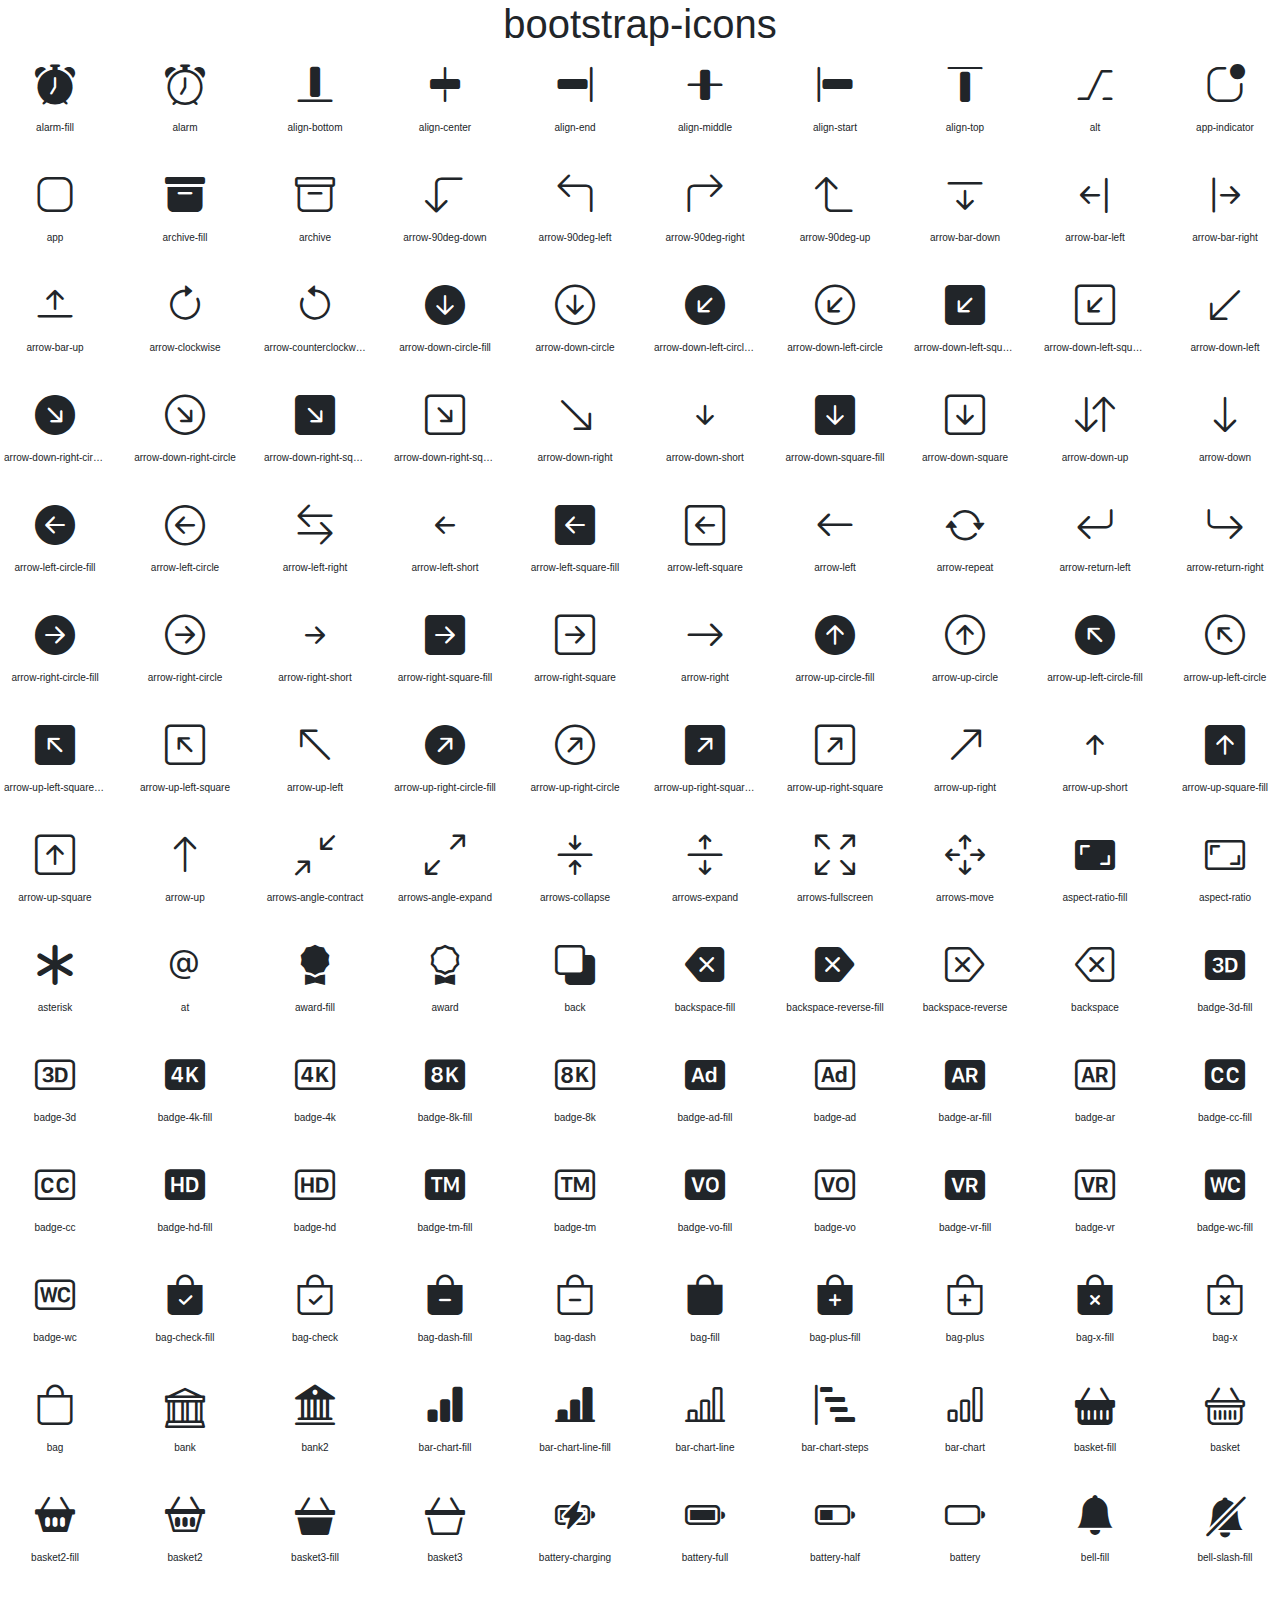
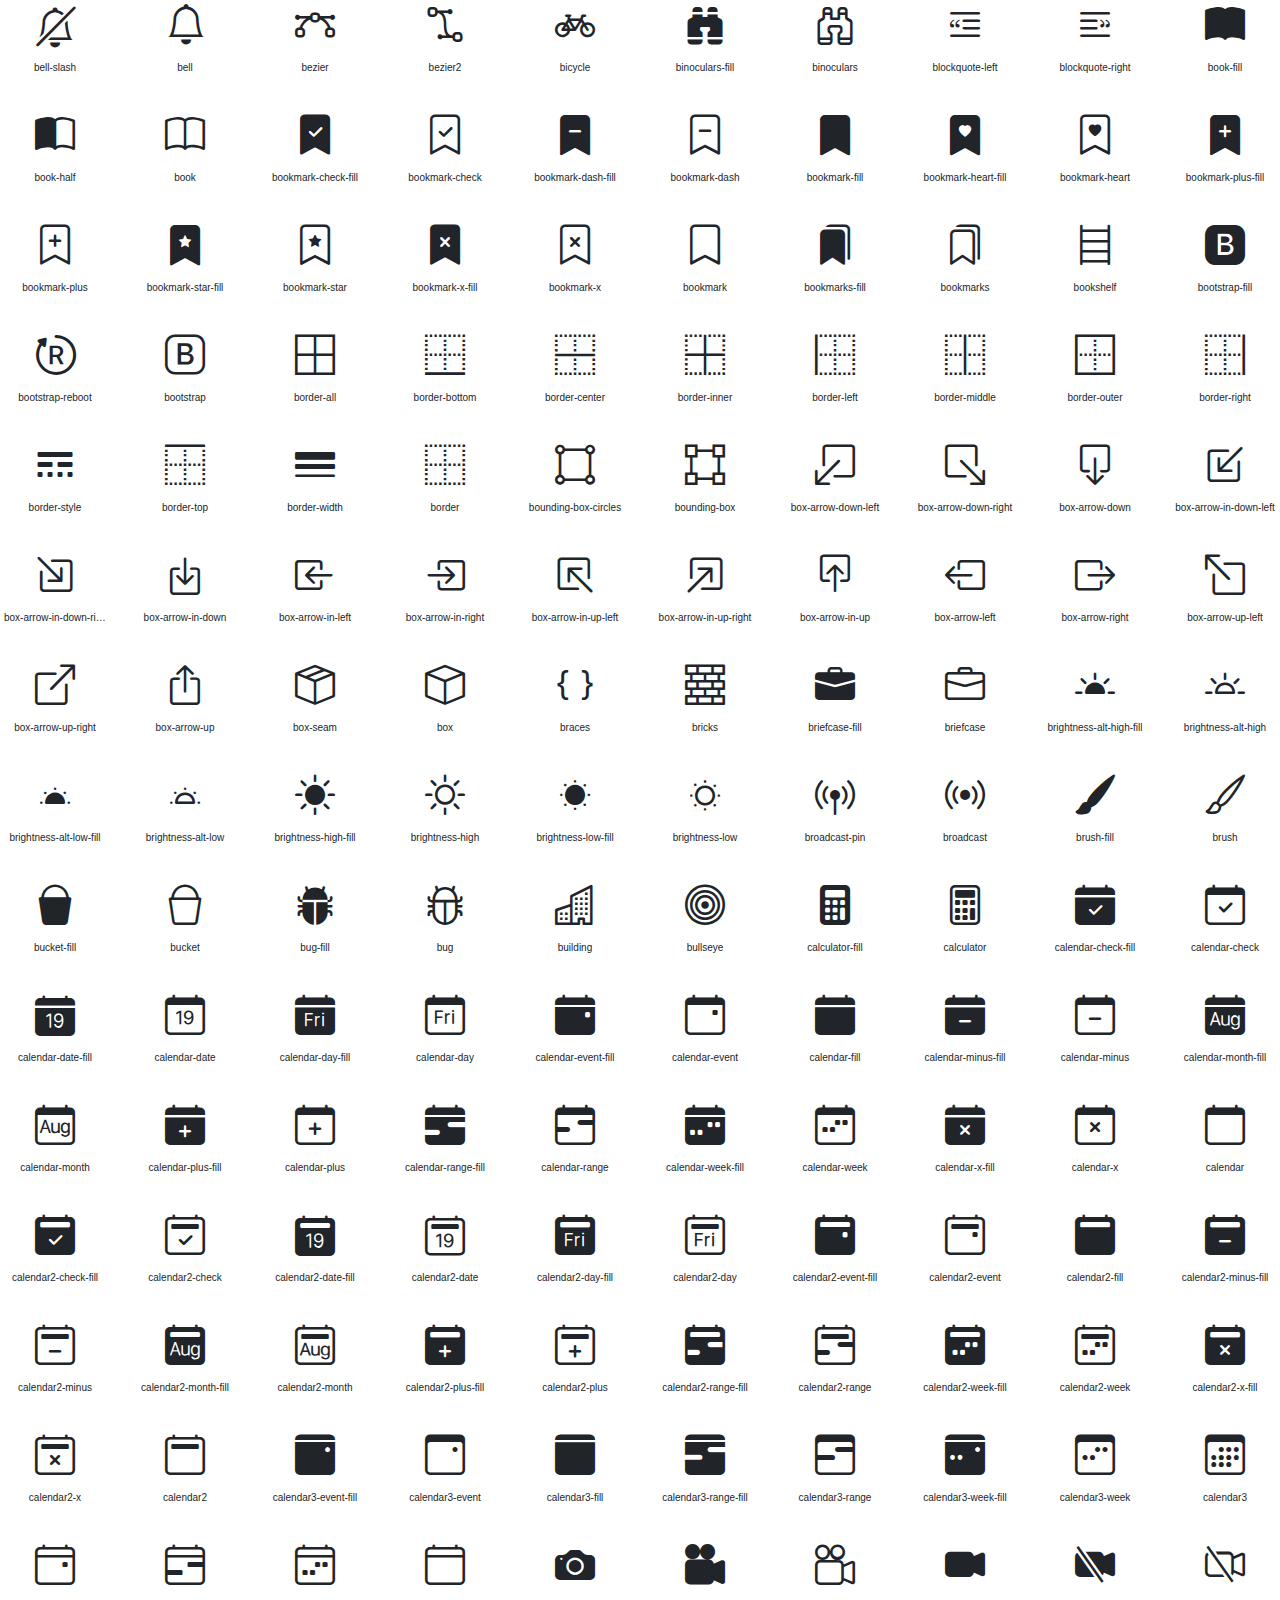
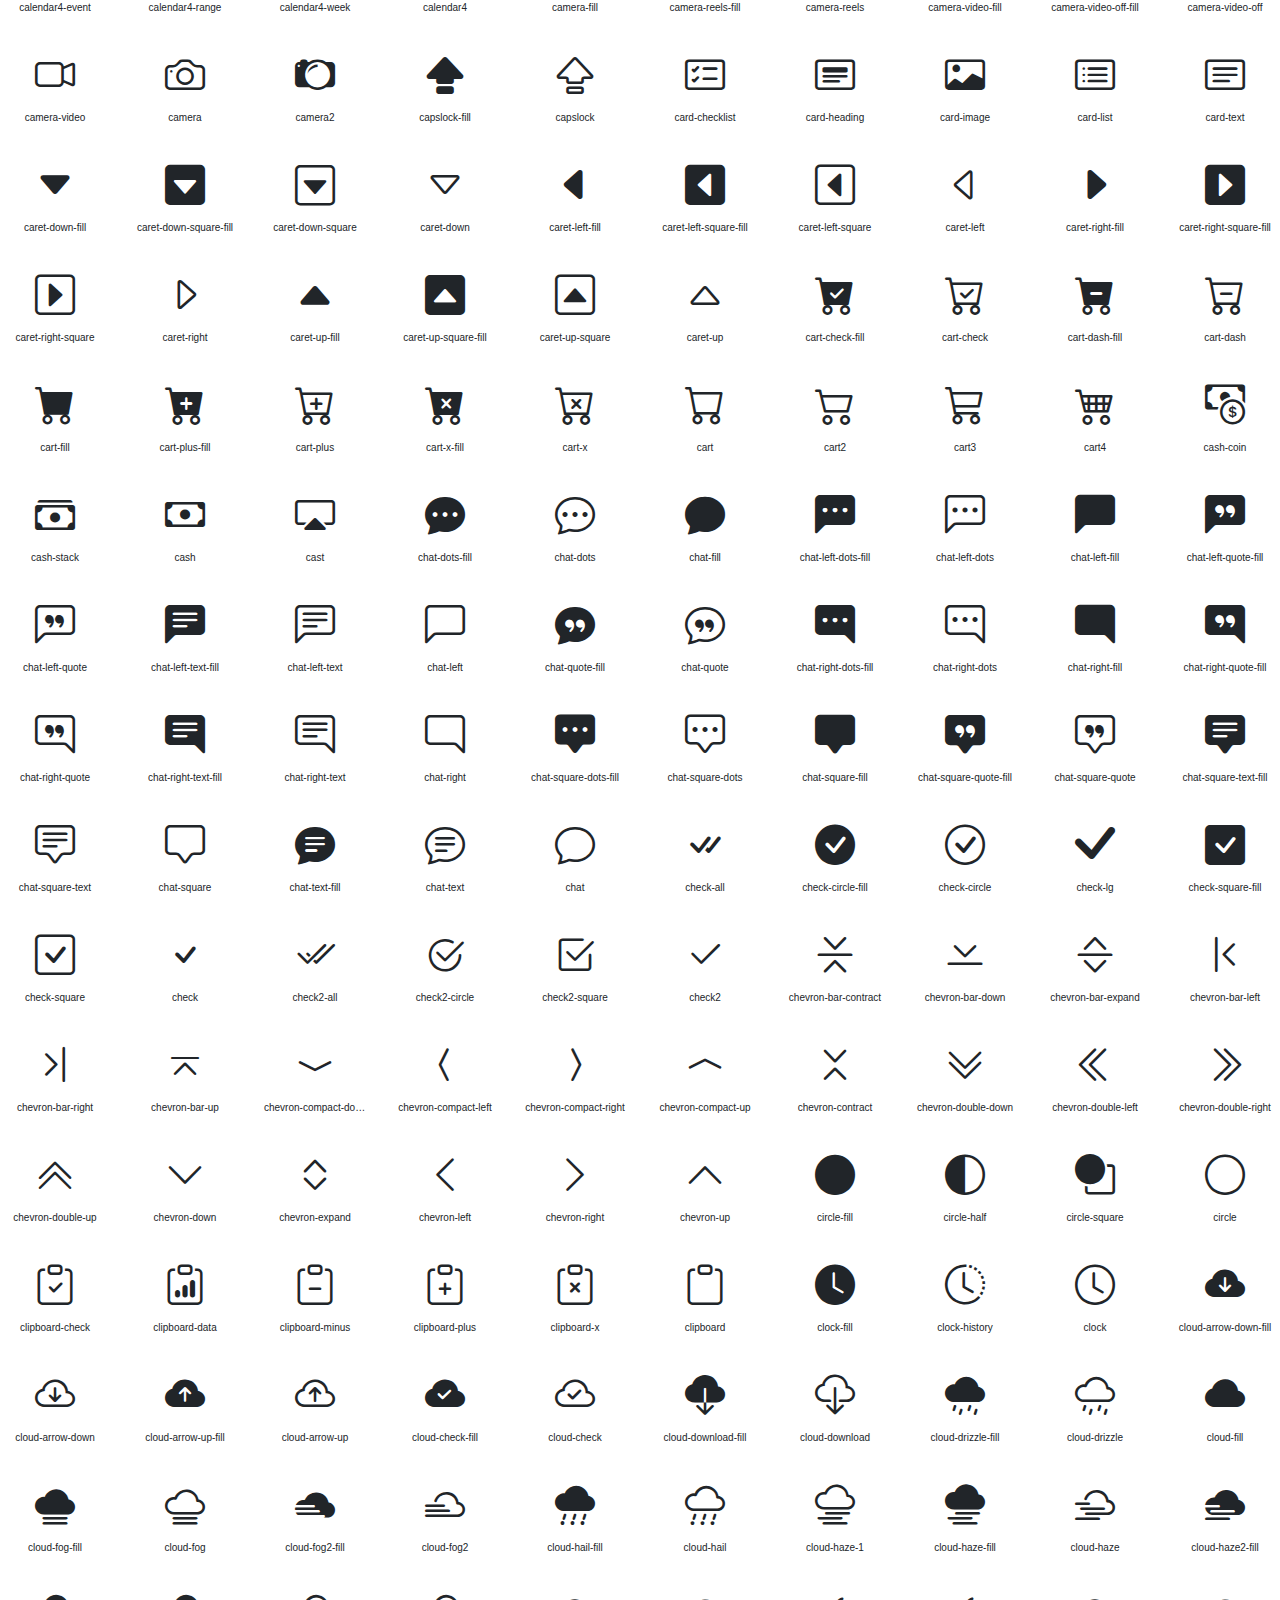
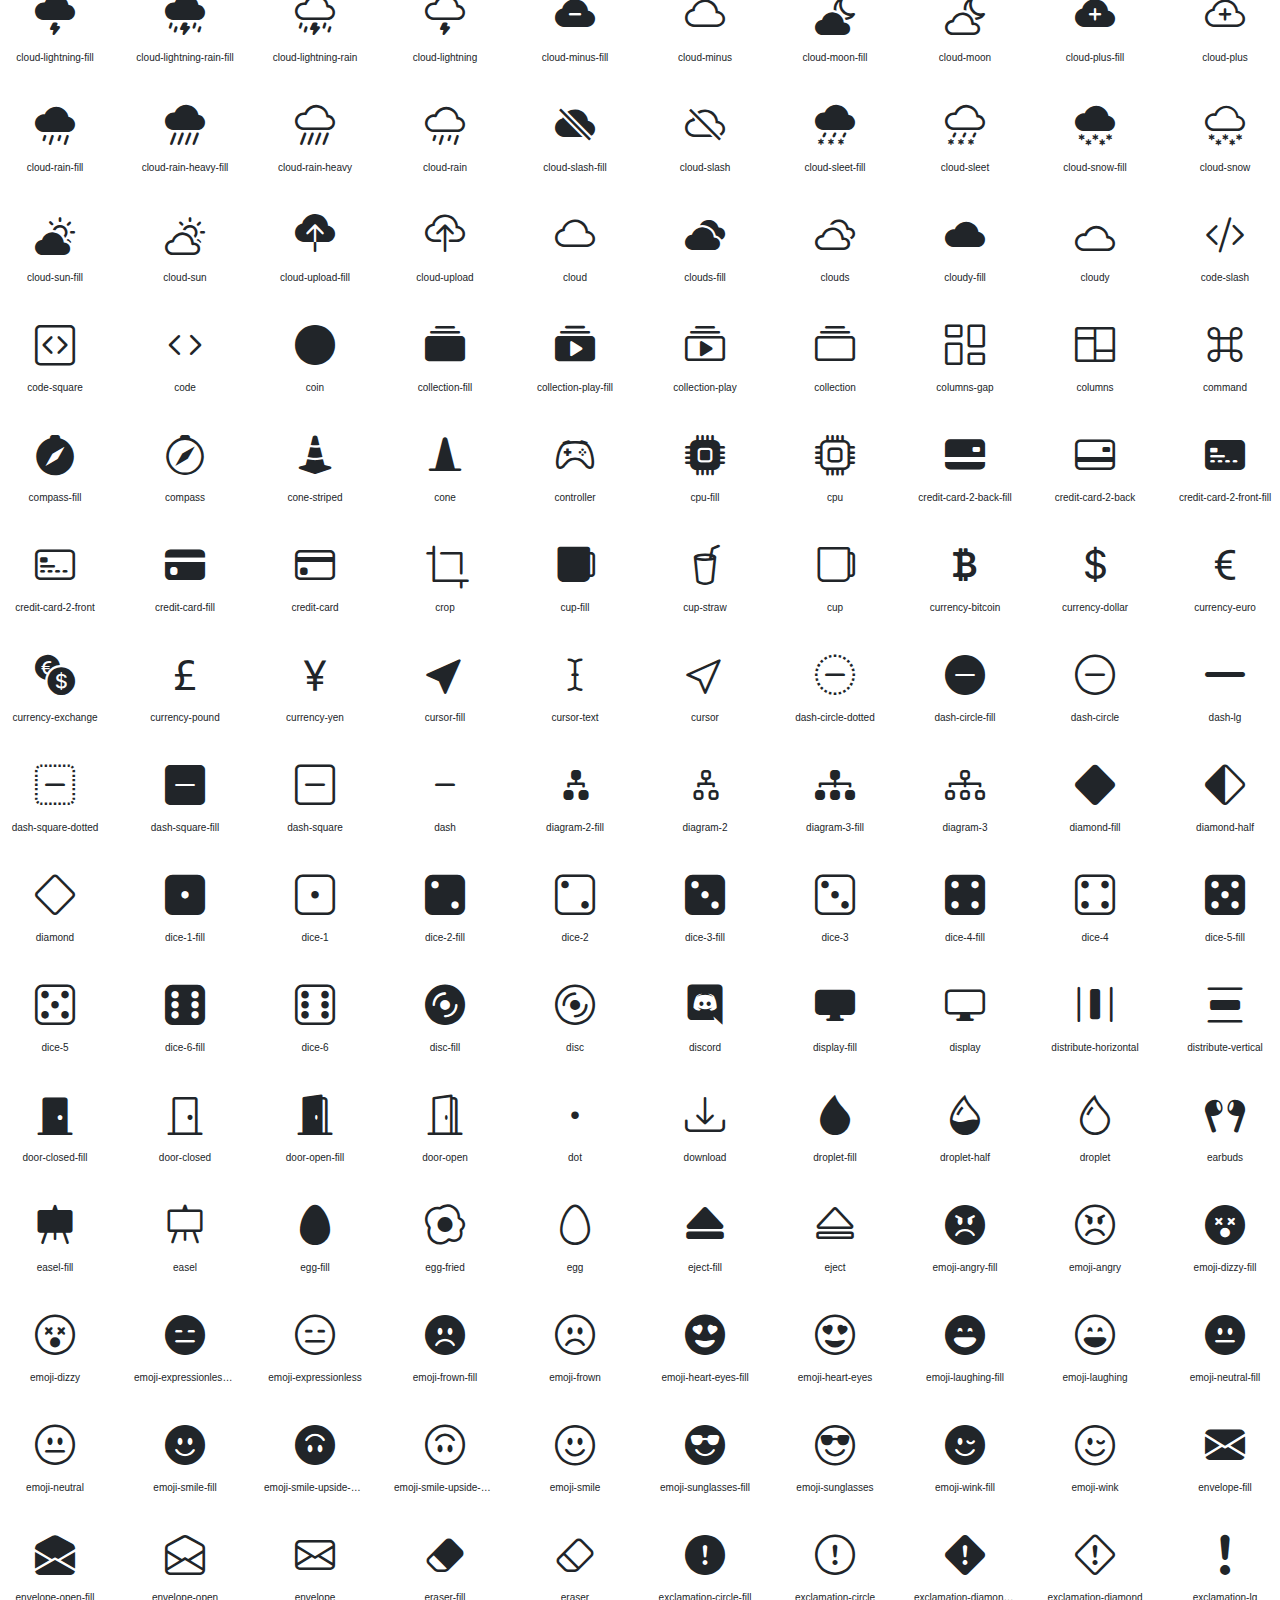
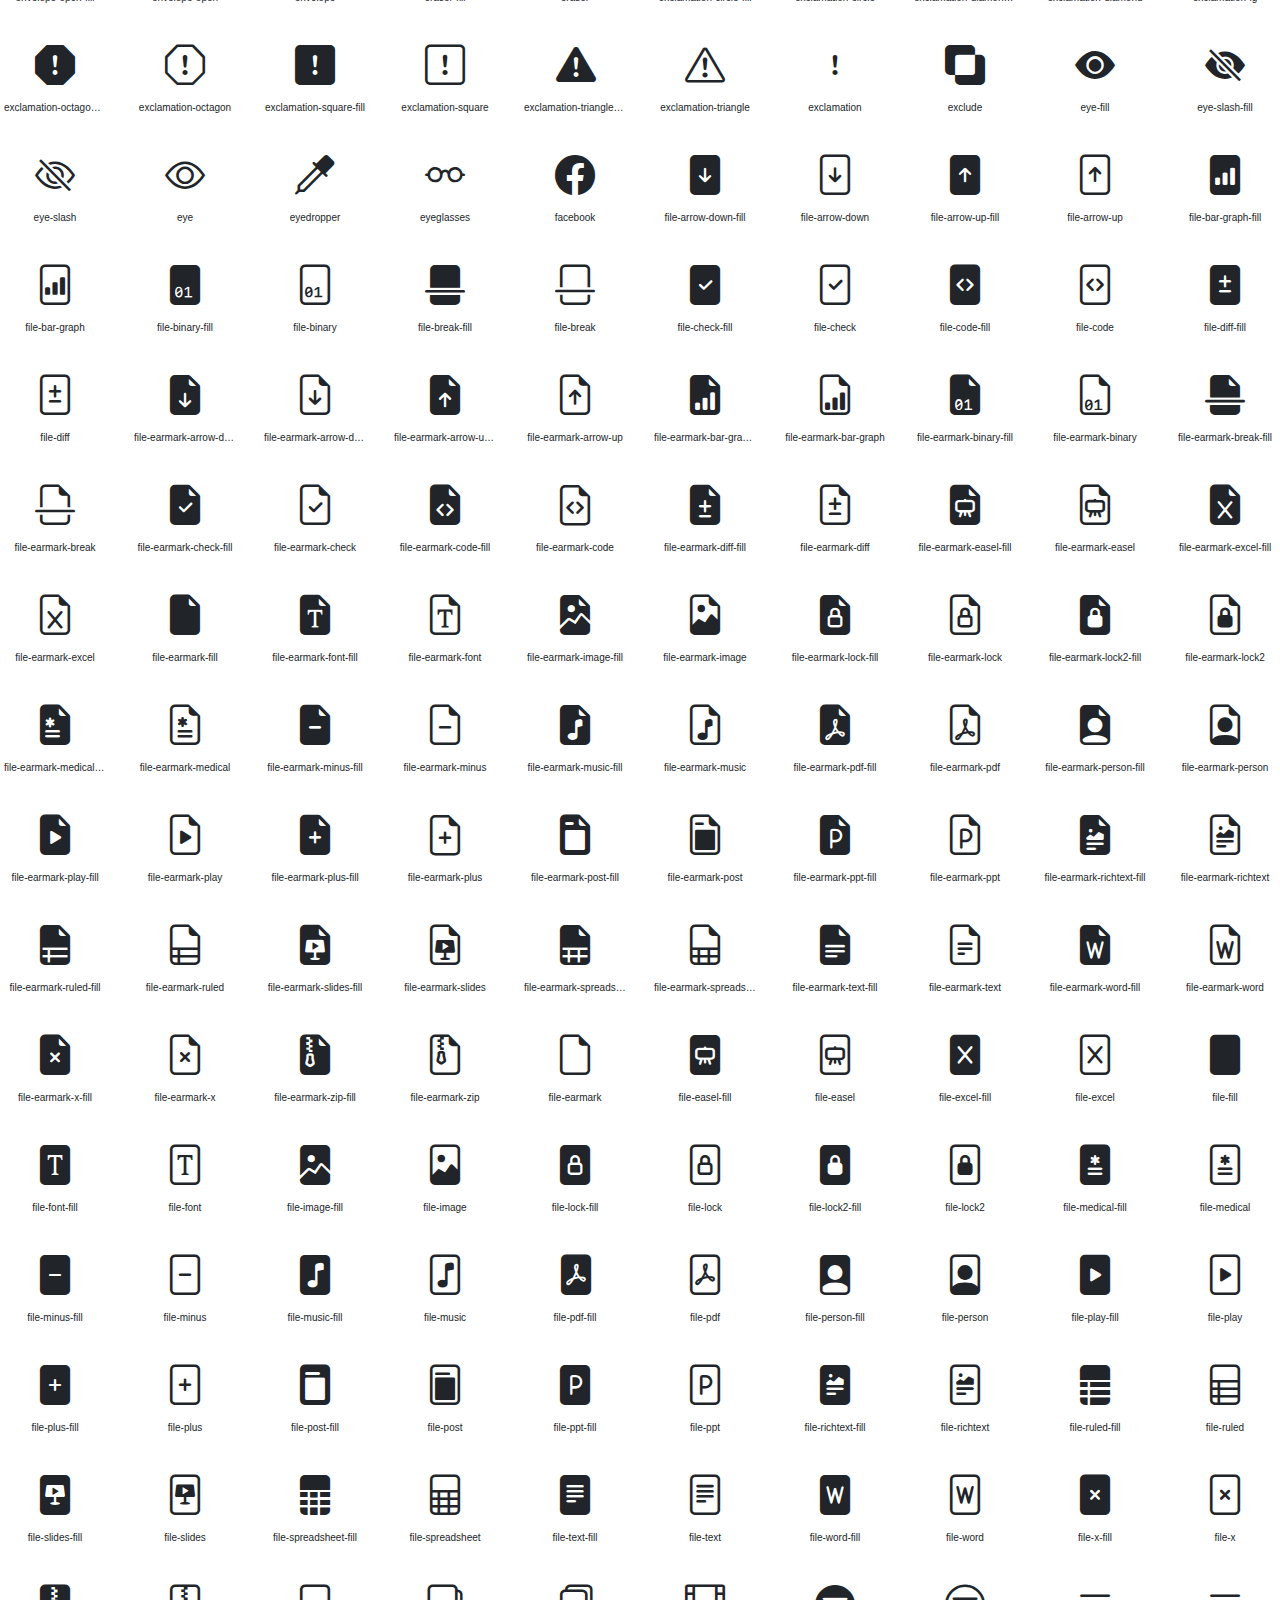
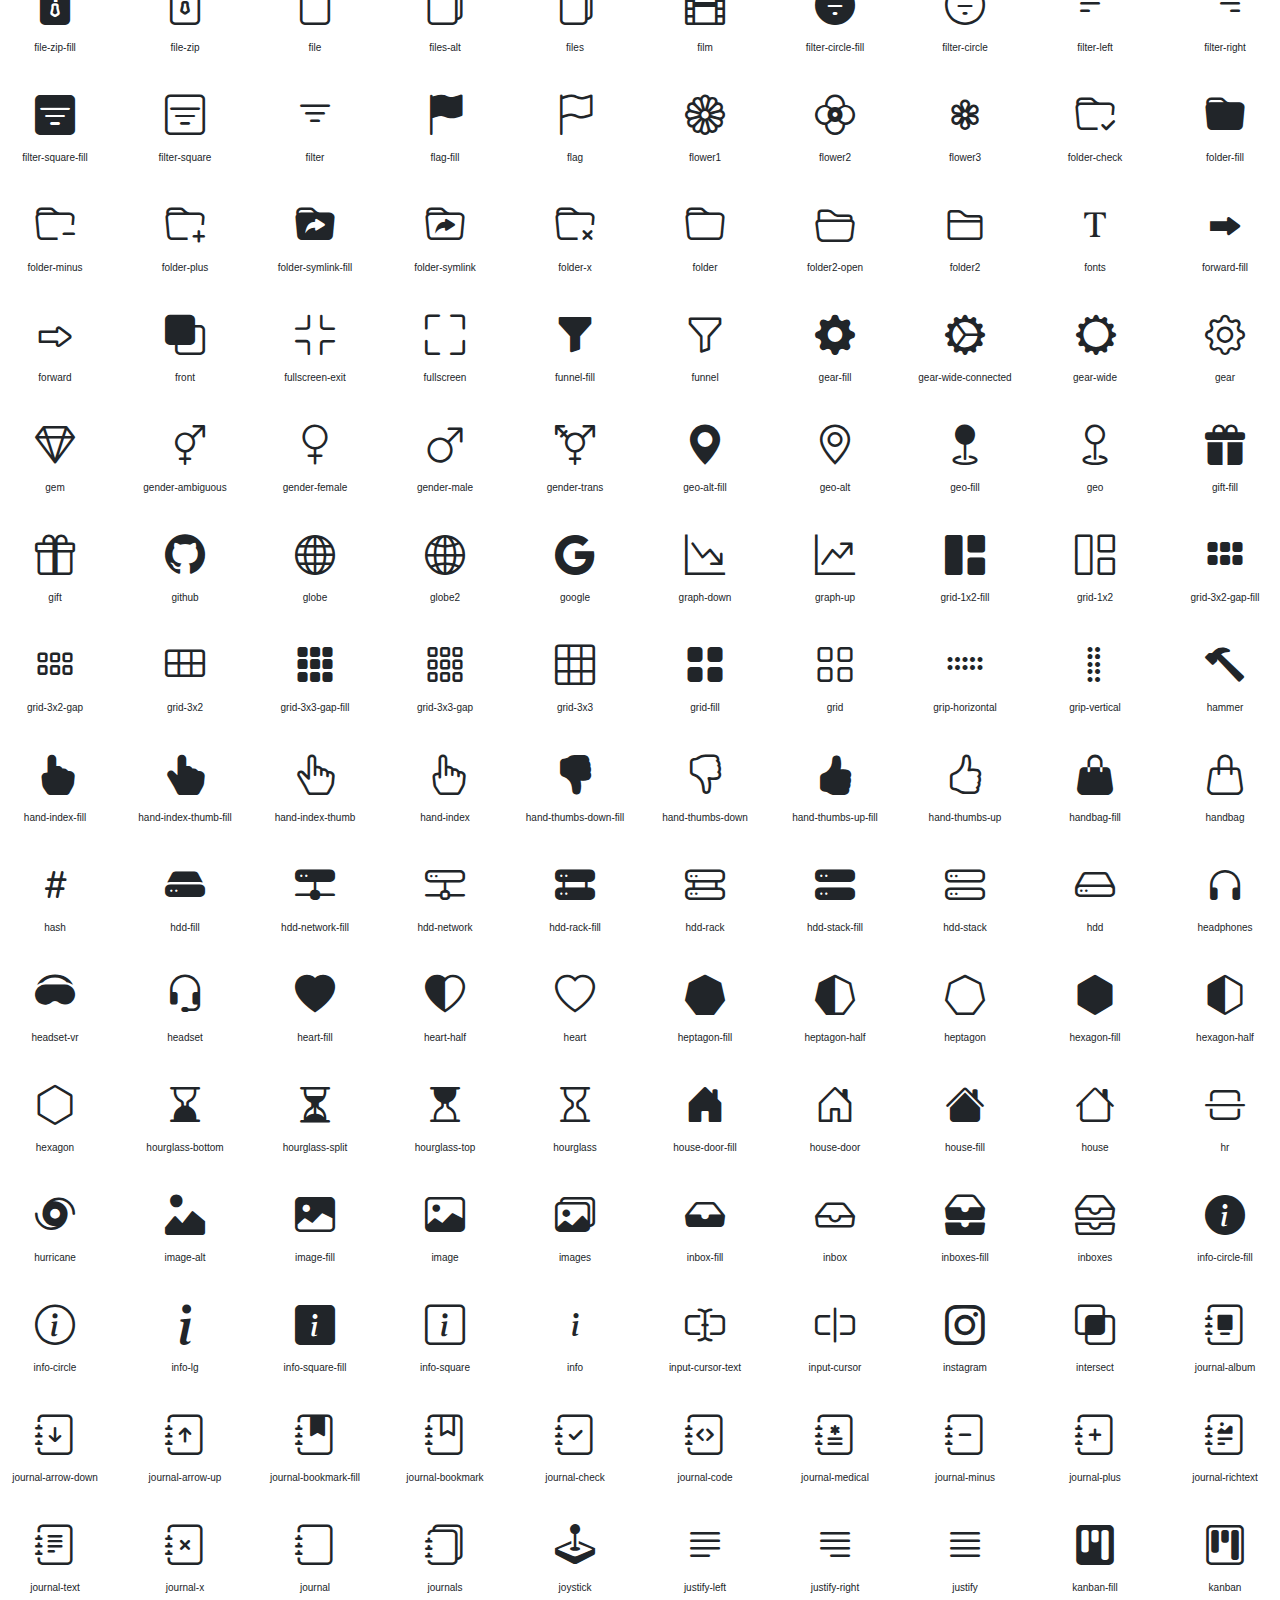
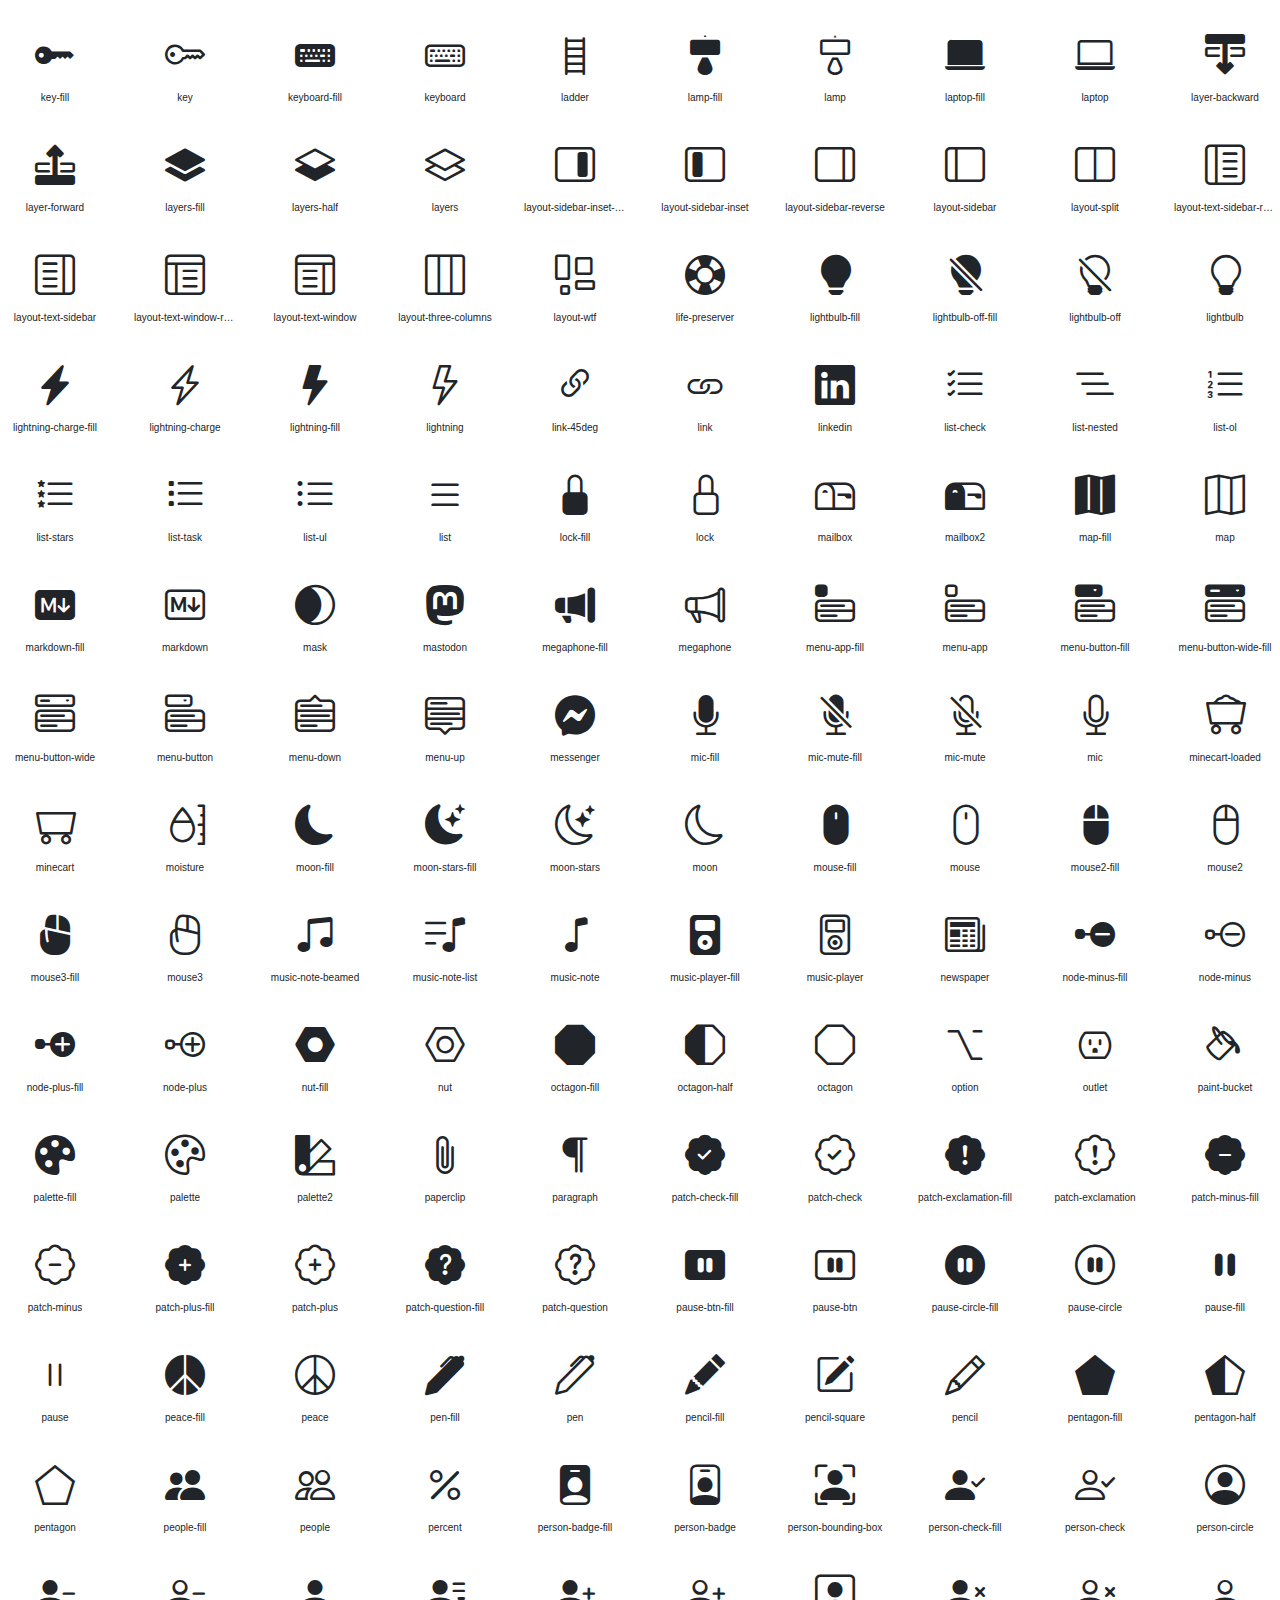
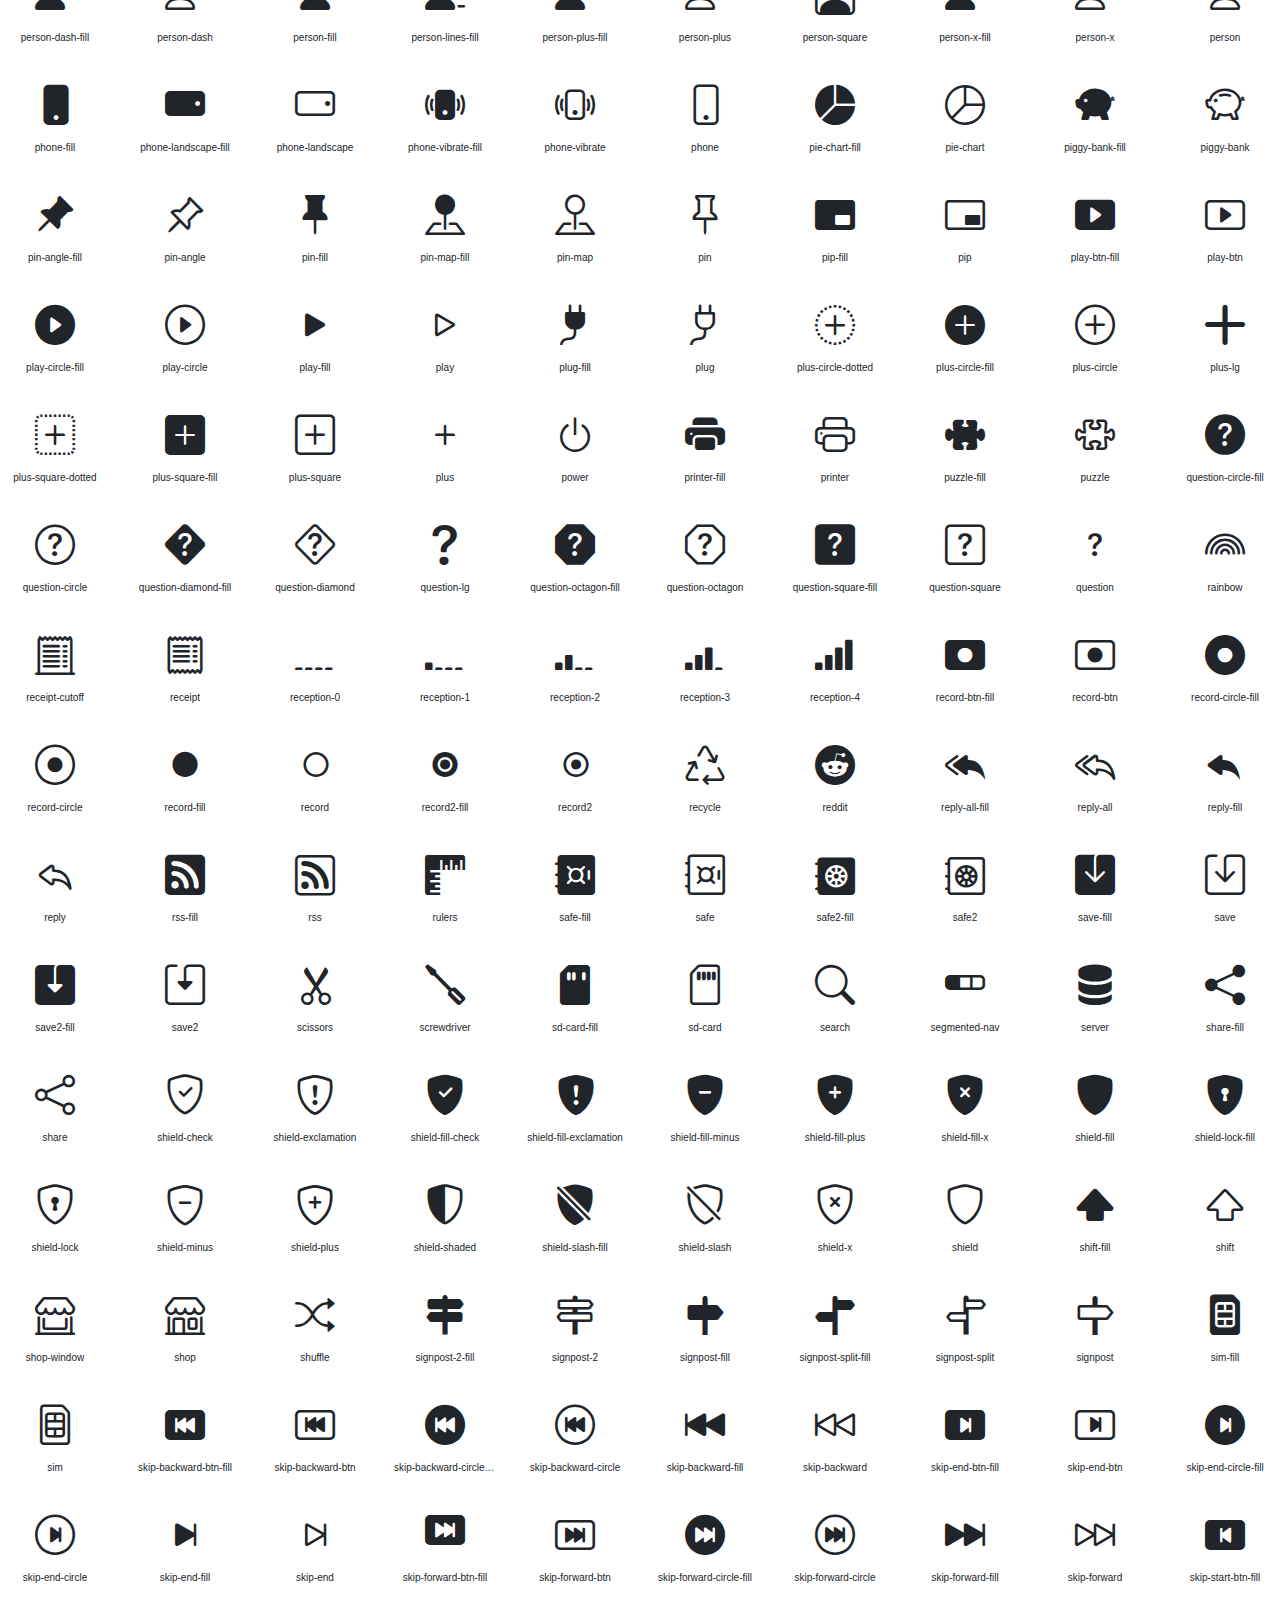
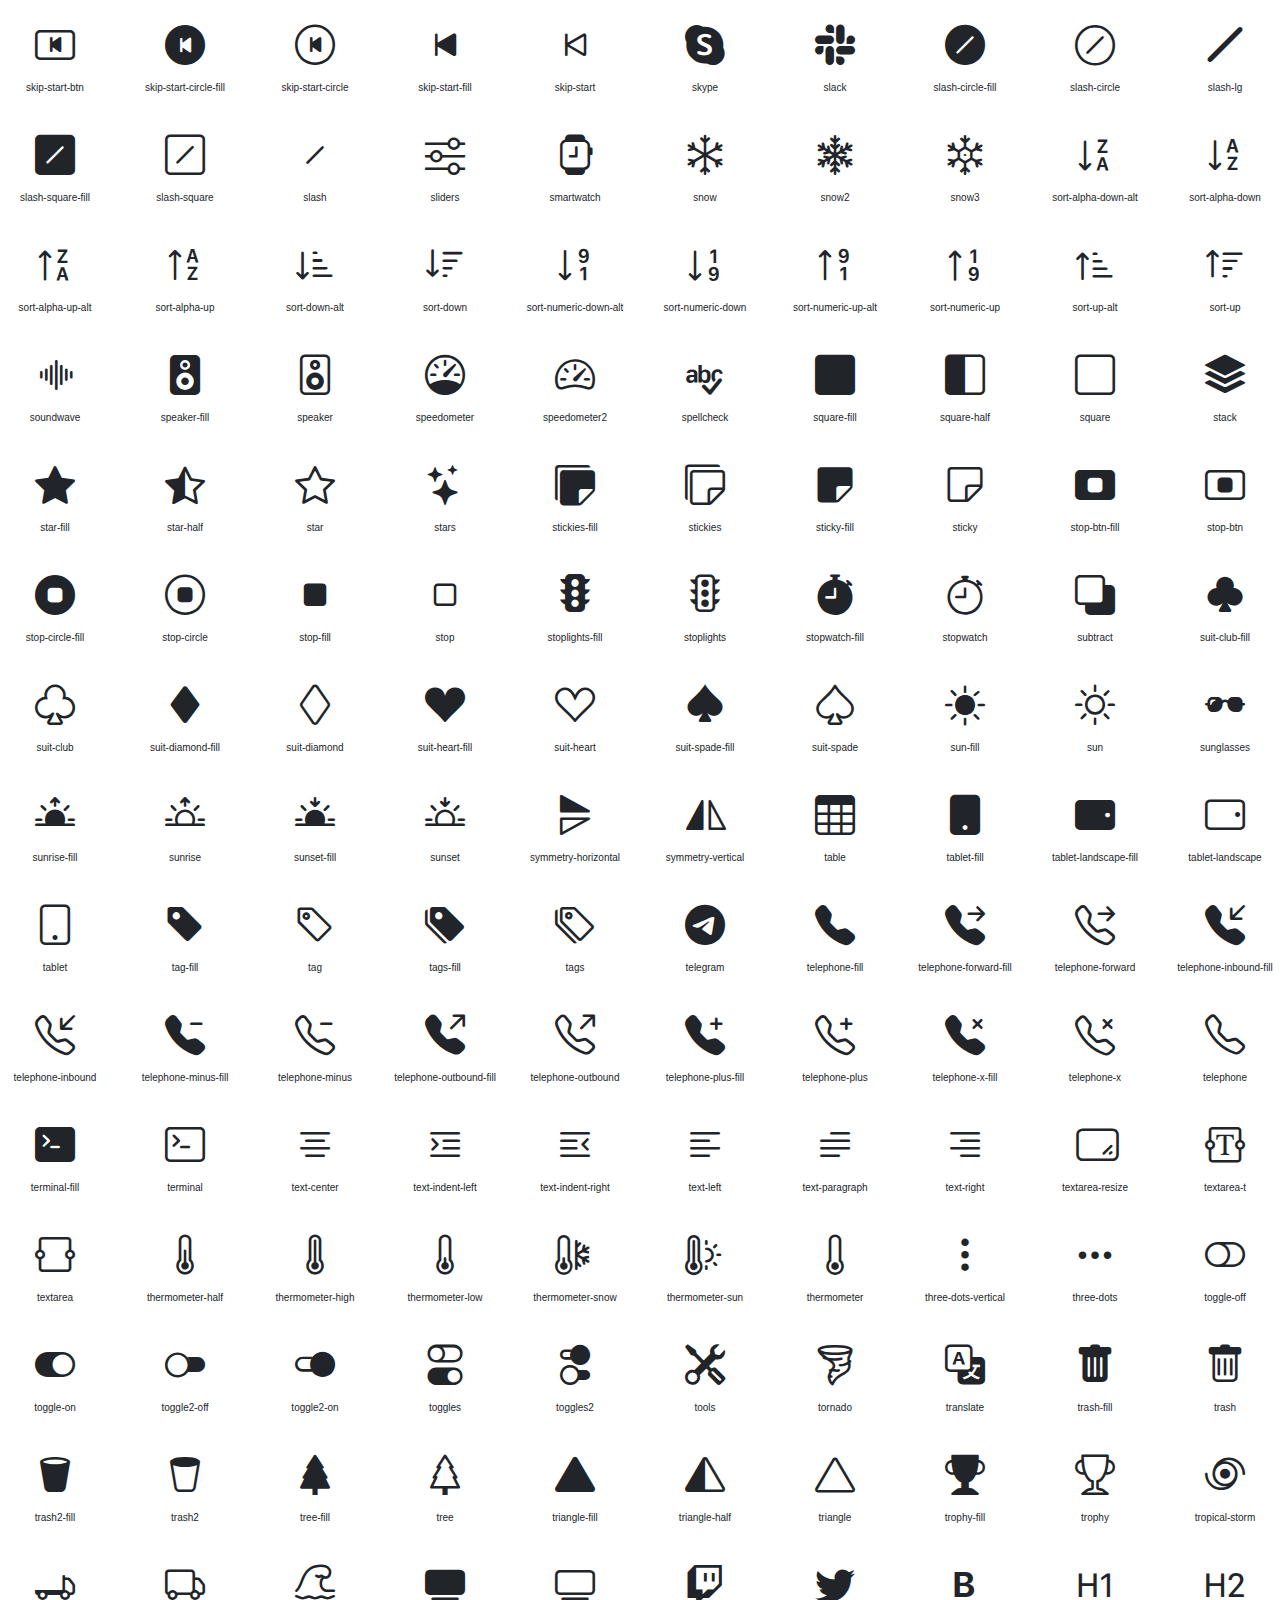
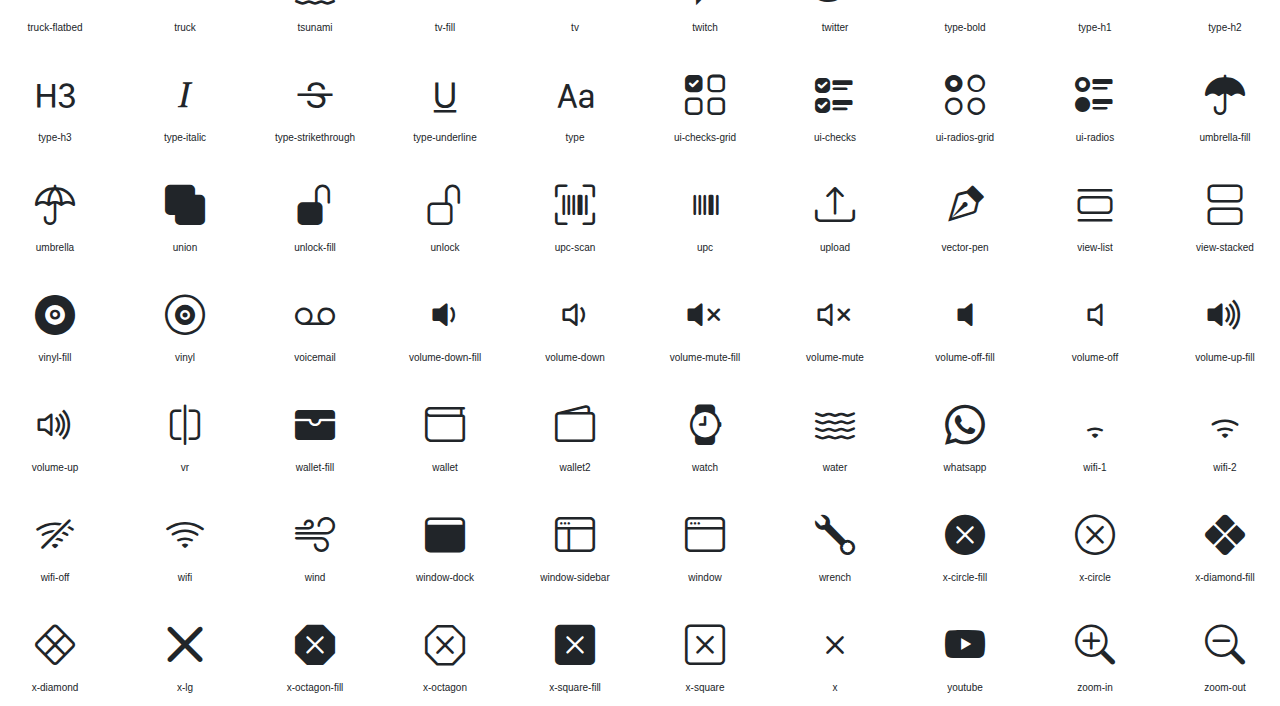
<file: assets/vendor/bootstrap-icons/index.html>
<!doctype html>
<html lang="en">
<head>
  <meta charset="utf-8">
  <title>bootstrap-icons</title>

  <style>
    .icons {
      display: grid;
      max-width: 100%;
      grid-template-columns: repeat(auto-fit, minmax(100px, 1fr) );
      gap: 1.25rem;
    }
    .icon {
      background-color: var(--bs-light);
      border-radius: .25rem;
    }
    .bi {
      margin: .25rem;
      font-size: 2.5rem;
    }
    .label {
      font-family: var(--bs-font-monospace);
    }
    .label {
      display: inline-block;
      width: 100%;
      overflow: hidden;
      padding: .25rem;
      font-size: .625rem;
      text-overflow: ellipsis;
      white-space: nowrap;
    }
  </style>

  <link rel="stylesheet" href="/assets/css/bootstrap.min.css">
  <link rel="stylesheet" href="bootstrap-icons.css">
</head>
<body class="text-center">

  <h1>bootstrap-icons</h1>

  <div class="icons">
    <div class="icon">
      <i class="bi bi-alarm-fill"></i>
      <div class="label">alarm-fill</div>
    </div>
    <div class="icon">
      <i class="bi bi-alarm"></i>
      <div class="label">alarm</div>
    </div>
    <div class="icon">
      <i class="bi bi-align-bottom"></i>
      <div class="label">align-bottom</div>
    </div>
    <div class="icon">
      <i class="bi bi-align-center"></i>
      <div class="label">align-center</div>
    </div>
    <div class="icon">
      <i class="bi bi-align-end"></i>
      <div class="label">align-end</div>
    </div>
    <div class="icon">
      <i class="bi bi-align-middle"></i>
      <div class="label">align-middle</div>
    </div>
    <div class="icon">
      <i class="bi bi-align-start"></i>
      <div class="label">align-start</div>
    </div>
    <div class="icon">
      <i class="bi bi-align-top"></i>
      <div class="label">align-top</div>
    </div>
    <div class="icon">
      <i class="bi bi-alt"></i>
      <div class="label">alt</div>
    </div>
    <div class="icon">
      <i class="bi bi-app-indicator"></i>
      <div class="label">app-indicator</div>
    </div>
    <div class="icon">
      <i class="bi bi-app"></i>
      <div class="label">app</div>
    </div>
    <div class="icon">
      <i class="bi bi-archive-fill"></i>
      <div class="label">archive-fill</div>
    </div>
    <div class="icon">
      <i class="bi bi-archive"></i>
      <div class="label">archive</div>
    </div>
    <div class="icon">
      <i class="bi bi-arrow-90deg-down"></i>
      <div class="label">arrow-90deg-down</div>
    </div>
    <div class="icon">
      <i class="bi bi-arrow-90deg-left"></i>
      <div class="label">arrow-90deg-left</div>
    </div>
    <div class="icon">
      <i class="bi bi-arrow-90deg-right"></i>
      <div class="label">arrow-90deg-right</div>
    </div>
    <div class="icon">
      <i class="bi bi-arrow-90deg-up"></i>
      <div class="label">arrow-90deg-up</div>
    </div>
    <div class="icon">
      <i class="bi bi-arrow-bar-down"></i>
      <div class="label">arrow-bar-down</div>
    </div>
    <div class="icon">
      <i class="bi bi-arrow-bar-left"></i>
      <div class="label">arrow-bar-left</div>
    </div>
    <div class="icon">
      <i class="bi bi-arrow-bar-right"></i>
      <div class="label">arrow-bar-right</div>
    </div>
    <div class="icon">
      <i class="bi bi-arrow-bar-up"></i>
      <div class="label">arrow-bar-up</div>
    </div>
    <div class="icon">
      <i class="bi bi-arrow-clockwise"></i>
      <div class="label">arrow-clockwise</div>
    </div>
    <div class="icon">
      <i class="bi bi-arrow-counterclockwise"></i>
      <div class="label">arrow-counterclockwise</div>
    </div>
    <div class="icon">
      <i class="bi bi-arrow-down-circle-fill"></i>
      <div class="label">arrow-down-circle-fill</div>
    </div>
    <div class="icon">
      <i class="bi bi-arrow-down-circle"></i>
      <div class="label">arrow-down-circle</div>
    </div>
    <div class="icon">
      <i class="bi bi-arrow-down-left-circle-fill"></i>
      <div class="label">arrow-down-left-circle-fill</div>
    </div>
    <div class="icon">
      <i class="bi bi-arrow-down-left-circle"></i>
      <div class="label">arrow-down-left-circle</div>
    </div>
    <div class="icon">
      <i class="bi bi-arrow-down-left-square-fill"></i>
      <div class="label">arrow-down-left-square-fill</div>
    </div>
    <div class="icon">
      <i class="bi bi-arrow-down-left-square"></i>
      <div class="label">arrow-down-left-square</div>
    </div>
    <div class="icon">
      <i class="bi bi-arrow-down-left"></i>
      <div class="label">arrow-down-left</div>
    </div>
    <div class="icon">
      <i class="bi bi-arrow-down-right-circle-fill"></i>
      <div class="label">arrow-down-right-circle-fill</div>
    </div>
    <div class="icon">
      <i class="bi bi-arrow-down-right-circle"></i>
      <div class="label">arrow-down-right-circle</div>
    </div>
    <div class="icon">
      <i class="bi bi-arrow-down-right-square-fill"></i>
      <div class="label">arrow-down-right-square-fill</div>
    </div>
    <div class="icon">
      <i class="bi bi-arrow-down-right-square"></i>
      <div class="label">arrow-down-right-square</div>
    </div>
    <div class="icon">
      <i class="bi bi-arrow-down-right"></i>
      <div class="label">arrow-down-right</div>
    </div>
    <div class="icon">
      <i class="bi bi-arrow-down-short"></i>
      <div class="label">arrow-down-short</div>
    </div>
    <div class="icon">
      <i class="bi bi-arrow-down-square-fill"></i>
      <div class="label">arrow-down-square-fill</div>
    </div>
    <div class="icon">
      <i class="bi bi-arrow-down-square"></i>
      <div class="label">arrow-down-square</div>
    </div>
    <div class="icon">
      <i class="bi bi-arrow-down-up"></i>
      <div class="label">arrow-down-up</div>
    </div>
    <div class="icon">
      <i class="bi bi-arrow-down"></i>
      <div class="label">arrow-down</div>
    </div>
    <div class="icon">
      <i class="bi bi-arrow-left-circle-fill"></i>
      <div class="label">arrow-left-circle-fill</div>
    </div>
    <div class="icon">
      <i class="bi bi-arrow-left-circle"></i>
      <div class="label">arrow-left-circle</div>
    </div>
    <div class="icon">
      <i class="bi bi-arrow-left-right"></i>
      <div class="label">arrow-left-right</div>
    </div>
    <div class="icon">
      <i class="bi bi-arrow-left-short"></i>
      <div class="label">arrow-left-short</div>
    </div>
    <div class="icon">
      <i class="bi bi-arrow-left-square-fill"></i>
      <div class="label">arrow-left-square-fill</div>
    </div>
    <div class="icon">
      <i class="bi bi-arrow-left-square"></i>
      <div class="label">arrow-left-square</div>
    </div>
    <div class="icon">
      <i class="bi bi-arrow-left"></i>
      <div class="label">arrow-left</div>
    </div>
    <div class="icon">
      <i class="bi bi-arrow-repeat"></i>
      <div class="label">arrow-repeat</div>
    </div>
    <div class="icon">
      <i class="bi bi-arrow-return-left"></i>
      <div class="label">arrow-return-left</div>
    </div>
    <div class="icon">
      <i class="bi bi-arrow-return-right"></i>
      <div class="label">arrow-return-right</div>
    </div>
    <div class="icon">
      <i class="bi bi-arrow-right-circle-fill"></i>
      <div class="label">arrow-right-circle-fill</div>
    </div>
    <div class="icon">
      <i class="bi bi-arrow-right-circle"></i>
      <div class="label">arrow-right-circle</div>
    </div>
    <div class="icon">
      <i class="bi bi-arrow-right-short"></i>
      <div class="label">arrow-right-short</div>
    </div>
    <div class="icon">
      <i class="bi bi-arrow-right-square-fill"></i>
      <div class="label">arrow-right-square-fill</div>
    </div>
    <div class="icon">
      <i class="bi bi-arrow-right-square"></i>
      <div class="label">arrow-right-square</div>
    </div>
    <div class="icon">
      <i class="bi bi-arrow-right"></i>
      <div class="label">arrow-right</div>
    </div>
    <div class="icon">
      <i class="bi bi-arrow-up-circle-fill"></i>
      <div class="label">arrow-up-circle-fill</div>
    </div>
    <div class="icon">
      <i class="bi bi-arrow-up-circle"></i>
      <div class="label">arrow-up-circle</div>
    </div>
    <div class="icon">
      <i class="bi bi-arrow-up-left-circle-fill"></i>
      <div class="label">arrow-up-left-circle-fill</div>
    </div>
    <div class="icon">
      <i class="bi bi-arrow-up-left-circle"></i>
      <div class="label">arrow-up-left-circle</div>
    </div>
    <div class="icon">
      <i class="bi bi-arrow-up-left-square-fill"></i>
      <div class="label">arrow-up-left-square-fill</div>
    </div>
    <div class="icon">
      <i class="bi bi-arrow-up-left-square"></i>
      <div class="label">arrow-up-left-square</div>
    </div>
    <div class="icon">
      <i class="bi bi-arrow-up-left"></i>
      <div class="label">arrow-up-left</div>
    </div>
    <div class="icon">
      <i class="bi bi-arrow-up-right-circle-fill"></i>
      <div class="label">arrow-up-right-circle-fill</div>
    </div>
    <div class="icon">
      <i class="bi bi-arrow-up-right-circle"></i>
      <div class="label">arrow-up-right-circle</div>
    </div>
    <div class="icon">
      <i class="bi bi-arrow-up-right-square-fill"></i>
      <div class="label">arrow-up-right-square-fill</div>
    </div>
    <div class="icon">
      <i class="bi bi-arrow-up-right-square"></i>
      <div class="label">arrow-up-right-square</div>
    </div>
    <div class="icon">
      <i class="bi bi-arrow-up-right"></i>
      <div class="label">arrow-up-right</div>
    </div>
    <div class="icon">
      <i class="bi bi-arrow-up-short"></i>
      <div class="label">arrow-up-short</div>
    </div>
    <div class="icon">
      <i class="bi bi-arrow-up-square-fill"></i>
      <div class="label">arrow-up-square-fill</div>
    </div>
    <div class="icon">
      <i class="bi bi-arrow-up-square"></i>
      <div class="label">arrow-up-square</div>
    </div>
    <div class="icon">
      <i class="bi bi-arrow-up"></i>
      <div class="label">arrow-up</div>
    </div>
    <div class="icon">
      <i class="bi bi-arrows-angle-contract"></i>
      <div class="label">arrows-angle-contract</div>
    </div>
    <div class="icon">
      <i class="bi bi-arrows-angle-expand"></i>
      <div class="label">arrows-angle-expand</div>
    </div>
    <div class="icon">
      <i class="bi bi-arrows-collapse"></i>
      <div class="label">arrows-collapse</div>
    </div>
    <div class="icon">
      <i class="bi bi-arrows-expand"></i>
      <div class="label">arrows-expand</div>
    </div>
    <div class="icon">
      <i class="bi bi-arrows-fullscreen"></i>
      <div class="label">arrows-fullscreen</div>
    </div>
    <div class="icon">
      <i class="bi bi-arrows-move"></i>
      <div class="label">arrows-move</div>
    </div>
    <div class="icon">
      <i class="bi bi-aspect-ratio-fill"></i>
      <div class="label">aspect-ratio-fill</div>
    </div>
    <div class="icon">
      <i class="bi bi-aspect-ratio"></i>
      <div class="label">aspect-ratio</div>
    </div>
    <div class="icon">
      <i class="bi bi-asterisk"></i>
      <div class="label">asterisk</div>
    </div>
    <div class="icon">
      <i class="bi bi-at"></i>
      <div class="label">at</div>
    </div>
    <div class="icon">
      <i class="bi bi-award-fill"></i>
      <div class="label">award-fill</div>
    </div>
    <div class="icon">
      <i class="bi bi-award"></i>
      <div class="label">award</div>
    </div>
    <div class="icon">
      <i class="bi bi-back"></i>
      <div class="label">back</div>
    </div>
    <div class="icon">
      <i class="bi bi-backspace-fill"></i>
      <div class="label">backspace-fill</div>
    </div>
    <div class="icon">
      <i class="bi bi-backspace-reverse-fill"></i>
      <div class="label">backspace-reverse-fill</div>
    </div>
    <div class="icon">
      <i class="bi bi-backspace-reverse"></i>
      <div class="label">backspace-reverse</div>
    </div>
    <div class="icon">
      <i class="bi bi-backspace"></i>
      <div class="label">backspace</div>
    </div>
    <div class="icon">
      <i class="bi bi-badge-3d-fill"></i>
      <div class="label">badge-3d-fill</div>
    </div>
    <div class="icon">
      <i class="bi bi-badge-3d"></i>
      <div class="label">badge-3d</div>
    </div>
    <div class="icon">
      <i class="bi bi-badge-4k-fill"></i>
      <div class="label">badge-4k-fill</div>
    </div>
    <div class="icon">
      <i class="bi bi-badge-4k"></i>
      <div class="label">badge-4k</div>
    </div>
    <div class="icon">
      <i class="bi bi-badge-8k-fill"></i>
      <div class="label">badge-8k-fill</div>
    </div>
    <div class="icon">
      <i class="bi bi-badge-8k"></i>
      <div class="label">badge-8k</div>
    </div>
    <div class="icon">
      <i class="bi bi-badge-ad-fill"></i>
      <div class="label">badge-ad-fill</div>
    </div>
    <div class="icon">
      <i class="bi bi-badge-ad"></i>
      <div class="label">badge-ad</div>
    </div>
    <div class="icon">
      <i class="bi bi-badge-ar-fill"></i>
      <div class="label">badge-ar-fill</div>
    </div>
    <div class="icon">
      <i class="bi bi-badge-ar"></i>
      <div class="label">badge-ar</div>
    </div>
    <div class="icon">
      <i class="bi bi-badge-cc-fill"></i>
      <div class="label">badge-cc-fill</div>
    </div>
    <div class="icon">
      <i class="bi bi-badge-cc"></i>
      <div class="label">badge-cc</div>
    </div>
    <div class="icon">
      <i class="bi bi-badge-hd-fill"></i>
      <div class="label">badge-hd-fill</div>
    </div>
    <div class="icon">
      <i class="bi bi-badge-hd"></i>
      <div class="label">badge-hd</div>
    </div>
    <div class="icon">
      <i class="bi bi-badge-tm-fill"></i>
      <div class="label">badge-tm-fill</div>
    </div>
    <div class="icon">
      <i class="bi bi-badge-tm"></i>
      <div class="label">badge-tm</div>
    </div>
    <div class="icon">
      <i class="bi bi-badge-vo-fill"></i>
      <div class="label">badge-vo-fill</div>
    </div>
    <div class="icon">
      <i class="bi bi-badge-vo"></i>
      <div class="label">badge-vo</div>
    </div>
    <div class="icon">
      <i class="bi bi-badge-vr-fill"></i>
      <div class="label">badge-vr-fill</div>
    </div>
    <div class="icon">
      <i class="bi bi-badge-vr"></i>
      <div class="label">badge-vr</div>
    </div>
    <div class="icon">
      <i class="bi bi-badge-wc-fill"></i>
      <div class="label">badge-wc-fill</div>
    </div>
    <div class="icon">
      <i class="bi bi-badge-wc"></i>
      <div class="label">badge-wc</div>
    </div>
    <div class="icon">
      <i class="bi bi-bag-check-fill"></i>
      <div class="label">bag-check-fill</div>
    </div>
    <div class="icon">
      <i class="bi bi-bag-check"></i>
      <div class="label">bag-check</div>
    </div>
    <div class="icon">
      <i class="bi bi-bag-dash-fill"></i>
      <div class="label">bag-dash-fill</div>
    </div>
    <div class="icon">
      <i class="bi bi-bag-dash"></i>
      <div class="label">bag-dash</div>
    </div>
    <div class="icon">
      <i class="bi bi-bag-fill"></i>
      <div class="label">bag-fill</div>
    </div>
    <div class="icon">
      <i class="bi bi-bag-plus-fill"></i>
      <div class="label">bag-plus-fill</div>
    </div>
    <div class="icon">
      <i class="bi bi-bag-plus"></i>
      <div class="label">bag-plus</div>
    </div>
    <div class="icon">
      <i class="bi bi-bag-x-fill"></i>
      <div class="label">bag-x-fill</div>
    </div>
    <div class="icon">
      <i class="bi bi-bag-x"></i>
      <div class="label">bag-x</div>
    </div>
    <div class="icon">
      <i class="bi bi-bag"></i>
      <div class="label">bag</div>
    </div>
    <div class="icon">
      <i class="bi bi-bank"></i>
      <div class="label">bank</div>
    </div>
    <div class="icon">
      <i class="bi bi-bank2"></i>
      <div class="label">bank2</div>
    </div>
    <div class="icon">
      <i class="bi bi-bar-chart-fill"></i>
      <div class="label">bar-chart-fill</div>
    </div>
    <div class="icon">
      <i class="bi bi-bar-chart-line-fill"></i>
      <div class="label">bar-chart-line-fill</div>
    </div>
    <div class="icon">
      <i class="bi bi-bar-chart-line"></i>
      <div class="label">bar-chart-line</div>
    </div>
    <div class="icon">
      <i class="bi bi-bar-chart-steps"></i>
      <div class="label">bar-chart-steps</div>
    </div>
    <div class="icon">
      <i class="bi bi-bar-chart"></i>
      <div class="label">bar-chart</div>
    </div>
    <div class="icon">
      <i class="bi bi-basket-fill"></i>
      <div class="label">basket-fill</div>
    </div>
    <div class="icon">
      <i class="bi bi-basket"></i>
      <div class="label">basket</div>
    </div>
    <div class="icon">
      <i class="bi bi-basket2-fill"></i>
      <div class="label">basket2-fill</div>
    </div>
    <div class="icon">
      <i class="bi bi-basket2"></i>
      <div class="label">basket2</div>
    </div>
    <div class="icon">
      <i class="bi bi-basket3-fill"></i>
      <div class="label">basket3-fill</div>
    </div>
    <div class="icon">
      <i class="bi bi-basket3"></i>
      <div class="label">basket3</div>
    </div>
    <div class="icon">
      <i class="bi bi-battery-charging"></i>
      <div class="label">battery-charging</div>
    </div>
    <div class="icon">
      <i class="bi bi-battery-full"></i>
      <div class="label">battery-full</div>
    </div>
    <div class="icon">
      <i class="bi bi-battery-half"></i>
      <div class="label">battery-half</div>
    </div>
    <div class="icon">
      <i class="bi bi-battery"></i>
      <div class="label">battery</div>
    </div>
    <div class="icon">
      <i class="bi bi-bell-fill"></i>
      <div class="label">bell-fill</div>
    </div>
    <div class="icon">
      <i class="bi bi-bell-slash-fill"></i>
      <div class="label">bell-slash-fill</div>
    </div>
    <div class="icon">
      <i class="bi bi-bell-slash"></i>
      <div class="label">bell-slash</div>
    </div>
    <div class="icon">
      <i class="bi bi-bell"></i>
      <div class="label">bell</div>
    </div>
    <div class="icon">
      <i class="bi bi-bezier"></i>
      <div class="label">bezier</div>
    </div>
    <div class="icon">
      <i class="bi bi-bezier2"></i>
      <div class="label">bezier2</div>
    </div>
    <div class="icon">
      <i class="bi bi-bicycle"></i>
      <div class="label">bicycle</div>
    </div>
    <div class="icon">
      <i class="bi bi-binoculars-fill"></i>
      <div class="label">binoculars-fill</div>
    </div>
    <div class="icon">
      <i class="bi bi-binoculars"></i>
      <div class="label">binoculars</div>
    </div>
    <div class="icon">
      <i class="bi bi-blockquote-left"></i>
      <div class="label">blockquote-left</div>
    </div>
    <div class="icon">
      <i class="bi bi-blockquote-right"></i>
      <div class="label">blockquote-right</div>
    </div>
    <div class="icon">
      <i class="bi bi-book-fill"></i>
      <div class="label">book-fill</div>
    </div>
    <div class="icon">
      <i class="bi bi-book-half"></i>
      <div class="label">book-half</div>
    </div>
    <div class="icon">
      <i class="bi bi-book"></i>
      <div class="label">book</div>
    </div>
    <div class="icon">
      <i class="bi bi-bookmark-check-fill"></i>
      <div class="label">bookmark-check-fill</div>
    </div>
    <div class="icon">
      <i class="bi bi-bookmark-check"></i>
      <div class="label">bookmark-check</div>
    </div>
    <div class="icon">
      <i class="bi bi-bookmark-dash-fill"></i>
      <div class="label">bookmark-dash-fill</div>
    </div>
    <div class="icon">
      <i class="bi bi-bookmark-dash"></i>
      <div class="label">bookmark-dash</div>
    </div>
    <div class="icon">
      <i class="bi bi-bookmark-fill"></i>
      <div class="label">bookmark-fill</div>
    </div>
    <div class="icon">
      <i class="bi bi-bookmark-heart-fill"></i>
      <div class="label">bookmark-heart-fill</div>
    </div>
    <div class="icon">
      <i class="bi bi-bookmark-heart"></i>
      <div class="label">bookmark-heart</div>
    </div>
    <div class="icon">
      <i class="bi bi-bookmark-plus-fill"></i>
      <div class="label">bookmark-plus-fill</div>
    </div>
    <div class="icon">
      <i class="bi bi-bookmark-plus"></i>
      <div class="label">bookmark-plus</div>
    </div>
    <div class="icon">
      <i class="bi bi-bookmark-star-fill"></i>
      <div class="label">bookmark-star-fill</div>
    </div>
    <div class="icon">
      <i class="bi bi-bookmark-star"></i>
      <div class="label">bookmark-star</div>
    </div>
    <div class="icon">
      <i class="bi bi-bookmark-x-fill"></i>
      <div class="label">bookmark-x-fill</div>
    </div>
    <div class="icon">
      <i class="bi bi-bookmark-x"></i>
      <div class="label">bookmark-x</div>
    </div>
    <div class="icon">
      <i class="bi bi-bookmark"></i>
      <div class="label">bookmark</div>
    </div>
    <div class="icon">
      <i class="bi bi-bookmarks-fill"></i>
      <div class="label">bookmarks-fill</div>
    </div>
    <div class="icon">
      <i class="bi bi-bookmarks"></i>
      <div class="label">bookmarks</div>
    </div>
    <div class="icon">
      <i class="bi bi-bookshelf"></i>
      <div class="label">bookshelf</div>
    </div>
    <div class="icon">
      <i class="bi bi-bootstrap-fill"></i>
      <div class="label">bootstrap-fill</div>
    </div>
    <div class="icon">
      <i class="bi bi-bootstrap-reboot"></i>
      <div class="label">bootstrap-reboot</div>
    </div>
    <div class="icon">
      <i class="bi bi-bootstrap"></i>
      <div class="label">bootstrap</div>
    </div>
    <div class="icon">
      <i class="bi bi-border-all"></i>
      <div class="label">border-all</div>
    </div>
    <div class="icon">
      <i class="bi bi-border-bottom"></i>
      <div class="label">border-bottom</div>
    </div>
    <div class="icon">
      <i class="bi bi-border-center"></i>
      <div class="label">border-center</div>
    </div>
    <div class="icon">
      <i class="bi bi-border-inner"></i>
      <div class="label">border-inner</div>
    </div>
    <div class="icon">
      <i class="bi bi-border-left"></i>
      <div class="label">border-left</div>
    </div>
    <div class="icon">
      <i class="bi bi-border-middle"></i>
      <div class="label">border-middle</div>
    </div>
    <div class="icon">
      <i class="bi bi-border-outer"></i>
      <div class="label">border-outer</div>
    </div>
    <div class="icon">
      <i class="bi bi-border-right"></i>
      <div class="label">border-right</div>
    </div>
    <div class="icon">
      <i class="bi bi-border-style"></i>
      <div class="label">border-style</div>
    </div>
    <div class="icon">
      <i class="bi bi-border-top"></i>
      <div class="label">border-top</div>
    </div>
    <div class="icon">
      <i class="bi bi-border-width"></i>
      <div class="label">border-width</div>
    </div>
    <div class="icon">
      <i class="bi bi-border"></i>
      <div class="label">border</div>
    </div>
    <div class="icon">
      <i class="bi bi-bounding-box-circles"></i>
      <div class="label">bounding-box-circles</div>
    </div>
    <div class="icon">
      <i class="bi bi-bounding-box"></i>
      <div class="label">bounding-box</div>
    </div>
    <div class="icon">
      <i class="bi bi-box-arrow-down-left"></i>
      <div class="label">box-arrow-down-left</div>
    </div>
    <div class="icon">
      <i class="bi bi-box-arrow-down-right"></i>
      <div class="label">box-arrow-down-right</div>
    </div>
    <div class="icon">
      <i class="bi bi-box-arrow-down"></i>
      <div class="label">box-arrow-down</div>
    </div>
    <div class="icon">
      <i class="bi bi-box-arrow-in-down-left"></i>
      <div class="label">box-arrow-in-down-left</div>
    </div>
    <div class="icon">
      <i class="bi bi-box-arrow-in-down-right"></i>
      <div class="label">box-arrow-in-down-right</div>
    </div>
    <div class="icon">
      <i class="bi bi-box-arrow-in-down"></i>
      <div class="label">box-arrow-in-down</div>
    </div>
    <div class="icon">
      <i class="bi bi-box-arrow-in-left"></i>
      <div class="label">box-arrow-in-left</div>
    </div>
    <div class="icon">
      <i class="bi bi-box-arrow-in-right"></i>
      <div class="label">box-arrow-in-right</div>
    </div>
    <div class="icon">
      <i class="bi bi-box-arrow-in-up-left"></i>
      <div class="label">box-arrow-in-up-left</div>
    </div>
    <div class="icon">
      <i class="bi bi-box-arrow-in-up-right"></i>
      <div class="label">box-arrow-in-up-right</div>
    </div>
    <div class="icon">
      <i class="bi bi-box-arrow-in-up"></i>
      <div class="label">box-arrow-in-up</div>
    </div>
    <div class="icon">
      <i class="bi bi-box-arrow-left"></i>
      <div class="label">box-arrow-left</div>
    </div>
    <div class="icon">
      <i class="bi bi-box-arrow-right"></i>
      <div class="label">box-arrow-right</div>
    </div>
    <div class="icon">
      <i class="bi bi-box-arrow-up-left"></i>
      <div class="label">box-arrow-up-left</div>
    </div>
    <div class="icon">
      <i class="bi bi-box-arrow-up-right"></i>
      <div class="label">box-arrow-up-right</div>
    </div>
    <div class="icon">
      <i class="bi bi-box-arrow-up"></i>
      <div class="label">box-arrow-up</div>
    </div>
    <div class="icon">
      <i class="bi bi-box-seam"></i>
      <div class="label">box-seam</div>
    </div>
    <div class="icon">
      <i class="bi bi-box"></i>
      <div class="label">box</div>
    </div>
    <div class="icon">
      <i class="bi bi-braces"></i>
      <div class="label">braces</div>
    </div>
    <div class="icon">
      <i class="bi bi-bricks"></i>
      <div class="label">bricks</div>
    </div>
    <div class="icon">
      <i class="bi bi-briefcase-fill"></i>
      <div class="label">briefcase-fill</div>
    </div>
    <div class="icon">
      <i class="bi bi-briefcase"></i>
      <div class="label">briefcase</div>
    </div>
    <div class="icon">
      <i class="bi bi-brightness-alt-high-fill"></i>
      <div class="label">brightness-alt-high-fill</div>
    </div>
    <div class="icon">
      <i class="bi bi-brightness-alt-high"></i>
      <div class="label">brightness-alt-high</div>
    </div>
    <div class="icon">
      <i class="bi bi-brightness-alt-low-fill"></i>
      <div class="label">brightness-alt-low-fill</div>
    </div>
    <div class="icon">
      <i class="bi bi-brightness-alt-low"></i>
      <div class="label">brightness-alt-low</div>
    </div>
    <div class="icon">
      <i class="bi bi-brightness-high-fill"></i>
      <div class="label">brightness-high-fill</div>
    </div>
    <div class="icon">
      <i class="bi bi-brightness-high"></i>
      <div class="label">brightness-high</div>
    </div>
    <div class="icon">
      <i class="bi bi-brightness-low-fill"></i>
      <div class="label">brightness-low-fill</div>
    </div>
    <div class="icon">
      <i class="bi bi-brightness-low"></i>
      <div class="label">brightness-low</div>
    </div>
    <div class="icon">
      <i class="bi bi-broadcast-pin"></i>
      <div class="label">broadcast-pin</div>
    </div>
    <div class="icon">
      <i class="bi bi-broadcast"></i>
      <div class="label">broadcast</div>
    </div>
    <div class="icon">
      <i class="bi bi-brush-fill"></i>
      <div class="label">brush-fill</div>
    </div>
    <div class="icon">
      <i class="bi bi-brush"></i>
      <div class="label">brush</div>
    </div>
    <div class="icon">
      <i class="bi bi-bucket-fill"></i>
      <div class="label">bucket-fill</div>
    </div>
    <div class="icon">
      <i class="bi bi-bucket"></i>
      <div class="label">bucket</div>
    </div>
    <div class="icon">
      <i class="bi bi-bug-fill"></i>
      <div class="label">bug-fill</div>
    </div>
    <div class="icon">
      <i class="bi bi-bug"></i>
      <div class="label">bug</div>
    </div>
    <div class="icon">
      <i class="bi bi-building"></i>
      <div class="label">building</div>
    </div>
    <div class="icon">
      <i class="bi bi-bullseye"></i>
      <div class="label">bullseye</div>
    </div>
    <div class="icon">
      <i class="bi bi-calculator-fill"></i>
      <div class="label">calculator-fill</div>
    </div>
    <div class="icon">
      <i class="bi bi-calculator"></i>
      <div class="label">calculator</div>
    </div>
    <div class="icon">
      <i class="bi bi-calendar-check-fill"></i>
      <div class="label">calendar-check-fill</div>
    </div>
    <div class="icon">
      <i class="bi bi-calendar-check"></i>
      <div class="label">calendar-check</div>
    </div>
    <div class="icon">
      <i class="bi bi-calendar-date-fill"></i>
      <div class="label">calendar-date-fill</div>
    </div>
    <div class="icon">
      <i class="bi bi-calendar-date"></i>
      <div class="label">calendar-date</div>
    </div>
    <div class="icon">
      <i class="bi bi-calendar-day-fill"></i>
      <div class="label">calendar-day-fill</div>
    </div>
    <div class="icon">
      <i class="bi bi-calendar-day"></i>
      <div class="label">calendar-day</div>
    </div>
    <div class="icon">
      <i class="bi bi-calendar-event-fill"></i>
      <div class="label">calendar-event-fill</div>
    </div>
    <div class="icon">
      <i class="bi bi-calendar-event"></i>
      <div class="label">calendar-event</div>
    </div>
    <div class="icon">
      <i class="bi bi-calendar-fill"></i>
      <div class="label">calendar-fill</div>
    </div>
    <div class="icon">
      <i class="bi bi-calendar-minus-fill"></i>
      <div class="label">calendar-minus-fill</div>
    </div>
    <div class="icon">
      <i class="bi bi-calendar-minus"></i>
      <div class="label">calendar-minus</div>
    </div>
    <div class="icon">
      <i class="bi bi-calendar-month-fill"></i>
      <div class="label">calendar-month-fill</div>
    </div>
    <div class="icon">
      <i class="bi bi-calendar-month"></i>
      <div class="label">calendar-month</div>
    </div>
    <div class="icon">
      <i class="bi bi-calendar-plus-fill"></i>
      <div class="label">calendar-plus-fill</div>
    </div>
    <div class="icon">
      <i class="bi bi-calendar-plus"></i>
      <div class="label">calendar-plus</div>
    </div>
    <div class="icon">
      <i class="bi bi-calendar-range-fill"></i>
      <div class="label">calendar-range-fill</div>
    </div>
    <div class="icon">
      <i class="bi bi-calendar-range"></i>
      <div class="label">calendar-range</div>
    </div>
    <div class="icon">
      <i class="bi bi-calendar-week-fill"></i>
      <div class="label">calendar-week-fill</div>
    </div>
    <div class="icon">
      <i class="bi bi-calendar-week"></i>
      <div class="label">calendar-week</div>
    </div>
    <div class="icon">
      <i class="bi bi-calendar-x-fill"></i>
      <div class="label">calendar-x-fill</div>
    </div>
    <div class="icon">
      <i class="bi bi-calendar-x"></i>
      <div class="label">calendar-x</div>
    </div>
    <div class="icon">
      <i class="bi bi-calendar"></i>
      <div class="label">calendar</div>
    </div>
    <div class="icon">
      <i class="bi bi-calendar2-check-fill"></i>
      <div class="label">calendar2-check-fill</div>
    </div>
    <div class="icon">
      <i class="bi bi-calendar2-check"></i>
      <div class="label">calendar2-check</div>
    </div>
    <div class="icon">
      <i class="bi bi-calendar2-date-fill"></i>
      <div class="label">calendar2-date-fill</div>
    </div>
    <div class="icon">
      <i class="bi bi-calendar2-date"></i>
      <div class="label">calendar2-date</div>
    </div>
    <div class="icon">
      <i class="bi bi-calendar2-day-fill"></i>
      <div class="label">calendar2-day-fill</div>
    </div>
    <div class="icon">
      <i class="bi bi-calendar2-day"></i>
      <div class="label">calendar2-day</div>
    </div>
    <div class="icon">
      <i class="bi bi-calendar2-event-fill"></i>
      <div class="label">calendar2-event-fill</div>
    </div>
    <div class="icon">
      <i class="bi bi-calendar2-event"></i>
      <div class="label">calendar2-event</div>
    </div>
    <div class="icon">
      <i class="bi bi-calendar2-fill"></i>
      <div class="label">calendar2-fill</div>
    </div>
    <div class="icon">
      <i class="bi bi-calendar2-minus-fill"></i>
      <div class="label">calendar2-minus-fill</div>
    </div>
    <div class="icon">
      <i class="bi bi-calendar2-minus"></i>
      <div class="label">calendar2-minus</div>
    </div>
    <div class="icon">
      <i class="bi bi-calendar2-month-fill"></i>
      <div class="label">calendar2-month-fill</div>
    </div>
    <div class="icon">
      <i class="bi bi-calendar2-month"></i>
      <div class="label">calendar2-month</div>
    </div>
    <div class="icon">
      <i class="bi bi-calendar2-plus-fill"></i>
      <div class="label">calendar2-plus-fill</div>
    </div>
    <div class="icon">
      <i class="bi bi-calendar2-plus"></i>
      <div class="label">calendar2-plus</div>
    </div>
    <div class="icon">
      <i class="bi bi-calendar2-range-fill"></i>
      <div class="label">calendar2-range-fill</div>
    </div>
    <div class="icon">
      <i class="bi bi-calendar2-range"></i>
      <div class="label">calendar2-range</div>
    </div>
    <div class="icon">
      <i class="bi bi-calendar2-week-fill"></i>
      <div class="label">calendar2-week-fill</div>
    </div>
    <div class="icon">
      <i class="bi bi-calendar2-week"></i>
      <div class="label">calendar2-week</div>
    </div>
    <div class="icon">
      <i class="bi bi-calendar2-x-fill"></i>
      <div class="label">calendar2-x-fill</div>
    </div>
    <div class="icon">
      <i class="bi bi-calendar2-x"></i>
      <div class="label">calendar2-x</div>
    </div>
    <div class="icon">
      <i class="bi bi-calendar2"></i>
      <div class="label">calendar2</div>
    </div>
    <div class="icon">
      <i class="bi bi-calendar3-event-fill"></i>
      <div class="label">calendar3-event-fill</div>
    </div>
    <div class="icon">
      <i class="bi bi-calendar3-event"></i>
      <div class="label">calendar3-event</div>
    </div>
    <div class="icon">
      <i class="bi bi-calendar3-fill"></i>
      <div class="label">calendar3-fill</div>
    </div>
    <div class="icon">
      <i class="bi bi-calendar3-range-fill"></i>
      <div class="label">calendar3-range-fill</div>
    </div>
    <div class="icon">
      <i class="bi bi-calendar3-range"></i>
      <div class="label">calendar3-range</div>
    </div>
    <div class="icon">
      <i class="bi bi-calendar3-week-fill"></i>
      <div class="label">calendar3-week-fill</div>
    </div>
    <div class="icon">
      <i class="bi bi-calendar3-week"></i>
      <div class="label">calendar3-week</div>
    </div>
    <div class="icon">
      <i class="bi bi-calendar3"></i>
      <div class="label">calendar3</div>
    </div>
    <div class="icon">
      <i class="bi bi-calendar4-event"></i>
      <div class="label">calendar4-event</div>
    </div>
    <div class="icon">
      <i class="bi bi-calendar4-range"></i>
      <div class="label">calendar4-range</div>
    </div>
    <div class="icon">
      <i class="bi bi-calendar4-week"></i>
      <div class="label">calendar4-week</div>
    </div>
    <div class="icon">
      <i class="bi bi-calendar4"></i>
      <div class="label">calendar4</div>
    </div>
    <div class="icon">
      <i class="bi bi-camera-fill"></i>
      <div class="label">camera-fill</div>
    </div>
    <div class="icon">
      <i class="bi bi-camera-reels-fill"></i>
      <div class="label">camera-reels-fill</div>
    </div>
    <div class="icon">
      <i class="bi bi-camera-reels"></i>
      <div class="label">camera-reels</div>
    </div>
    <div class="icon">
      <i class="bi bi-camera-video-fill"></i>
      <div class="label">camera-video-fill</div>
    </div>
    <div class="icon">
      <i class="bi bi-camera-video-off-fill"></i>
      <div class="label">camera-video-off-fill</div>
    </div>
    <div class="icon">
      <i class="bi bi-camera-video-off"></i>
      <div class="label">camera-video-off</div>
    </div>
    <div class="icon">
      <i class="bi bi-camera-video"></i>
      <div class="label">camera-video</div>
    </div>
    <div class="icon">
      <i class="bi bi-camera"></i>
      <div class="label">camera</div>
    </div>
    <div class="icon">
      <i class="bi bi-camera2"></i>
      <div class="label">camera2</div>
    </div>
    <div class="icon">
      <i class="bi bi-capslock-fill"></i>
      <div class="label">capslock-fill</div>
    </div>
    <div class="icon">
      <i class="bi bi-capslock"></i>
      <div class="label">capslock</div>
    </div>
    <div class="icon">
      <i class="bi bi-card-checklist"></i>
      <div class="label">card-checklist</div>
    </div>
    <div class="icon">
      <i class="bi bi-card-heading"></i>
      <div class="label">card-heading</div>
    </div>
    <div class="icon">
      <i class="bi bi-card-image"></i>
      <div class="label">card-image</div>
    </div>
    <div class="icon">
      <i class="bi bi-card-list"></i>
      <div class="label">card-list</div>
    </div>
    <div class="icon">
      <i class="bi bi-card-text"></i>
      <div class="label">card-text</div>
    </div>
    <div class="icon">
      <i class="bi bi-caret-down-fill"></i>
      <div class="label">caret-down-fill</div>
    </div>
    <div class="icon">
      <i class="bi bi-caret-down-square-fill"></i>
      <div class="label">caret-down-square-fill</div>
    </div>
    <div class="icon">
      <i class="bi bi-caret-down-square"></i>
      <div class="label">caret-down-square</div>
    </div>
    <div class="icon">
      <i class="bi bi-caret-down"></i>
      <div class="label">caret-down</div>
    </div>
    <div class="icon">
      <i class="bi bi-caret-left-fill"></i>
      <div class="label">caret-left-fill</div>
    </div>
    <div class="icon">
      <i class="bi bi-caret-left-square-fill"></i>
      <div class="label">caret-left-square-fill</div>
    </div>
    <div class="icon">
      <i class="bi bi-caret-left-square"></i>
      <div class="label">caret-left-square</div>
    </div>
    <div class="icon">
      <i class="bi bi-caret-left"></i>
      <div class="label">caret-left</div>
    </div>
    <div class="icon">
      <i class="bi bi-caret-right-fill"></i>
      <div class="label">caret-right-fill</div>
    </div>
    <div class="icon">
      <i class="bi bi-caret-right-square-fill"></i>
      <div class="label">caret-right-square-fill</div>
    </div>
    <div class="icon">
      <i class="bi bi-caret-right-square"></i>
      <div class="label">caret-right-square</div>
    </div>
    <div class="icon">
      <i class="bi bi-caret-right"></i>
      <div class="label">caret-right</div>
    </div>
    <div class="icon">
      <i class="bi bi-caret-up-fill"></i>
      <div class="label">caret-up-fill</div>
    </div>
    <div class="icon">
      <i class="bi bi-caret-up-square-fill"></i>
      <div class="label">caret-up-square-fill</div>
    </div>
    <div class="icon">
      <i class="bi bi-caret-up-square"></i>
      <div class="label">caret-up-square</div>
    </div>
    <div class="icon">
      <i class="bi bi-caret-up"></i>
      <div class="label">caret-up</div>
    </div>
    <div class="icon">
      <i class="bi bi-cart-check-fill"></i>
      <div class="label">cart-check-fill</div>
    </div>
    <div class="icon">
      <i class="bi bi-cart-check"></i>
      <div class="label">cart-check</div>
    </div>
    <div class="icon">
      <i class="bi bi-cart-dash-fill"></i>
      <div class="label">cart-dash-fill</div>
    </div>
    <div class="icon">
      <i class="bi bi-cart-dash"></i>
      <div class="label">cart-dash</div>
    </div>
    <div class="icon">
      <i class="bi bi-cart-fill"></i>
      <div class="label">cart-fill</div>
    </div>
    <div class="icon">
      <i class="bi bi-cart-plus-fill"></i>
      <div class="label">cart-plus-fill</div>
    </div>
    <div class="icon">
      <i class="bi bi-cart-plus"></i>
      <div class="label">cart-plus</div>
    </div>
    <div class="icon">
      <i class="bi bi-cart-x-fill"></i>
      <div class="label">cart-x-fill</div>
    </div>
    <div class="icon">
      <i class="bi bi-cart-x"></i>
      <div class="label">cart-x</div>
    </div>
    <div class="icon">
      <i class="bi bi-cart"></i>
      <div class="label">cart</div>
    </div>
    <div class="icon">
      <i class="bi bi-cart2"></i>
      <div class="label">cart2</div>
    </div>
    <div class="icon">
      <i class="bi bi-cart3"></i>
      <div class="label">cart3</div>
    </div>
    <div class="icon">
      <i class="bi bi-cart4"></i>
      <div class="label">cart4</div>
    </div>
    <div class="icon">
      <i class="bi bi-cash-coin"></i>
      <div class="label">cash-coin</div>
    </div>
    <div class="icon">
      <i class="bi bi-cash-stack"></i>
      <div class="label">cash-stack</div>
    </div>
    <div class="icon">
      <i class="bi bi-cash"></i>
      <div class="label">cash</div>
    </div>
    <div class="icon">
      <i class="bi bi-cast"></i>
      <div class="label">cast</div>
    </div>
    <div class="icon">
      <i class="bi bi-chat-dots-fill"></i>
      <div class="label">chat-dots-fill</div>
    </div>
    <div class="icon">
      <i class="bi bi-chat-dots"></i>
      <div class="label">chat-dots</div>
    </div>
    <div class="icon">
      <i class="bi bi-chat-fill"></i>
      <div class="label">chat-fill</div>
    </div>
    <div class="icon">
      <i class="bi bi-chat-left-dots-fill"></i>
      <div class="label">chat-left-dots-fill</div>
    </div>
    <div class="icon">
      <i class="bi bi-chat-left-dots"></i>
      <div class="label">chat-left-dots</div>
    </div>
    <div class="icon">
      <i class="bi bi-chat-left-fill"></i>
      <div class="label">chat-left-fill</div>
    </div>
    <div class="icon">
      <i class="bi bi-chat-left-quote-fill"></i>
      <div class="label">chat-left-quote-fill</div>
    </div>
    <div class="icon">
      <i class="bi bi-chat-left-quote"></i>
      <div class="label">chat-left-quote</div>
    </div>
    <div class="icon">
      <i class="bi bi-chat-left-text-fill"></i>
      <div class="label">chat-left-text-fill</div>
    </div>
    <div class="icon">
      <i class="bi bi-chat-left-text"></i>
      <div class="label">chat-left-text</div>
    </div>
    <div class="icon">
      <i class="bi bi-chat-left"></i>
      <div class="label">chat-left</div>
    </div>
    <div class="icon">
      <i class="bi bi-chat-quote-fill"></i>
      <div class="label">chat-quote-fill</div>
    </div>
    <div class="icon">
      <i class="bi bi-chat-quote"></i>
      <div class="label">chat-quote</div>
    </div>
    <div class="icon">
      <i class="bi bi-chat-right-dots-fill"></i>
      <div class="label">chat-right-dots-fill</div>
    </div>
    <div class="icon">
      <i class="bi bi-chat-right-dots"></i>
      <div class="label">chat-right-dots</div>
    </div>
    <div class="icon">
      <i class="bi bi-chat-right-fill"></i>
      <div class="label">chat-right-fill</div>
    </div>
    <div class="icon">
      <i class="bi bi-chat-right-quote-fill"></i>
      <div class="label">chat-right-quote-fill</div>
    </div>
    <div class="icon">
      <i class="bi bi-chat-right-quote"></i>
      <div class="label">chat-right-quote</div>
    </div>
    <div class="icon">
      <i class="bi bi-chat-right-text-fill"></i>
      <div class="label">chat-right-text-fill</div>
    </div>
    <div class="icon">
      <i class="bi bi-chat-right-text"></i>
      <div class="label">chat-right-text</div>
    </div>
    <div class="icon">
      <i class="bi bi-chat-right"></i>
      <div class="label">chat-right</div>
    </div>
    <div class="icon">
      <i class="bi bi-chat-square-dots-fill"></i>
      <div class="label">chat-square-dots-fill</div>
    </div>
    <div class="icon">
      <i class="bi bi-chat-square-dots"></i>
      <div class="label">chat-square-dots</div>
    </div>
    <div class="icon">
      <i class="bi bi-chat-square-fill"></i>
      <div class="label">chat-square-fill</div>
    </div>
    <div class="icon">
      <i class="bi bi-chat-square-quote-fill"></i>
      <div class="label">chat-square-quote-fill</div>
    </div>
    <div class="icon">
      <i class="bi bi-chat-square-quote"></i>
      <div class="label">chat-square-quote</div>
    </div>
    <div class="icon">
      <i class="bi bi-chat-square-text-fill"></i>
      <div class="label">chat-square-text-fill</div>
    </div>
    <div class="icon">
      <i class="bi bi-chat-square-text"></i>
      <div class="label">chat-square-text</div>
    </div>
    <div class="icon">
      <i class="bi bi-chat-square"></i>
      <div class="label">chat-square</div>
    </div>
    <div class="icon">
      <i class="bi bi-chat-text-fill"></i>
      <div class="label">chat-text-fill</div>
    </div>
    <div class="icon">
      <i class="bi bi-chat-text"></i>
      <div class="label">chat-text</div>
    </div>
    <div class="icon">
      <i class="bi bi-chat"></i>
      <div class="label">chat</div>
    </div>
    <div class="icon">
      <i class="bi bi-check-all"></i>
      <div class="label">check-all</div>
    </div>
    <div class="icon">
      <i class="bi bi-check-circle-fill"></i>
      <div class="label">check-circle-fill</div>
    </div>
    <div class="icon">
      <i class="bi bi-check-circle"></i>
      <div class="label">check-circle</div>
    </div>
    <div class="icon">
      <i class="bi bi-check-lg"></i>
      <div class="label">check-lg</div>
    </div>
    <div class="icon">
      <i class="bi bi-check-square-fill"></i>
      <div class="label">check-square-fill</div>
    </div>
    <div class="icon">
      <i class="bi bi-check-square"></i>
      <div class="label">check-square</div>
    </div>
    <div class="icon">
      <i class="bi bi-check"></i>
      <div class="label">check</div>
    </div>
    <div class="icon">
      <i class="bi bi-check2-all"></i>
      <div class="label">check2-all</div>
    </div>
    <div class="icon">
      <i class="bi bi-check2-circle"></i>
      <div class="label">check2-circle</div>
    </div>
    <div class="icon">
      <i class="bi bi-check2-square"></i>
      <div class="label">check2-square</div>
    </div>
    <div class="icon">
      <i class="bi bi-check2"></i>
      <div class="label">check2</div>
    </div>
    <div class="icon">
      <i class="bi bi-chevron-bar-contract"></i>
      <div class="label">chevron-bar-contract</div>
    </div>
    <div class="icon">
      <i class="bi bi-chevron-bar-down"></i>
      <div class="label">chevron-bar-down</div>
    </div>
    <div class="icon">
      <i class="bi bi-chevron-bar-expand"></i>
      <div class="label">chevron-bar-expand</div>
    </div>
    <div class="icon">
      <i class="bi bi-chevron-bar-left"></i>
      <div class="label">chevron-bar-left</div>
    </div>
    <div class="icon">
      <i class="bi bi-chevron-bar-right"></i>
      <div class="label">chevron-bar-right</div>
    </div>
    <div class="icon">
      <i class="bi bi-chevron-bar-up"></i>
      <div class="label">chevron-bar-up</div>
    </div>
    <div class="icon">
      <i class="bi bi-chevron-compact-down"></i>
      <div class="label">chevron-compact-down</div>
    </div>
    <div class="icon">
      <i class="bi bi-chevron-compact-left"></i>
      <div class="label">chevron-compact-left</div>
    </div>
    <div class="icon">
      <i class="bi bi-chevron-compact-right"></i>
      <div class="label">chevron-compact-right</div>
    </div>
    <div class="icon">
      <i class="bi bi-chevron-compact-up"></i>
      <div class="label">chevron-compact-up</div>
    </div>
    <div class="icon">
      <i class="bi bi-chevron-contract"></i>
      <div class="label">chevron-contract</div>
    </div>
    <div class="icon">
      <i class="bi bi-chevron-double-down"></i>
      <div class="label">chevron-double-down</div>
    </div>
    <div class="icon">
      <i class="bi bi-chevron-double-left"></i>
      <div class="label">chevron-double-left</div>
    </div>
    <div class="icon">
      <i class="bi bi-chevron-double-right"></i>
      <div class="label">chevron-double-right</div>
    </div>
    <div class="icon">
      <i class="bi bi-chevron-double-up"></i>
      <div class="label">chevron-double-up</div>
    </div>
    <div class="icon">
      <i class="bi bi-chevron-down"></i>
      <div class="label">chevron-down</div>
    </div>
    <div class="icon">
      <i class="bi bi-chevron-expand"></i>
      <div class="label">chevron-expand</div>
    </div>
    <div class="icon">
      <i class="bi bi-chevron-left"></i>
      <div class="label">chevron-left</div>
    </div>
    <div class="icon">
      <i class="bi bi-chevron-right"></i>
      <div class="label">chevron-right</div>
    </div>
    <div class="icon">
      <i class="bi bi-chevron-up"></i>
      <div class="label">chevron-up</div>
    </div>
    <div class="icon">
      <i class="bi bi-circle-fill"></i>
      <div class="label">circle-fill</div>
    </div>
    <div class="icon">
      <i class="bi bi-circle-half"></i>
      <div class="label">circle-half</div>
    </div>
    <div class="icon">
      <i class="bi bi-circle-square"></i>
      <div class="label">circle-square</div>
    </div>
    <div class="icon">
      <i class="bi bi-circle"></i>
      <div class="label">circle</div>
    </div>
    <div class="icon">
      <i class="bi bi-clipboard-check"></i>
      <div class="label">clipboard-check</div>
    </div>
    <div class="icon">
      <i class="bi bi-clipboard-data"></i>
      <div class="label">clipboard-data</div>
    </div>
    <div class="icon">
      <i class="bi bi-clipboard-minus"></i>
      <div class="label">clipboard-minus</div>
    </div>
    <div class="icon">
      <i class="bi bi-clipboard-plus"></i>
      <div class="label">clipboard-plus</div>
    </div>
    <div class="icon">
      <i class="bi bi-clipboard-x"></i>
      <div class="label">clipboard-x</div>
    </div>
    <div class="icon">
      <i class="bi bi-clipboard"></i>
      <div class="label">clipboard</div>
    </div>
    <div class="icon">
      <i class="bi bi-clock-fill"></i>
      <div class="label">clock-fill</div>
    </div>
    <div class="icon">
      <i class="bi bi-clock-history"></i>
      <div class="label">clock-history</div>
    </div>
    <div class="icon">
      <i class="bi bi-clock"></i>
      <div class="label">clock</div>
    </div>
    <div class="icon">
      <i class="bi bi-cloud-arrow-down-fill"></i>
      <div class="label">cloud-arrow-down-fill</div>
    </div>
    <div class="icon">
      <i class="bi bi-cloud-arrow-down"></i>
      <div class="label">cloud-arrow-down</div>
    </div>
    <div class="icon">
      <i class="bi bi-cloud-arrow-up-fill"></i>
      <div class="label">cloud-arrow-up-fill</div>
    </div>
    <div class="icon">
      <i class="bi bi-cloud-arrow-up"></i>
      <div class="label">cloud-arrow-up</div>
    </div>
    <div class="icon">
      <i class="bi bi-cloud-check-fill"></i>
      <div class="label">cloud-check-fill</div>
    </div>
    <div class="icon">
      <i class="bi bi-cloud-check"></i>
      <div class="label">cloud-check</div>
    </div>
    <div class="icon">
      <i class="bi bi-cloud-download-fill"></i>
      <div class="label">cloud-download-fill</div>
    </div>
    <div class="icon">
      <i class="bi bi-cloud-download"></i>
      <div class="label">cloud-download</div>
    </div>
    <div class="icon">
      <i class="bi bi-cloud-drizzle-fill"></i>
      <div class="label">cloud-drizzle-fill</div>
    </div>
    <div class="icon">
      <i class="bi bi-cloud-drizzle"></i>
      <div class="label">cloud-drizzle</div>
    </div>
    <div class="icon">
      <i class="bi bi-cloud-fill"></i>
      <div class="label">cloud-fill</div>
    </div>
    <div class="icon">
      <i class="bi bi-cloud-fog-fill"></i>
      <div class="label">cloud-fog-fill</div>
    </div>
    <div class="icon">
      <i class="bi bi-cloud-fog"></i>
      <div class="label">cloud-fog</div>
    </div>
    <div class="icon">
      <i class="bi bi-cloud-fog2-fill"></i>
      <div class="label">cloud-fog2-fill</div>
    </div>
    <div class="icon">
      <i class="bi bi-cloud-fog2"></i>
      <div class="label">cloud-fog2</div>
    </div>
    <div class="icon">
      <i class="bi bi-cloud-hail-fill"></i>
      <div class="label">cloud-hail-fill</div>
    </div>
    <div class="icon">
      <i class="bi bi-cloud-hail"></i>
      <div class="label">cloud-hail</div>
    </div>
    <div class="icon">
      <i class="bi bi-cloud-haze-1"></i>
      <div class="label">cloud-haze-1</div>
    </div>
    <div class="icon">
      <i class="bi bi-cloud-haze-fill"></i>
      <div class="label">cloud-haze-fill</div>
    </div>
    <div class="icon">
      <i class="bi bi-cloud-haze"></i>
      <div class="label">cloud-haze</div>
    </div>
    <div class="icon">
      <i class="bi bi-cloud-haze2-fill"></i>
      <div class="label">cloud-haze2-fill</div>
    </div>
    <div class="icon">
      <i class="bi bi-cloud-lightning-fill"></i>
      <div class="label">cloud-lightning-fill</div>
    </div>
    <div class="icon">
      <i class="bi bi-cloud-lightning-rain-fill"></i>
      <div class="label">cloud-lightning-rain-fill</div>
    </div>
    <div class="icon">
      <i class="bi bi-cloud-lightning-rain"></i>
      <div class="label">cloud-lightning-rain</div>
    </div>
    <div class="icon">
      <i class="bi bi-cloud-lightning"></i>
      <div class="label">cloud-lightning</div>
    </div>
    <div class="icon">
      <i class="bi bi-cloud-minus-fill"></i>
      <div class="label">cloud-minus-fill</div>
    </div>
    <div class="icon">
      <i class="bi bi-cloud-minus"></i>
      <div class="label">cloud-minus</div>
    </div>
    <div class="icon">
      <i class="bi bi-cloud-moon-fill"></i>
      <div class="label">cloud-moon-fill</div>
    </div>
    <div class="icon">
      <i class="bi bi-cloud-moon"></i>
      <div class="label">cloud-moon</div>
    </div>
    <div class="icon">
      <i class="bi bi-cloud-plus-fill"></i>
      <div class="label">cloud-plus-fill</div>
    </div>
    <div class="icon">
      <i class="bi bi-cloud-plus"></i>
      <div class="label">cloud-plus</div>
    </div>
    <div class="icon">
      <i class="bi bi-cloud-rain-fill"></i>
      <div class="label">cloud-rain-fill</div>
    </div>
    <div class="icon">
      <i class="bi bi-cloud-rain-heavy-fill"></i>
      <div class="label">cloud-rain-heavy-fill</div>
    </div>
    <div class="icon">
      <i class="bi bi-cloud-rain-heavy"></i>
      <div class="label">cloud-rain-heavy</div>
    </div>
    <div class="icon">
      <i class="bi bi-cloud-rain"></i>
      <div class="label">cloud-rain</div>
    </div>
    <div class="icon">
      <i class="bi bi-cloud-slash-fill"></i>
      <div class="label">cloud-slash-fill</div>
    </div>
    <div class="icon">
      <i class="bi bi-cloud-slash"></i>
      <div class="label">cloud-slash</div>
    </div>
    <div class="icon">
      <i class="bi bi-cloud-sleet-fill"></i>
      <div class="label">cloud-sleet-fill</div>
    </div>
    <div class="icon">
      <i class="bi bi-cloud-sleet"></i>
      <div class="label">cloud-sleet</div>
    </div>
    <div class="icon">
      <i class="bi bi-cloud-snow-fill"></i>
      <div class="label">cloud-snow-fill</div>
    </div>
    <div class="icon">
      <i class="bi bi-cloud-snow"></i>
      <div class="label">cloud-snow</div>
    </div>
    <div class="icon">
      <i class="bi bi-cloud-sun-fill"></i>
      <div class="label">cloud-sun-fill</div>
    </div>
    <div class="icon">
      <i class="bi bi-cloud-sun"></i>
      <div class="label">cloud-sun</div>
    </div>
    <div class="icon">
      <i class="bi bi-cloud-upload-fill"></i>
      <div class="label">cloud-upload-fill</div>
    </div>
    <div class="icon">
      <i class="bi bi-cloud-upload"></i>
      <div class="label">cloud-upload</div>
    </div>
    <div class="icon">
      <i class="bi bi-cloud"></i>
      <div class="label">cloud</div>
    </div>
    <div class="icon">
      <i class="bi bi-clouds-fill"></i>
      <div class="label">clouds-fill</div>
    </div>
    <div class="icon">
      <i class="bi bi-clouds"></i>
      <div class="label">clouds</div>
    </div>
    <div class="icon">
      <i class="bi bi-cloudy-fill"></i>
      <div class="label">cloudy-fill</div>
    </div>
    <div class="icon">
      <i class="bi bi-cloudy"></i>
      <div class="label">cloudy</div>
    </div>
    <div class="icon">
      <i class="bi bi-code-slash"></i>
      <div class="label">code-slash</div>
    </div>
    <div class="icon">
      <i class="bi bi-code-square"></i>
      <div class="label">code-square</div>
    </div>
    <div class="icon">
      <i class="bi bi-code"></i>
      <div class="label">code</div>
    </div>
    <div class="icon">
      <i class="bi bi-coin"></i>
      <div class="label">coin</div>
    </div>
    <div class="icon">
      <i class="bi bi-collection-fill"></i>
      <div class="label">collection-fill</div>
    </div>
    <div class="icon">
      <i class="bi bi-collection-play-fill"></i>
      <div class="label">collection-play-fill</div>
    </div>
    <div class="icon">
      <i class="bi bi-collection-play"></i>
      <div class="label">collection-play</div>
    </div>
    <div class="icon">
      <i class="bi bi-collection"></i>
      <div class="label">collection</div>
    </div>
    <div class="icon">
      <i class="bi bi-columns-gap"></i>
      <div class="label">columns-gap</div>
    </div>
    <div class="icon">
      <i class="bi bi-columns"></i>
      <div class="label">columns</div>
    </div>
    <div class="icon">
      <i class="bi bi-command"></i>
      <div class="label">command</div>
    </div>
    <div class="icon">
      <i class="bi bi-compass-fill"></i>
      <div class="label">compass-fill</div>
    </div>
    <div class="icon">
      <i class="bi bi-compass"></i>
      <div class="label">compass</div>
    </div>
    <div class="icon">
      <i class="bi bi-cone-striped"></i>
      <div class="label">cone-striped</div>
    </div>
    <div class="icon">
      <i class="bi bi-cone"></i>
      <div class="label">cone</div>
    </div>
    <div class="icon">
      <i class="bi bi-controller"></i>
      <div class="label">controller</div>
    </div>
    <div class="icon">
      <i class="bi bi-cpu-fill"></i>
      <div class="label">cpu-fill</div>
    </div>
    <div class="icon">
      <i class="bi bi-cpu"></i>
      <div class="label">cpu</div>
    </div>
    <div class="icon">
      <i class="bi bi-credit-card-2-back-fill"></i>
      <div class="label">credit-card-2-back-fill</div>
    </div>
    <div class="icon">
      <i class="bi bi-credit-card-2-back"></i>
      <div class="label">credit-card-2-back</div>
    </div>
    <div class="icon">
      <i class="bi bi-credit-card-2-front-fill"></i>
      <div class="label">credit-card-2-front-fill</div>
    </div>
    <div class="icon">
      <i class="bi bi-credit-card-2-front"></i>
      <div class="label">credit-card-2-front</div>
    </div>
    <div class="icon">
      <i class="bi bi-credit-card-fill"></i>
      <div class="label">credit-card-fill</div>
    </div>
    <div class="icon">
      <i class="bi bi-credit-card"></i>
      <div class="label">credit-card</div>
    </div>
    <div class="icon">
      <i class="bi bi-crop"></i>
      <div class="label">crop</div>
    </div>
    <div class="icon">
      <i class="bi bi-cup-fill"></i>
      <div class="label">cup-fill</div>
    </div>
    <div class="icon">
      <i class="bi bi-cup-straw"></i>
      <div class="label">cup-straw</div>
    </div>
    <div class="icon">
      <i class="bi bi-cup"></i>
      <div class="label">cup</div>
    </div>
    <div class="icon">
      <i class="bi bi-currency-bitcoin"></i>
      <div class="label">currency-bitcoin</div>
    </div>
    <div class="icon">
      <i class="bi bi-currency-dollar"></i>
      <div class="label">currency-dollar</div>
    </div>
    <div class="icon">
      <i class="bi bi-currency-euro"></i>
      <div class="label">currency-euro</div>
    </div>
    <div class="icon">
      <i class="bi bi-currency-exchange"></i>
      <div class="label">currency-exchange</div>
    </div>
    <div class="icon">
      <i class="bi bi-currency-pound"></i>
      <div class="label">currency-pound</div>
    </div>
    <div class="icon">
      <i class="bi bi-currency-yen"></i>
      <div class="label">currency-yen</div>
    </div>
    <div class="icon">
      <i class="bi bi-cursor-fill"></i>
      <div class="label">cursor-fill</div>
    </div>
    <div class="icon">
      <i class="bi bi-cursor-text"></i>
      <div class="label">cursor-text</div>
    </div>
    <div class="icon">
      <i class="bi bi-cursor"></i>
      <div class="label">cursor</div>
    </div>
    <div class="icon">
      <i class="bi bi-dash-circle-dotted"></i>
      <div class="label">dash-circle-dotted</div>
    </div>
    <div class="icon">
      <i class="bi bi-dash-circle-fill"></i>
      <div class="label">dash-circle-fill</div>
    </div>
    <div class="icon">
      <i class="bi bi-dash-circle"></i>
      <div class="label">dash-circle</div>
    </div>
    <div class="icon">
      <i class="bi bi-dash-lg"></i>
      <div class="label">dash-lg</div>
    </div>
    <div class="icon">
      <i class="bi bi-dash-square-dotted"></i>
      <div class="label">dash-square-dotted</div>
    </div>
    <div class="icon">
      <i class="bi bi-dash-square-fill"></i>
      <div class="label">dash-square-fill</div>
    </div>
    <div class="icon">
      <i class="bi bi-dash-square"></i>
      <div class="label">dash-square</div>
    </div>
    <div class="icon">
      <i class="bi bi-dash"></i>
      <div class="label">dash</div>
    </div>
    <div class="icon">
      <i class="bi bi-diagram-2-fill"></i>
      <div class="label">diagram-2-fill</div>
    </div>
    <div class="icon">
      <i class="bi bi-diagram-2"></i>
      <div class="label">diagram-2</div>
    </div>
    <div class="icon">
      <i class="bi bi-diagram-3-fill"></i>
      <div class="label">diagram-3-fill</div>
    </div>
    <div class="icon">
      <i class="bi bi-diagram-3"></i>
      <div class="label">diagram-3</div>
    </div>
    <div class="icon">
      <i class="bi bi-diamond-fill"></i>
      <div class="label">diamond-fill</div>
    </div>
    <div class="icon">
      <i class="bi bi-diamond-half"></i>
      <div class="label">diamond-half</div>
    </div>
    <div class="icon">
      <i class="bi bi-diamond"></i>
      <div class="label">diamond</div>
    </div>
    <div class="icon">
      <i class="bi bi-dice-1-fill"></i>
      <div class="label">dice-1-fill</div>
    </div>
    <div class="icon">
      <i class="bi bi-dice-1"></i>
      <div class="label">dice-1</div>
    </div>
    <div class="icon">
      <i class="bi bi-dice-2-fill"></i>
      <div class="label">dice-2-fill</div>
    </div>
    <div class="icon">
      <i class="bi bi-dice-2"></i>
      <div class="label">dice-2</div>
    </div>
    <div class="icon">
      <i class="bi bi-dice-3-fill"></i>
      <div class="label">dice-3-fill</div>
    </div>
    <div class="icon">
      <i class="bi bi-dice-3"></i>
      <div class="label">dice-3</div>
    </div>
    <div class="icon">
      <i class="bi bi-dice-4-fill"></i>
      <div class="label">dice-4-fill</div>
    </div>
    <div class="icon">
      <i class="bi bi-dice-4"></i>
      <div class="label">dice-4</div>
    </div>
    <div class="icon">
      <i class="bi bi-dice-5-fill"></i>
      <div class="label">dice-5-fill</div>
    </div>
    <div class="icon">
      <i class="bi bi-dice-5"></i>
      <div class="label">dice-5</div>
    </div>
    <div class="icon">
      <i class="bi bi-dice-6-fill"></i>
      <div class="label">dice-6-fill</div>
    </div>
    <div class="icon">
      <i class="bi bi-dice-6"></i>
      <div class="label">dice-6</div>
    </div>
    <div class="icon">
      <i class="bi bi-disc-fill"></i>
      <div class="label">disc-fill</div>
    </div>
    <div class="icon">
      <i class="bi bi-disc"></i>
      <div class="label">disc</div>
    </div>
    <div class="icon">
      <i class="bi bi-discord"></i>
      <div class="label">discord</div>
    </div>
    <div class="icon">
      <i class="bi bi-display-fill"></i>
      <div class="label">display-fill</div>
    </div>
    <div class="icon">
      <i class="bi bi-display"></i>
      <div class="label">display</div>
    </div>
    <div class="icon">
      <i class="bi bi-distribute-horizontal"></i>
      <div class="label">distribute-horizontal</div>
    </div>
    <div class="icon">
      <i class="bi bi-distribute-vertical"></i>
      <div class="label">distribute-vertical</div>
    </div>
    <div class="icon">
      <i class="bi bi-door-closed-fill"></i>
      <div class="label">door-closed-fill</div>
    </div>
    <div class="icon">
      <i class="bi bi-door-closed"></i>
      <div class="label">door-closed</div>
    </div>
    <div class="icon">
      <i class="bi bi-door-open-fill"></i>
      <div class="label">door-open-fill</div>
    </div>
    <div class="icon">
      <i class="bi bi-door-open"></i>
      <div class="label">door-open</div>
    </div>
    <div class="icon">
      <i class="bi bi-dot"></i>
      <div class="label">dot</div>
    </div>
    <div class="icon">
      <i class="bi bi-download"></i>
      <div class="label">download</div>
    </div>
    <div class="icon">
      <i class="bi bi-droplet-fill"></i>
      <div class="label">droplet-fill</div>
    </div>
    <div class="icon">
      <i class="bi bi-droplet-half"></i>
      <div class="label">droplet-half</div>
    </div>
    <div class="icon">
      <i class="bi bi-droplet"></i>
      <div class="label">droplet</div>
    </div>
    <div class="icon">
      <i class="bi bi-earbuds"></i>
      <div class="label">earbuds</div>
    </div>
    <div class="icon">
      <i class="bi bi-easel-fill"></i>
      <div class="label">easel-fill</div>
    </div>
    <div class="icon">
      <i class="bi bi-easel"></i>
      <div class="label">easel</div>
    </div>
    <div class="icon">
      <i class="bi bi-egg-fill"></i>
      <div class="label">egg-fill</div>
    </div>
    <div class="icon">
      <i class="bi bi-egg-fried"></i>
      <div class="label">egg-fried</div>
    </div>
    <div class="icon">
      <i class="bi bi-egg"></i>
      <div class="label">egg</div>
    </div>
    <div class="icon">
      <i class="bi bi-eject-fill"></i>
      <div class="label">eject-fill</div>
    </div>
    <div class="icon">
      <i class="bi bi-eject"></i>
      <div class="label">eject</div>
    </div>
    <div class="icon">
      <i class="bi bi-emoji-angry-fill"></i>
      <div class="label">emoji-angry-fill</div>
    </div>
    <div class="icon">
      <i class="bi bi-emoji-angry"></i>
      <div class="label">emoji-angry</div>
    </div>
    <div class="icon">
      <i class="bi bi-emoji-dizzy-fill"></i>
      <div class="label">emoji-dizzy-fill</div>
    </div>
    <div class="icon">
      <i class="bi bi-emoji-dizzy"></i>
      <div class="label">emoji-dizzy</div>
    </div>
    <div class="icon">
      <i class="bi bi-emoji-expressionless-fill"></i>
      <div class="label">emoji-expressionless-fill</div>
    </div>
    <div class="icon">
      <i class="bi bi-emoji-expressionless"></i>
      <div class="label">emoji-expressionless</div>
    </div>
    <div class="icon">
      <i class="bi bi-emoji-frown-fill"></i>
      <div class="label">emoji-frown-fill</div>
    </div>
    <div class="icon">
      <i class="bi bi-emoji-frown"></i>
      <div class="label">emoji-frown</div>
    </div>
    <div class="icon">
      <i class="bi bi-emoji-heart-eyes-fill"></i>
      <div class="label">emoji-heart-eyes-fill</div>
    </div>
    <div class="icon">
      <i class="bi bi-emoji-heart-eyes"></i>
      <div class="label">emoji-heart-eyes</div>
    </div>
    <div class="icon">
      <i class="bi bi-emoji-laughing-fill"></i>
      <div class="label">emoji-laughing-fill</div>
    </div>
    <div class="icon">
      <i class="bi bi-emoji-laughing"></i>
      <div class="label">emoji-laughing</div>
    </div>
    <div class="icon">
      <i class="bi bi-emoji-neutral-fill"></i>
      <div class="label">emoji-neutral-fill</div>
    </div>
    <div class="icon">
      <i class="bi bi-emoji-neutral"></i>
      <div class="label">emoji-neutral</div>
    </div>
    <div class="icon">
      <i class="bi bi-emoji-smile-fill"></i>
      <div class="label">emoji-smile-fill</div>
    </div>
    <div class="icon">
      <i class="bi bi-emoji-smile-upside-down-fill"></i>
      <div class="label">emoji-smile-upside-down-fill</div>
    </div>
    <div class="icon">
      <i class="bi bi-emoji-smile-upside-down"></i>
      <div class="label">emoji-smile-upside-down</div>
    </div>
    <div class="icon">
      <i class="bi bi-emoji-smile"></i>
      <div class="label">emoji-smile</div>
    </div>
    <div class="icon">
      <i class="bi bi-emoji-sunglasses-fill"></i>
      <div class="label">emoji-sunglasses-fill</div>
    </div>
    <div class="icon">
      <i class="bi bi-emoji-sunglasses"></i>
      <div class="label">emoji-sunglasses</div>
    </div>
    <div class="icon">
      <i class="bi bi-emoji-wink-fill"></i>
      <div class="label">emoji-wink-fill</div>
    </div>
    <div class="icon">
      <i class="bi bi-emoji-wink"></i>
      <div class="label">emoji-wink</div>
    </div>
    <div class="icon">
      <i class="bi bi-envelope-fill"></i>
      <div class="label">envelope-fill</div>
    </div>
    <div class="icon">
      <i class="bi bi-envelope-open-fill"></i>
      <div class="label">envelope-open-fill</div>
    </div>
    <div class="icon">
      <i class="bi bi-envelope-open"></i>
      <div class="label">envelope-open</div>
    </div>
    <div class="icon">
      <i class="bi bi-envelope"></i>
      <div class="label">envelope</div>
    </div>
    <div class="icon">
      <i class="bi bi-eraser-fill"></i>
      <div class="label">eraser-fill</div>
    </div>
    <div class="icon">
      <i class="bi bi-eraser"></i>
      <div class="label">eraser</div>
    </div>
    <div class="icon">
      <i class="bi bi-exclamation-circle-fill"></i>
      <div class="label">exclamation-circle-fill</div>
    </div>
    <div class="icon">
      <i class="bi bi-exclamation-circle"></i>
      <div class="label">exclamation-circle</div>
    </div>
    <div class="icon">
      <i class="bi bi-exclamation-diamond-fill"></i>
      <div class="label">exclamation-diamond-fill</div>
    </div>
    <div class="icon">
      <i class="bi bi-exclamation-diamond"></i>
      <div class="label">exclamation-diamond</div>
    </div>
    <div class="icon">
      <i class="bi bi-exclamation-lg"></i>
      <div class="label">exclamation-lg</div>
    </div>
    <div class="icon">
      <i class="bi bi-exclamation-octagon-fill"></i>
      <div class="label">exclamation-octagon-fill</div>
    </div>
    <div class="icon">
      <i class="bi bi-exclamation-octagon"></i>
      <div class="label">exclamation-octagon</div>
    </div>
    <div class="icon">
      <i class="bi bi-exclamation-square-fill"></i>
      <div class="label">exclamation-square-fill</div>
    </div>
    <div class="icon">
      <i class="bi bi-exclamation-square"></i>
      <div class="label">exclamation-square</div>
    </div>
    <div class="icon">
      <i class="bi bi-exclamation-triangle-fill"></i>
      <div class="label">exclamation-triangle-fill</div>
    </div>
    <div class="icon">
      <i class="bi bi-exclamation-triangle"></i>
      <div class="label">exclamation-triangle</div>
    </div>
    <div class="icon">
      <i class="bi bi-exclamation"></i>
      <div class="label">exclamation</div>
    </div>
    <div class="icon">
      <i class="bi bi-exclude"></i>
      <div class="label">exclude</div>
    </div>
    <div class="icon">
      <i class="bi bi-eye-fill"></i>
      <div class="label">eye-fill</div>
    </div>
    <div class="icon">
      <i class="bi bi-eye-slash-fill"></i>
      <div class="label">eye-slash-fill</div>
    </div>
    <div class="icon">
      <i class="bi bi-eye-slash"></i>
      <div class="label">eye-slash</div>
    </div>
    <div class="icon">
      <i class="bi bi-eye"></i>
      <div class="label">eye</div>
    </div>
    <div class="icon">
      <i class="bi bi-eyedropper"></i>
      <div class="label">eyedropper</div>
    </div>
    <div class="icon">
      <i class="bi bi-eyeglasses"></i>
      <div class="label">eyeglasses</div>
    </div>
    <div class="icon">
      <i class="bi bi-facebook"></i>
      <div class="label">facebook</div>
    </div>
    <div class="icon">
      <i class="bi bi-file-arrow-down-fill"></i>
      <div class="label">file-arrow-down-fill</div>
    </div>
    <div class="icon">
      <i class="bi bi-file-arrow-down"></i>
      <div class="label">file-arrow-down</div>
    </div>
    <div class="icon">
      <i class="bi bi-file-arrow-up-fill"></i>
      <div class="label">file-arrow-up-fill</div>
    </div>
    <div class="icon">
      <i class="bi bi-file-arrow-up"></i>
      <div class="label">file-arrow-up</div>
    </div>
    <div class="icon">
      <i class="bi bi-file-bar-graph-fill"></i>
      <div class="label">file-bar-graph-fill</div>
    </div>
    <div class="icon">
      <i class="bi bi-file-bar-graph"></i>
      <div class="label">file-bar-graph</div>
    </div>
    <div class="icon">
      <i class="bi bi-file-binary-fill"></i>
      <div class="label">file-binary-fill</div>
    </div>
    <div class="icon">
      <i class="bi bi-file-binary"></i>
      <div class="label">file-binary</div>
    </div>
    <div class="icon">
      <i class="bi bi-file-break-fill"></i>
      <div class="label">file-break-fill</div>
    </div>
    <div class="icon">
      <i class="bi bi-file-break"></i>
      <div class="label">file-break</div>
    </div>
    <div class="icon">
      <i class="bi bi-file-check-fill"></i>
      <div class="label">file-check-fill</div>
    </div>
    <div class="icon">
      <i class="bi bi-file-check"></i>
      <div class="label">file-check</div>
    </div>
    <div class="icon">
      <i class="bi bi-file-code-fill"></i>
      <div class="label">file-code-fill</div>
    </div>
    <div class="icon">
      <i class="bi bi-file-code"></i>
      <div class="label">file-code</div>
    </div>
    <div class="icon">
      <i class="bi bi-file-diff-fill"></i>
      <div class="label">file-diff-fill</div>
    </div>
    <div class="icon">
      <i class="bi bi-file-diff"></i>
      <div class="label">file-diff</div>
    </div>
    <div class="icon">
      <i class="bi bi-file-earmark-arrow-down-fill"></i>
      <div class="label">file-earmark-arrow-down-fill</div>
    </div>
    <div class="icon">
      <i class="bi bi-file-earmark-arrow-down"></i>
      <div class="label">file-earmark-arrow-down</div>
    </div>
    <div class="icon">
      <i class="bi bi-file-earmark-arrow-up-fill"></i>
      <div class="label">file-earmark-arrow-up-fill</div>
    </div>
    <div class="icon">
      <i class="bi bi-file-earmark-arrow-up"></i>
      <div class="label">file-earmark-arrow-up</div>
    </div>
    <div class="icon">
      <i class="bi bi-file-earmark-bar-graph-fill"></i>
      <div class="label">file-earmark-bar-graph-fill</div>
    </div>
    <div class="icon">
      <i class="bi bi-file-earmark-bar-graph"></i>
      <div class="label">file-earmark-bar-graph</div>
    </div>
    <div class="icon">
      <i class="bi bi-file-earmark-binary-fill"></i>
      <div class="label">file-earmark-binary-fill</div>
    </div>
    <div class="icon">
      <i class="bi bi-file-earmark-binary"></i>
      <div class="label">file-earmark-binary</div>
    </div>
    <div class="icon">
      <i class="bi bi-file-earmark-break-fill"></i>
      <div class="label">file-earmark-break-fill</div>
    </div>
    <div class="icon">
      <i class="bi bi-file-earmark-break"></i>
      <div class="label">file-earmark-break</div>
    </div>
    <div class="icon">
      <i class="bi bi-file-earmark-check-fill"></i>
      <div class="label">file-earmark-check-fill</div>
    </div>
    <div class="icon">
      <i class="bi bi-file-earmark-check"></i>
      <div class="label">file-earmark-check</div>
    </div>
    <div class="icon">
      <i class="bi bi-file-earmark-code-fill"></i>
      <div class="label">file-earmark-code-fill</div>
    </div>
    <div class="icon">
      <i class="bi bi-file-earmark-code"></i>
      <div class="label">file-earmark-code</div>
    </div>
    <div class="icon">
      <i class="bi bi-file-earmark-diff-fill"></i>
      <div class="label">file-earmark-diff-fill</div>
    </div>
    <div class="icon">
      <i class="bi bi-file-earmark-diff"></i>
      <div class="label">file-earmark-diff</div>
    </div>
    <div class="icon">
      <i class="bi bi-file-earmark-easel-fill"></i>
      <div class="label">file-earmark-easel-fill</div>
    </div>
    <div class="icon">
      <i class="bi bi-file-earmark-easel"></i>
      <div class="label">file-earmark-easel</div>
    </div>
    <div class="icon">
      <i class="bi bi-file-earmark-excel-fill"></i>
      <div class="label">file-earmark-excel-fill</div>
    </div>
    <div class="icon">
      <i class="bi bi-file-earmark-excel"></i>
      <div class="label">file-earmark-excel</div>
    </div>
    <div class="icon">
      <i class="bi bi-file-earmark-fill"></i>
      <div class="label">file-earmark-fill</div>
    </div>
    <div class="icon">
      <i class="bi bi-file-earmark-font-fill"></i>
      <div class="label">file-earmark-font-fill</div>
    </div>
    <div class="icon">
      <i class="bi bi-file-earmark-font"></i>
      <div class="label">file-earmark-font</div>
    </div>
    <div class="icon">
      <i class="bi bi-file-earmark-image-fill"></i>
      <div class="label">file-earmark-image-fill</div>
    </div>
    <div class="icon">
      <i class="bi bi-file-earmark-image"></i>
      <div class="label">file-earmark-image</div>
    </div>
    <div class="icon">
      <i class="bi bi-file-earmark-lock-fill"></i>
      <div class="label">file-earmark-lock-fill</div>
    </div>
    <div class="icon">
      <i class="bi bi-file-earmark-lock"></i>
      <div class="label">file-earmark-lock</div>
    </div>
    <div class="icon">
      <i class="bi bi-file-earmark-lock2-fill"></i>
      <div class="label">file-earmark-lock2-fill</div>
    </div>
    <div class="icon">
      <i class="bi bi-file-earmark-lock2"></i>
      <div class="label">file-earmark-lock2</div>
    </div>
    <div class="icon">
      <i class="bi bi-file-earmark-medical-fill"></i>
      <div class="label">file-earmark-medical-fill</div>
    </div>
    <div class="icon">
      <i class="bi bi-file-earmark-medical"></i>
      <div class="label">file-earmark-medical</div>
    </div>
    <div class="icon">
      <i class="bi bi-file-earmark-minus-fill"></i>
      <div class="label">file-earmark-minus-fill</div>
    </div>
    <div class="icon">
      <i class="bi bi-file-earmark-minus"></i>
      <div class="label">file-earmark-minus</div>
    </div>
    <div class="icon">
      <i class="bi bi-file-earmark-music-fill"></i>
      <div class="label">file-earmark-music-fill</div>
    </div>
    <div class="icon">
      <i class="bi bi-file-earmark-music"></i>
      <div class="label">file-earmark-music</div>
    </div>
    <div class="icon">
      <i class="bi bi-file-earmark-pdf-fill"></i>
      <div class="label">file-earmark-pdf-fill</div>
    </div>
    <div class="icon">
      <i class="bi bi-file-earmark-pdf"></i>
      <div class="label">file-earmark-pdf</div>
    </div>
    <div class="icon">
      <i class="bi bi-file-earmark-person-fill"></i>
      <div class="label">file-earmark-person-fill</div>
    </div>
    <div class="icon">
      <i class="bi bi-file-earmark-person"></i>
      <div class="label">file-earmark-person</div>
    </div>
    <div class="icon">
      <i class="bi bi-file-earmark-play-fill"></i>
      <div class="label">file-earmark-play-fill</div>
    </div>
    <div class="icon">
      <i class="bi bi-file-earmark-play"></i>
      <div class="label">file-earmark-play</div>
    </div>
    <div class="icon">
      <i class="bi bi-file-earmark-plus-fill"></i>
      <div class="label">file-earmark-plus-fill</div>
    </div>
    <div class="icon">
      <i class="bi bi-file-earmark-plus"></i>
      <div class="label">file-earmark-plus</div>
    </div>
    <div class="icon">
      <i class="bi bi-file-earmark-post-fill"></i>
      <div class="label">file-earmark-post-fill</div>
    </div>
    <div class="icon">
      <i class="bi bi-file-earmark-post"></i>
      <div class="label">file-earmark-post</div>
    </div>
    <div class="icon">
      <i class="bi bi-file-earmark-ppt-fill"></i>
      <div class="label">file-earmark-ppt-fill</div>
    </div>
    <div class="icon">
      <i class="bi bi-file-earmark-ppt"></i>
      <div class="label">file-earmark-ppt</div>
    </div>
    <div class="icon">
      <i class="bi bi-file-earmark-richtext-fill"></i>
      <div class="label">file-earmark-richtext-fill</div>
    </div>
    <div class="icon">
      <i class="bi bi-file-earmark-richtext"></i>
      <div class="label">file-earmark-richtext</div>
    </div>
    <div class="icon">
      <i class="bi bi-file-earmark-ruled-fill"></i>
      <div class="label">file-earmark-ruled-fill</div>
    </div>
    <div class="icon">
      <i class="bi bi-file-earmark-ruled"></i>
      <div class="label">file-earmark-ruled</div>
    </div>
    <div class="icon">
      <i class="bi bi-file-earmark-slides-fill"></i>
      <div class="label">file-earmark-slides-fill</div>
    </div>
    <div class="icon">
      <i class="bi bi-file-earmark-slides"></i>
      <div class="label">file-earmark-slides</div>
    </div>
    <div class="icon">
      <i class="bi bi-file-earmark-spreadsheet-fill"></i>
      <div class="label">file-earmark-spreadsheet-fill</div>
    </div>
    <div class="icon">
      <i class="bi bi-file-earmark-spreadsheet"></i>
      <div class="label">file-earmark-spreadsheet</div>
    </div>
    <div class="icon">
      <i class="bi bi-file-earmark-text-fill"></i>
      <div class="label">file-earmark-text-fill</div>
    </div>
    <div class="icon">
      <i class="bi bi-file-earmark-text"></i>
      <div class="label">file-earmark-text</div>
    </div>
    <div class="icon">
      <i class="bi bi-file-earmark-word-fill"></i>
      <div class="label">file-earmark-word-fill</div>
    </div>
    <div class="icon">
      <i class="bi bi-file-earmark-word"></i>
      <div class="label">file-earmark-word</div>
    </div>
    <div class="icon">
      <i class="bi bi-file-earmark-x-fill"></i>
      <div class="label">file-earmark-x-fill</div>
    </div>
    <div class="icon">
      <i class="bi bi-file-earmark-x"></i>
      <div class="label">file-earmark-x</div>
    </div>
    <div class="icon">
      <i class="bi bi-file-earmark-zip-fill"></i>
      <div class="label">file-earmark-zip-fill</div>
    </div>
    <div class="icon">
      <i class="bi bi-file-earmark-zip"></i>
      <div class="label">file-earmark-zip</div>
    </div>
    <div class="icon">
      <i class="bi bi-file-earmark"></i>
      <div class="label">file-earmark</div>
    </div>
    <div class="icon">
      <i class="bi bi-file-easel-fill"></i>
      <div class="label">file-easel-fill</div>
    </div>
    <div class="icon">
      <i class="bi bi-file-easel"></i>
      <div class="label">file-easel</div>
    </div>
    <div class="icon">
      <i class="bi bi-file-excel-fill"></i>
      <div class="label">file-excel-fill</div>
    </div>
    <div class="icon">
      <i class="bi bi-file-excel"></i>
      <div class="label">file-excel</div>
    </div>
    <div class="icon">
      <i class="bi bi-file-fill"></i>
      <div class="label">file-fill</div>
    </div>
    <div class="icon">
      <i class="bi bi-file-font-fill"></i>
      <div class="label">file-font-fill</div>
    </div>
    <div class="icon">
      <i class="bi bi-file-font"></i>
      <div class="label">file-font</div>
    </div>
    <div class="icon">
      <i class="bi bi-file-image-fill"></i>
      <div class="label">file-image-fill</div>
    </div>
    <div class="icon">
      <i class="bi bi-file-image"></i>
      <div class="label">file-image</div>
    </div>
    <div class="icon">
      <i class="bi bi-file-lock-fill"></i>
      <div class="label">file-lock-fill</div>
    </div>
    <div class="icon">
      <i class="bi bi-file-lock"></i>
      <div class="label">file-lock</div>
    </div>
    <div class="icon">
      <i class="bi bi-file-lock2-fill"></i>
      <div class="label">file-lock2-fill</div>
    </div>
    <div class="icon">
      <i class="bi bi-file-lock2"></i>
      <div class="label">file-lock2</div>
    </div>
    <div class="icon">
      <i class="bi bi-file-medical-fill"></i>
      <div class="label">file-medical-fill</div>
    </div>
    <div class="icon">
      <i class="bi bi-file-medical"></i>
      <div class="label">file-medical</div>
    </div>
    <div class="icon">
      <i class="bi bi-file-minus-fill"></i>
      <div class="label">file-minus-fill</div>
    </div>
    <div class="icon">
      <i class="bi bi-file-minus"></i>
      <div class="label">file-minus</div>
    </div>
    <div class="icon">
      <i class="bi bi-file-music-fill"></i>
      <div class="label">file-music-fill</div>
    </div>
    <div class="icon">
      <i class="bi bi-file-music"></i>
      <div class="label">file-music</div>
    </div>
    <div class="icon">
      <i class="bi bi-file-pdf-fill"></i>
      <div class="label">file-pdf-fill</div>
    </div>
    <div class="icon">
      <i class="bi bi-file-pdf"></i>
      <div class="label">file-pdf</div>
    </div>
    <div class="icon">
      <i class="bi bi-file-person-fill"></i>
      <div class="label">file-person-fill</div>
    </div>
    <div class="icon">
      <i class="bi bi-file-person"></i>
      <div class="label">file-person</div>
    </div>
    <div class="icon">
      <i class="bi bi-file-play-fill"></i>
      <div class="label">file-play-fill</div>
    </div>
    <div class="icon">
      <i class="bi bi-file-play"></i>
      <div class="label">file-play</div>
    </div>
    <div class="icon">
      <i class="bi bi-file-plus-fill"></i>
      <div class="label">file-plus-fill</div>
    </div>
    <div class="icon">
      <i class="bi bi-file-plus"></i>
      <div class="label">file-plus</div>
    </div>
    <div class="icon">
      <i class="bi bi-file-post-fill"></i>
      <div class="label">file-post-fill</div>
    </div>
    <div class="icon">
      <i class="bi bi-file-post"></i>
      <div class="label">file-post</div>
    </div>
    <div class="icon">
      <i class="bi bi-file-ppt-fill"></i>
      <div class="label">file-ppt-fill</div>
    </div>
    <div class="icon">
      <i class="bi bi-file-ppt"></i>
      <div class="label">file-ppt</div>
    </div>
    <div class="icon">
      <i class="bi bi-file-richtext-fill"></i>
      <div class="label">file-richtext-fill</div>
    </div>
    <div class="icon">
      <i class="bi bi-file-richtext"></i>
      <div class="label">file-richtext</div>
    </div>
    <div class="icon">
      <i class="bi bi-file-ruled-fill"></i>
      <div class="label">file-ruled-fill</div>
    </div>
    <div class="icon">
      <i class="bi bi-file-ruled"></i>
      <div class="label">file-ruled</div>
    </div>
    <div class="icon">
      <i class="bi bi-file-slides-fill"></i>
      <div class="label">file-slides-fill</div>
    </div>
    <div class="icon">
      <i class="bi bi-file-slides"></i>
      <div class="label">file-slides</div>
    </div>
    <div class="icon">
      <i class="bi bi-file-spreadsheet-fill"></i>
      <div class="label">file-spreadsheet-fill</div>
    </div>
    <div class="icon">
      <i class="bi bi-file-spreadsheet"></i>
      <div class="label">file-spreadsheet</div>
    </div>
    <div class="icon">
      <i class="bi bi-file-text-fill"></i>
      <div class="label">file-text-fill</div>
    </div>
    <div class="icon">
      <i class="bi bi-file-text"></i>
      <div class="label">file-text</div>
    </div>
    <div class="icon">
      <i class="bi bi-file-word-fill"></i>
      <div class="label">file-word-fill</div>
    </div>
    <div class="icon">
      <i class="bi bi-file-word"></i>
      <div class="label">file-word</div>
    </div>
    <div class="icon">
      <i class="bi bi-file-x-fill"></i>
      <div class="label">file-x-fill</div>
    </div>
    <div class="icon">
      <i class="bi bi-file-x"></i>
      <div class="label">file-x</div>
    </div>
    <div class="icon">
      <i class="bi bi-file-zip-fill"></i>
      <div class="label">file-zip-fill</div>
    </div>
    <div class="icon">
      <i class="bi bi-file-zip"></i>
      <div class="label">file-zip</div>
    </div>
    <div class="icon">
      <i class="bi bi-file"></i>
      <div class="label">file</div>
    </div>
    <div class="icon">
      <i class="bi bi-files-alt"></i>
      <div class="label">files-alt</div>
    </div>
    <div class="icon">
      <i class="bi bi-files"></i>
      <div class="label">files</div>
    </div>
    <div class="icon">
      <i class="bi bi-film"></i>
      <div class="label">film</div>
    </div>
    <div class="icon">
      <i class="bi bi-filter-circle-fill"></i>
      <div class="label">filter-circle-fill</div>
    </div>
    <div class="icon">
      <i class="bi bi-filter-circle"></i>
      <div class="label">filter-circle</div>
    </div>
    <div class="icon">
      <i class="bi bi-filter-left"></i>
      <div class="label">filter-left</div>
    </div>
    <div class="icon">
      <i class="bi bi-filter-right"></i>
      <div class="label">filter-right</div>
    </div>
    <div class="icon">
      <i class="bi bi-filter-square-fill"></i>
      <div class="label">filter-square-fill</div>
    </div>
    <div class="icon">
      <i class="bi bi-filter-square"></i>
      <div class="label">filter-square</div>
    </div>
    <div class="icon">
      <i class="bi bi-filter"></i>
      <div class="label">filter</div>
    </div>
    <div class="icon">
      <i class="bi bi-flag-fill"></i>
      <div class="label">flag-fill</div>
    </div>
    <div class="icon">
      <i class="bi bi-flag"></i>
      <div class="label">flag</div>
    </div>
    <div class="icon">
      <i class="bi bi-flower1"></i>
      <div class="label">flower1</div>
    </div>
    <div class="icon">
      <i class="bi bi-flower2"></i>
      <div class="label">flower2</div>
    </div>
    <div class="icon">
      <i class="bi bi-flower3"></i>
      <div class="label">flower3</div>
    </div>
    <div class="icon">
      <i class="bi bi-folder-check"></i>
      <div class="label">folder-check</div>
    </div>
    <div class="icon">
      <i class="bi bi-folder-fill"></i>
      <div class="label">folder-fill</div>
    </div>
    <div class="icon">
      <i class="bi bi-folder-minus"></i>
      <div class="label">folder-minus</div>
    </div>
    <div class="icon">
      <i class="bi bi-folder-plus"></i>
      <div class="label">folder-plus</div>
    </div>
    <div class="icon">
      <i class="bi bi-folder-symlink-fill"></i>
      <div class="label">folder-symlink-fill</div>
    </div>
    <div class="icon">
      <i class="bi bi-folder-symlink"></i>
      <div class="label">folder-symlink</div>
    </div>
    <div class="icon">
      <i class="bi bi-folder-x"></i>
      <div class="label">folder-x</div>
    </div>
    <div class="icon">
      <i class="bi bi-folder"></i>
      <div class="label">folder</div>
    </div>
    <div class="icon">
      <i class="bi bi-folder2-open"></i>
      <div class="label">folder2-open</div>
    </div>
    <div class="icon">
      <i class="bi bi-folder2"></i>
      <div class="label">folder2</div>
    </div>
    <div class="icon">
      <i class="bi bi-fonts"></i>
      <div class="label">fonts</div>
    </div>
    <div class="icon">
      <i class="bi bi-forward-fill"></i>
      <div class="label">forward-fill</div>
    </div>
    <div class="icon">
      <i class="bi bi-forward"></i>
      <div class="label">forward</div>
    </div>
    <div class="icon">
      <i class="bi bi-front"></i>
      <div class="label">front</div>
    </div>
    <div class="icon">
      <i class="bi bi-fullscreen-exit"></i>
      <div class="label">fullscreen-exit</div>
    </div>
    <div class="icon">
      <i class="bi bi-fullscreen"></i>
      <div class="label">fullscreen</div>
    </div>
    <div class="icon">
      <i class="bi bi-funnel-fill"></i>
      <div class="label">funnel-fill</div>
    </div>
    <div class="icon">
      <i class="bi bi-funnel"></i>
      <div class="label">funnel</div>
    </div>
    <div class="icon">
      <i class="bi bi-gear-fill"></i>
      <div class="label">gear-fill</div>
    </div>
    <div class="icon">
      <i class="bi bi-gear-wide-connected"></i>
      <div class="label">gear-wide-connected</div>
    </div>
    <div class="icon">
      <i class="bi bi-gear-wide"></i>
      <div class="label">gear-wide</div>
    </div>
    <div class="icon">
      <i class="bi bi-gear"></i>
      <div class="label">gear</div>
    </div>
    <div class="icon">
      <i class="bi bi-gem"></i>
      <div class="label">gem</div>
    </div>
    <div class="icon">
      <i class="bi bi-gender-ambiguous"></i>
      <div class="label">gender-ambiguous</div>
    </div>
    <div class="icon">
      <i class="bi bi-gender-female"></i>
      <div class="label">gender-female</div>
    </div>
    <div class="icon">
      <i class="bi bi-gender-male"></i>
      <div class="label">gender-male</div>
    </div>
    <div class="icon">
      <i class="bi bi-gender-trans"></i>
      <div class="label">gender-trans</div>
    </div>
    <div class="icon">
      <i class="bi bi-geo-alt-fill"></i>
      <div class="label">geo-alt-fill</div>
    </div>
    <div class="icon">
      <i class="bi bi-geo-alt"></i>
      <div class="label">geo-alt</div>
    </div>
    <div class="icon">
      <i class="bi bi-geo-fill"></i>
      <div class="label">geo-fill</div>
    </div>
    <div class="icon">
      <i class="bi bi-geo"></i>
      <div class="label">geo</div>
    </div>
    <div class="icon">
      <i class="bi bi-gift-fill"></i>
      <div class="label">gift-fill</div>
    </div>
    <div class="icon">
      <i class="bi bi-gift"></i>
      <div class="label">gift</div>
    </div>
    <div class="icon">
      <i class="bi bi-github"></i>
      <div class="label">github</div>
    </div>
    <div class="icon">
      <i class="bi bi-globe"></i>
      <div class="label">globe</div>
    </div>
    <div class="icon">
      <i class="bi bi-globe2"></i>
      <div class="label">globe2</div>
    </div>
    <div class="icon">
      <i class="bi bi-google"></i>
      <div class="label">google</div>
    </div>
    <div class="icon">
      <i class="bi bi-graph-down"></i>
      <div class="label">graph-down</div>
    </div>
    <div class="icon">
      <i class="bi bi-graph-up"></i>
      <div class="label">graph-up</div>
    </div>
    <div class="icon">
      <i class="bi bi-grid-1x2-fill"></i>
      <div class="label">grid-1x2-fill</div>
    </div>
    <div class="icon">
      <i class="bi bi-grid-1x2"></i>
      <div class="label">grid-1x2</div>
    </div>
    <div class="icon">
      <i class="bi bi-grid-3x2-gap-fill"></i>
      <div class="label">grid-3x2-gap-fill</div>
    </div>
    <div class="icon">
      <i class="bi bi-grid-3x2-gap"></i>
      <div class="label">grid-3x2-gap</div>
    </div>
    <div class="icon">
      <i class="bi bi-grid-3x2"></i>
      <div class="label">grid-3x2</div>
    </div>
    <div class="icon">
      <i class="bi bi-grid-3x3-gap-fill"></i>
      <div class="label">grid-3x3-gap-fill</div>
    </div>
    <div class="icon">
      <i class="bi bi-grid-3x3-gap"></i>
      <div class="label">grid-3x3-gap</div>
    </div>
    <div class="icon">
      <i class="bi bi-grid-3x3"></i>
      <div class="label">grid-3x3</div>
    </div>
    <div class="icon">
      <i class="bi bi-grid-fill"></i>
      <div class="label">grid-fill</div>
    </div>
    <div class="icon">
      <i class="bi bi-grid"></i>
      <div class="label">grid</div>
    </div>
    <div class="icon">
      <i class="bi bi-grip-horizontal"></i>
      <div class="label">grip-horizontal</div>
    </div>
    <div class="icon">
      <i class="bi bi-grip-vertical"></i>
      <div class="label">grip-vertical</div>
    </div>
    <div class="icon">
      <i class="bi bi-hammer"></i>
      <div class="label">hammer</div>
    </div>
    <div class="icon">
      <i class="bi bi-hand-index-fill"></i>
      <div class="label">hand-index-fill</div>
    </div>
    <div class="icon">
      <i class="bi bi-hand-index-thumb-fill"></i>
      <div class="label">hand-index-thumb-fill</div>
    </div>
    <div class="icon">
      <i class="bi bi-hand-index-thumb"></i>
      <div class="label">hand-index-thumb</div>
    </div>
    <div class="icon">
      <i class="bi bi-hand-index"></i>
      <div class="label">hand-index</div>
    </div>
    <div class="icon">
      <i class="bi bi-hand-thumbs-down-fill"></i>
      <div class="label">hand-thumbs-down-fill</div>
    </div>
    <div class="icon">
      <i class="bi bi-hand-thumbs-down"></i>
      <div class="label">hand-thumbs-down</div>
    </div>
    <div class="icon">
      <i class="bi bi-hand-thumbs-up-fill"></i>
      <div class="label">hand-thumbs-up-fill</div>
    </div>
    <div class="icon">
      <i class="bi bi-hand-thumbs-up"></i>
      <div class="label">hand-thumbs-up</div>
    </div>
    <div class="icon">
      <i class="bi bi-handbag-fill"></i>
      <div class="label">handbag-fill</div>
    </div>
    <div class="icon">
      <i class="bi bi-handbag"></i>
      <div class="label">handbag</div>
    </div>
    <div class="icon">
      <i class="bi bi-hash"></i>
      <div class="label">hash</div>
    </div>
    <div class="icon">
      <i class="bi bi-hdd-fill"></i>
      <div class="label">hdd-fill</div>
    </div>
    <div class="icon">
      <i class="bi bi-hdd-network-fill"></i>
      <div class="label">hdd-network-fill</div>
    </div>
    <div class="icon">
      <i class="bi bi-hdd-network"></i>
      <div class="label">hdd-network</div>
    </div>
    <div class="icon">
      <i class="bi bi-hdd-rack-fill"></i>
      <div class="label">hdd-rack-fill</div>
    </div>
    <div class="icon">
      <i class="bi bi-hdd-rack"></i>
      <div class="label">hdd-rack</div>
    </div>
    <div class="icon">
      <i class="bi bi-hdd-stack-fill"></i>
      <div class="label">hdd-stack-fill</div>
    </div>
    <div class="icon">
      <i class="bi bi-hdd-stack"></i>
      <div class="label">hdd-stack</div>
    </div>
    <div class="icon">
      <i class="bi bi-hdd"></i>
      <div class="label">hdd</div>
    </div>
    <div class="icon">
      <i class="bi bi-headphones"></i>
      <div class="label">headphones</div>
    </div>
    <div class="icon">
      <i class="bi bi-headset-vr"></i>
      <div class="label">headset-vr</div>
    </div>
    <div class="icon">
      <i class="bi bi-headset"></i>
      <div class="label">headset</div>
    </div>
    <div class="icon">
      <i class="bi bi-heart-fill"></i>
      <div class="label">heart-fill</div>
    </div>
    <div class="icon">
      <i class="bi bi-heart-half"></i>
      <div class="label">heart-half</div>
    </div>
    <div class="icon">
      <i class="bi bi-heart"></i>
      <div class="label">heart</div>
    </div>
    <div class="icon">
      <i class="bi bi-heptagon-fill"></i>
      <div class="label">heptagon-fill</div>
    </div>
    <div class="icon">
      <i class="bi bi-heptagon-half"></i>
      <div class="label">heptagon-half</div>
    </div>
    <div class="icon">
      <i class="bi bi-heptagon"></i>
      <div class="label">heptagon</div>
    </div>
    <div class="icon">
      <i class="bi bi-hexagon-fill"></i>
      <div class="label">hexagon-fill</div>
    </div>
    <div class="icon">
      <i class="bi bi-hexagon-half"></i>
      <div class="label">hexagon-half</div>
    </div>
    <div class="icon">
      <i class="bi bi-hexagon"></i>
      <div class="label">hexagon</div>
    </div>
    <div class="icon">
      <i class="bi bi-hourglass-bottom"></i>
      <div class="label">hourglass-bottom</div>
    </div>
    <div class="icon">
      <i class="bi bi-hourglass-split"></i>
      <div class="label">hourglass-split</div>
    </div>
    <div class="icon">
      <i class="bi bi-hourglass-top"></i>
      <div class="label">hourglass-top</div>
    </div>
    <div class="icon">
      <i class="bi bi-hourglass"></i>
      <div class="label">hourglass</div>
    </div>
    <div class="icon">
      <i class="bi bi-house-door-fill"></i>
      <div class="label">house-door-fill</div>
    </div>
    <div class="icon">
      <i class="bi bi-house-door"></i>
      <div class="label">house-door</div>
    </div>
    <div class="icon">
      <i class="bi bi-house-fill"></i>
      <div class="label">house-fill</div>
    </div>
    <div class="icon">
      <i class="bi bi-house"></i>
      <div class="label">house</div>
    </div>
    <div class="icon">
      <i class="bi bi-hr"></i>
      <div class="label">hr</div>
    </div>
    <div class="icon">
      <i class="bi bi-hurricane"></i>
      <div class="label">hurricane</div>
    </div>
    <div class="icon">
      <i class="bi bi-image-alt"></i>
      <div class="label">image-alt</div>
    </div>
    <div class="icon">
      <i class="bi bi-image-fill"></i>
      <div class="label">image-fill</div>
    </div>
    <div class="icon">
      <i class="bi bi-image"></i>
      <div class="label">image</div>
    </div>
    <div class="icon">
      <i class="bi bi-images"></i>
      <div class="label">images</div>
    </div>
    <div class="icon">
      <i class="bi bi-inbox-fill"></i>
      <div class="label">inbox-fill</div>
    </div>
    <div class="icon">
      <i class="bi bi-inbox"></i>
      <div class="label">inbox</div>
    </div>
    <div class="icon">
      <i class="bi bi-inboxes-fill"></i>
      <div class="label">inboxes-fill</div>
    </div>
    <div class="icon">
      <i class="bi bi-inboxes"></i>
      <div class="label">inboxes</div>
    </div>
    <div class="icon">
      <i class="bi bi-info-circle-fill"></i>
      <div class="label">info-circle-fill</div>
    </div>
    <div class="icon">
      <i class="bi bi-info-circle"></i>
      <div class="label">info-circle</div>
    </div>
    <div class="icon">
      <i class="bi bi-info-lg"></i>
      <div class="label">info-lg</div>
    </div>
    <div class="icon">
      <i class="bi bi-info-square-fill"></i>
      <div class="label">info-square-fill</div>
    </div>
    <div class="icon">
      <i class="bi bi-info-square"></i>
      <div class="label">info-square</div>
    </div>
    <div class="icon">
      <i class="bi bi-info"></i>
      <div class="label">info</div>
    </div>
    <div class="icon">
      <i class="bi bi-input-cursor-text"></i>
      <div class="label">input-cursor-text</div>
    </div>
    <div class="icon">
      <i class="bi bi-input-cursor"></i>
      <div class="label">input-cursor</div>
    </div>
    <div class="icon">
      <i class="bi bi-instagram"></i>
      <div class="label">instagram</div>
    </div>
    <div class="icon">
      <i class="bi bi-intersect"></i>
      <div class="label">intersect</div>
    </div>
    <div class="icon">
      <i class="bi bi-journal-album"></i>
      <div class="label">journal-album</div>
    </div>
    <div class="icon">
      <i class="bi bi-journal-arrow-down"></i>
      <div class="label">journal-arrow-down</div>
    </div>
    <div class="icon">
      <i class="bi bi-journal-arrow-up"></i>
      <div class="label">journal-arrow-up</div>
    </div>
    <div class="icon">
      <i class="bi bi-journal-bookmark-fill"></i>
      <div class="label">journal-bookmark-fill</div>
    </div>
    <div class="icon">
      <i class="bi bi-journal-bookmark"></i>
      <div class="label">journal-bookmark</div>
    </div>
    <div class="icon">
      <i class="bi bi-journal-check"></i>
      <div class="label">journal-check</div>
    </div>
    <div class="icon">
      <i class="bi bi-journal-code"></i>
      <div class="label">journal-code</div>
    </div>
    <div class="icon">
      <i class="bi bi-journal-medical"></i>
      <div class="label">journal-medical</div>
    </div>
    <div class="icon">
      <i class="bi bi-journal-minus"></i>
      <div class="label">journal-minus</div>
    </div>
    <div class="icon">
      <i class="bi bi-journal-plus"></i>
      <div class="label">journal-plus</div>
    </div>
    <div class="icon">
      <i class="bi bi-journal-richtext"></i>
      <div class="label">journal-richtext</div>
    </div>
    <div class="icon">
      <i class="bi bi-journal-text"></i>
      <div class="label">journal-text</div>
    </div>
    <div class="icon">
      <i class="bi bi-journal-x"></i>
      <div class="label">journal-x</div>
    </div>
    <div class="icon">
      <i class="bi bi-journal"></i>
      <div class="label">journal</div>
    </div>
    <div class="icon">
      <i class="bi bi-journals"></i>
      <div class="label">journals</div>
    </div>
    <div class="icon">
      <i class="bi bi-joystick"></i>
      <div class="label">joystick</div>
    </div>
    <div class="icon">
      <i class="bi bi-justify-left"></i>
      <div class="label">justify-left</div>
    </div>
    <div class="icon">
      <i class="bi bi-justify-right"></i>
      <div class="label">justify-right</div>
    </div>
    <div class="icon">
      <i class="bi bi-justify"></i>
      <div class="label">justify</div>
    </div>
    <div class="icon">
      <i class="bi bi-kanban-fill"></i>
      <div class="label">kanban-fill</div>
    </div>
    <div class="icon">
      <i class="bi bi-kanban"></i>
      <div class="label">kanban</div>
    </div>
    <div class="icon">
      <i class="bi bi-key-fill"></i>
      <div class="label">key-fill</div>
    </div>
    <div class="icon">
      <i class="bi bi-key"></i>
      <div class="label">key</div>
    </div>
    <div class="icon">
      <i class="bi bi-keyboard-fill"></i>
      <div class="label">keyboard-fill</div>
    </div>
    <div class="icon">
      <i class="bi bi-keyboard"></i>
      <div class="label">keyboard</div>
    </div>
    <div class="icon">
      <i class="bi bi-ladder"></i>
      <div class="label">ladder</div>
    </div>
    <div class="icon">
      <i class="bi bi-lamp-fill"></i>
      <div class="label">lamp-fill</div>
    </div>
    <div class="icon">
      <i class="bi bi-lamp"></i>
      <div class="label">lamp</div>
    </div>
    <div class="icon">
      <i class="bi bi-laptop-fill"></i>
      <div class="label">laptop-fill</div>
    </div>
    <div class="icon">
      <i class="bi bi-laptop"></i>
      <div class="label">laptop</div>
    </div>
    <div class="icon">
      <i class="bi bi-layer-backward"></i>
      <div class="label">layer-backward</div>
    </div>
    <div class="icon">
      <i class="bi bi-layer-forward"></i>
      <div class="label">layer-forward</div>
    </div>
    <div class="icon">
      <i class="bi bi-layers-fill"></i>
      <div class="label">layers-fill</div>
    </div>
    <div class="icon">
      <i class="bi bi-layers-half"></i>
      <div class="label">layers-half</div>
    </div>
    <div class="icon">
      <i class="bi bi-layers"></i>
      <div class="label">layers</div>
    </div>
    <div class="icon">
      <i class="bi bi-layout-sidebar-inset-reverse"></i>
      <div class="label">layout-sidebar-inset-reverse</div>
    </div>
    <div class="icon">
      <i class="bi bi-layout-sidebar-inset"></i>
      <div class="label">layout-sidebar-inset</div>
    </div>
    <div class="icon">
      <i class="bi bi-layout-sidebar-reverse"></i>
      <div class="label">layout-sidebar-reverse</div>
    </div>
    <div class="icon">
      <i class="bi bi-layout-sidebar"></i>
      <div class="label">layout-sidebar</div>
    </div>
    <div class="icon">
      <i class="bi bi-layout-split"></i>
      <div class="label">layout-split</div>
    </div>
    <div class="icon">
      <i class="bi bi-layout-text-sidebar-reverse"></i>
      <div class="label">layout-text-sidebar-reverse</div>
    </div>
    <div class="icon">
      <i class="bi bi-layout-text-sidebar"></i>
      <div class="label">layout-text-sidebar</div>
    </div>
    <div class="icon">
      <i class="bi bi-layout-text-window-reverse"></i>
      <div class="label">layout-text-window-reverse</div>
    </div>
    <div class="icon">
      <i class="bi bi-layout-text-window"></i>
      <div class="label">layout-text-window</div>
    </div>
    <div class="icon">
      <i class="bi bi-layout-three-columns"></i>
      <div class="label">layout-three-columns</div>
    </div>
    <div class="icon">
      <i class="bi bi-layout-wtf"></i>
      <div class="label">layout-wtf</div>
    </div>
    <div class="icon">
      <i class="bi bi-life-preserver"></i>
      <div class="label">life-preserver</div>
    </div>
    <div class="icon">
      <i class="bi bi-lightbulb-fill"></i>
      <div class="label">lightbulb-fill</div>
    </div>
    <div class="icon">
      <i class="bi bi-lightbulb-off-fill"></i>
      <div class="label">lightbulb-off-fill</div>
    </div>
    <div class="icon">
      <i class="bi bi-lightbulb-off"></i>
      <div class="label">lightbulb-off</div>
    </div>
    <div class="icon">
      <i class="bi bi-lightbulb"></i>
      <div class="label">lightbulb</div>
    </div>
    <div class="icon">
      <i class="bi bi-lightning-charge-fill"></i>
      <div class="label">lightning-charge-fill</div>
    </div>
    <div class="icon">
      <i class="bi bi-lightning-charge"></i>
      <div class="label">lightning-charge</div>
    </div>
    <div class="icon">
      <i class="bi bi-lightning-fill"></i>
      <div class="label">lightning-fill</div>
    </div>
    <div class="icon">
      <i class="bi bi-lightning"></i>
      <div class="label">lightning</div>
    </div>
    <div class="icon">
      <i class="bi bi-link-45deg"></i>
      <div class="label">link-45deg</div>
    </div>
    <div class="icon">
      <i class="bi bi-link"></i>
      <div class="label">link</div>
    </div>
    <div class="icon">
      <i class="bi bi-linkedin"></i>
      <div class="label">linkedin</div>
    </div>
    <div class="icon">
      <i class="bi bi-list-check"></i>
      <div class="label">list-check</div>
    </div>
    <div class="icon">
      <i class="bi bi-list-nested"></i>
      <div class="label">list-nested</div>
    </div>
    <div class="icon">
      <i class="bi bi-list-ol"></i>
      <div class="label">list-ol</div>
    </div>
    <div class="icon">
      <i class="bi bi-list-stars"></i>
      <div class="label">list-stars</div>
    </div>
    <div class="icon">
      <i class="bi bi-list-task"></i>
      <div class="label">list-task</div>
    </div>
    <div class="icon">
      <i class="bi bi-list-ul"></i>
      <div class="label">list-ul</div>
    </div>
    <div class="icon">
      <i class="bi bi-list"></i>
      <div class="label">list</div>
    </div>
    <div class="icon">
      <i class="bi bi-lock-fill"></i>
      <div class="label">lock-fill</div>
    </div>
    <div class="icon">
      <i class="bi bi-lock"></i>
      <div class="label">lock</div>
    </div>
    <div class="icon">
      <i class="bi bi-mailbox"></i>
      <div class="label">mailbox</div>
    </div>
    <div class="icon">
      <i class="bi bi-mailbox2"></i>
      <div class="label">mailbox2</div>
    </div>
    <div class="icon">
      <i class="bi bi-map-fill"></i>
      <div class="label">map-fill</div>
    </div>
    <div class="icon">
      <i class="bi bi-map"></i>
      <div class="label">map</div>
    </div>
    <div class="icon">
      <i class="bi bi-markdown-fill"></i>
      <div class="label">markdown-fill</div>
    </div>
    <div class="icon">
      <i class="bi bi-markdown"></i>
      <div class="label">markdown</div>
    </div>
    <div class="icon">
      <i class="bi bi-mask"></i>
      <div class="label">mask</div>
    </div>
    <div class="icon">
      <i class="bi bi-mastodon"></i>
      <div class="label">mastodon</div>
    </div>
    <div class="icon">
      <i class="bi bi-megaphone-fill"></i>
      <div class="label">megaphone-fill</div>
    </div>
    <div class="icon">
      <i class="bi bi-megaphone"></i>
      <div class="label">megaphone</div>
    </div>
    <div class="icon">
      <i class="bi bi-menu-app-fill"></i>
      <div class="label">menu-app-fill</div>
    </div>
    <div class="icon">
      <i class="bi bi-menu-app"></i>
      <div class="label">menu-app</div>
    </div>
    <div class="icon">
      <i class="bi bi-menu-button-fill"></i>
      <div class="label">menu-button-fill</div>
    </div>
    <div class="icon">
      <i class="bi bi-menu-button-wide-fill"></i>
      <div class="label">menu-button-wide-fill</div>
    </div>
    <div class="icon">
      <i class="bi bi-menu-button-wide"></i>
      <div class="label">menu-button-wide</div>
    </div>
    <div class="icon">
      <i class="bi bi-menu-button"></i>
      <div class="label">menu-button</div>
    </div>
    <div class="icon">
      <i class="bi bi-menu-down"></i>
      <div class="label">menu-down</div>
    </div>
    <div class="icon">
      <i class="bi bi-menu-up"></i>
      <div class="label">menu-up</div>
    </div>
    <div class="icon">
      <i class="bi bi-messenger"></i>
      <div class="label">messenger</div>
    </div>
    <div class="icon">
      <i class="bi bi-mic-fill"></i>
      <div class="label">mic-fill</div>
    </div>
    <div class="icon">
      <i class="bi bi-mic-mute-fill"></i>
      <div class="label">mic-mute-fill</div>
    </div>
    <div class="icon">
      <i class="bi bi-mic-mute"></i>
      <div class="label">mic-mute</div>
    </div>
    <div class="icon">
      <i class="bi bi-mic"></i>
      <div class="label">mic</div>
    </div>
    <div class="icon">
      <i class="bi bi-minecart-loaded"></i>
      <div class="label">minecart-loaded</div>
    </div>
    <div class="icon">
      <i class="bi bi-minecart"></i>
      <div class="label">minecart</div>
    </div>
    <div class="icon">
      <i class="bi bi-moisture"></i>
      <div class="label">moisture</div>
    </div>
    <div class="icon">
      <i class="bi bi-moon-fill"></i>
      <div class="label">moon-fill</div>
    </div>
    <div class="icon">
      <i class="bi bi-moon-stars-fill"></i>
      <div class="label">moon-stars-fill</div>
    </div>
    <div class="icon">
      <i class="bi bi-moon-stars"></i>
      <div class="label">moon-stars</div>
    </div>
    <div class="icon">
      <i class="bi bi-moon"></i>
      <div class="label">moon</div>
    </div>
    <div class="icon">
      <i class="bi bi-mouse-fill"></i>
      <div class="label">mouse-fill</div>
    </div>
    <div class="icon">
      <i class="bi bi-mouse"></i>
      <div class="label">mouse</div>
    </div>
    <div class="icon">
      <i class="bi bi-mouse2-fill"></i>
      <div class="label">mouse2-fill</div>
    </div>
    <div class="icon">
      <i class="bi bi-mouse2"></i>
      <div class="label">mouse2</div>
    </div>
    <div class="icon">
      <i class="bi bi-mouse3-fill"></i>
      <div class="label">mouse3-fill</div>
    </div>
    <div class="icon">
      <i class="bi bi-mouse3"></i>
      <div class="label">mouse3</div>
    </div>
    <div class="icon">
      <i class="bi bi-music-note-beamed"></i>
      <div class="label">music-note-beamed</div>
    </div>
    <div class="icon">
      <i class="bi bi-music-note-list"></i>
      <div class="label">music-note-list</div>
    </div>
    <div class="icon">
      <i class="bi bi-music-note"></i>
      <div class="label">music-note</div>
    </div>
    <div class="icon">
      <i class="bi bi-music-player-fill"></i>
      <div class="label">music-player-fill</div>
    </div>
    <div class="icon">
      <i class="bi bi-music-player"></i>
      <div class="label">music-player</div>
    </div>
    <div class="icon">
      <i class="bi bi-newspaper"></i>
      <div class="label">newspaper</div>
    </div>
    <div class="icon">
      <i class="bi bi-node-minus-fill"></i>
      <div class="label">node-minus-fill</div>
    </div>
    <div class="icon">
      <i class="bi bi-node-minus"></i>
      <div class="label">node-minus</div>
    </div>
    <div class="icon">
      <i class="bi bi-node-plus-fill"></i>
      <div class="label">node-plus-fill</div>
    </div>
    <div class="icon">
      <i class="bi bi-node-plus"></i>
      <div class="label">node-plus</div>
    </div>
    <div class="icon">
      <i class="bi bi-nut-fill"></i>
      <div class="label">nut-fill</div>
    </div>
    <div class="icon">
      <i class="bi bi-nut"></i>
      <div class="label">nut</div>
    </div>
    <div class="icon">
      <i class="bi bi-octagon-fill"></i>
      <div class="label">octagon-fill</div>
    </div>
    <div class="icon">
      <i class="bi bi-octagon-half"></i>
      <div class="label">octagon-half</div>
    </div>
    <div class="icon">
      <i class="bi bi-octagon"></i>
      <div class="label">octagon</div>
    </div>
    <div class="icon">
      <i class="bi bi-option"></i>
      <div class="label">option</div>
    </div>
    <div class="icon">
      <i class="bi bi-outlet"></i>
      <div class="label">outlet</div>
    </div>
    <div class="icon">
      <i class="bi bi-paint-bucket"></i>
      <div class="label">paint-bucket</div>
    </div>
    <div class="icon">
      <i class="bi bi-palette-fill"></i>
      <div class="label">palette-fill</div>
    </div>
    <div class="icon">
      <i class="bi bi-palette"></i>
      <div class="label">palette</div>
    </div>
    <div class="icon">
      <i class="bi bi-palette2"></i>
      <div class="label">palette2</div>
    </div>
    <div class="icon">
      <i class="bi bi-paperclip"></i>
      <div class="label">paperclip</div>
    </div>
    <div class="icon">
      <i class="bi bi-paragraph"></i>
      <div class="label">paragraph</div>
    </div>
    <div class="icon">
      <i class="bi bi-patch-check-fill"></i>
      <div class="label">patch-check-fill</div>
    </div>
    <div class="icon">
      <i class="bi bi-patch-check"></i>
      <div class="label">patch-check</div>
    </div>
    <div class="icon">
      <i class="bi bi-patch-exclamation-fill"></i>
      <div class="label">patch-exclamation-fill</div>
    </div>
    <div class="icon">
      <i class="bi bi-patch-exclamation"></i>
      <div class="label">patch-exclamation</div>
    </div>
    <div class="icon">
      <i class="bi bi-patch-minus-fill"></i>
      <div class="label">patch-minus-fill</div>
    </div>
    <div class="icon">
      <i class="bi bi-patch-minus"></i>
      <div class="label">patch-minus</div>
    </div>
    <div class="icon">
      <i class="bi bi-patch-plus-fill"></i>
      <div class="label">patch-plus-fill</div>
    </div>
    <div class="icon">
      <i class="bi bi-patch-plus"></i>
      <div class="label">patch-plus</div>
    </div>
    <div class="icon">
      <i class="bi bi-patch-question-fill"></i>
      <div class="label">patch-question-fill</div>
    </div>
    <div class="icon">
      <i class="bi bi-patch-question"></i>
      <div class="label">patch-question</div>
    </div>
    <div class="icon">
      <i class="bi bi-pause-btn-fill"></i>
      <div class="label">pause-btn-fill</div>
    </div>
    <div class="icon">
      <i class="bi bi-pause-btn"></i>
      <div class="label">pause-btn</div>
    </div>
    <div class="icon">
      <i class="bi bi-pause-circle-fill"></i>
      <div class="label">pause-circle-fill</div>
    </div>
    <div class="icon">
      <i class="bi bi-pause-circle"></i>
      <div class="label">pause-circle</div>
    </div>
    <div class="icon">
      <i class="bi bi-pause-fill"></i>
      <div class="label">pause-fill</div>
    </div>
    <div class="icon">
      <i class="bi bi-pause"></i>
      <div class="label">pause</div>
    </div>
    <div class="icon">
      <i class="bi bi-peace-fill"></i>
      <div class="label">peace-fill</div>
    </div>
    <div class="icon">
      <i class="bi bi-peace"></i>
      <div class="label">peace</div>
    </div>
    <div class="icon">
      <i class="bi bi-pen-fill"></i>
      <div class="label">pen-fill</div>
    </div>
    <div class="icon">
      <i class="bi bi-pen"></i>
      <div class="label">pen</div>
    </div>
    <div class="icon">
      <i class="bi bi-pencil-fill"></i>
      <div class="label">pencil-fill</div>
    </div>
    <div class="icon">
      <i class="bi bi-pencil-square"></i>
      <div class="label">pencil-square</div>
    </div>
    <div class="icon">
      <i class="bi bi-pencil"></i>
      <div class="label">pencil</div>
    </div>
    <div class="icon">
      <i class="bi bi-pentagon-fill"></i>
      <div class="label">pentagon-fill</div>
    </div>
    <div class="icon">
      <i class="bi bi-pentagon-half"></i>
      <div class="label">pentagon-half</div>
    </div>
    <div class="icon">
      <i class="bi bi-pentagon"></i>
      <div class="label">pentagon</div>
    </div>
    <div class="icon">
      <i class="bi bi-people-fill"></i>
      <div class="label">people-fill</div>
    </div>
    <div class="icon">
      <i class="bi bi-people"></i>
      <div class="label">people</div>
    </div>
    <div class="icon">
      <i class="bi bi-percent"></i>
      <div class="label">percent</div>
    </div>
    <div class="icon">
      <i class="bi bi-person-badge-fill"></i>
      <div class="label">person-badge-fill</div>
    </div>
    <div class="icon">
      <i class="bi bi-person-badge"></i>
      <div class="label">person-badge</div>
    </div>
    <div class="icon">
      <i class="bi bi-person-bounding-box"></i>
      <div class="label">person-bounding-box</div>
    </div>
    <div class="icon">
      <i class="bi bi-person-check-fill"></i>
      <div class="label">person-check-fill</div>
    </div>
    <div class="icon">
      <i class="bi bi-person-check"></i>
      <div class="label">person-check</div>
    </div>
    <div class="icon">
      <i class="bi bi-person-circle"></i>
      <div class="label">person-circle</div>
    </div>
    <div class="icon">
      <i class="bi bi-person-dash-fill"></i>
      <div class="label">person-dash-fill</div>
    </div>
    <div class="icon">
      <i class="bi bi-person-dash"></i>
      <div class="label">person-dash</div>
    </div>
    <div class="icon">
      <i class="bi bi-person-fill"></i>
      <div class="label">person-fill</div>
    </div>
    <div class="icon">
      <i class="bi bi-person-lines-fill"></i>
      <div class="label">person-lines-fill</div>
    </div>
    <div class="icon">
      <i class="bi bi-person-plus-fill"></i>
      <div class="label">person-plus-fill</div>
    </div>
    <div class="icon">
      <i class="bi bi-person-plus"></i>
      <div class="label">person-plus</div>
    </div>
    <div class="icon">
      <i class="bi bi-person-square"></i>
      <div class="label">person-square</div>
    </div>
    <div class="icon">
      <i class="bi bi-person-x-fill"></i>
      <div class="label">person-x-fill</div>
    </div>
    <div class="icon">
      <i class="bi bi-person-x"></i>
      <div class="label">person-x</div>
    </div>
    <div class="icon">
      <i class="bi bi-person"></i>
      <div class="label">person</div>
    </div>
    <div class="icon">
      <i class="bi bi-phone-fill"></i>
      <div class="label">phone-fill</div>
    </div>
    <div class="icon">
      <i class="bi bi-phone-landscape-fill"></i>
      <div class="label">phone-landscape-fill</div>
    </div>
    <div class="icon">
      <i class="bi bi-phone-landscape"></i>
      <div class="label">phone-landscape</div>
    </div>
    <div class="icon">
      <i class="bi bi-phone-vibrate-fill"></i>
      <div class="label">phone-vibrate-fill</div>
    </div>
    <div class="icon">
      <i class="bi bi-phone-vibrate"></i>
      <div class="label">phone-vibrate</div>
    </div>
    <div class="icon">
      <i class="bi bi-phone"></i>
      <div class="label">phone</div>
    </div>
    <div class="icon">
      <i class="bi bi-pie-chart-fill"></i>
      <div class="label">pie-chart-fill</div>
    </div>
    <div class="icon">
      <i class="bi bi-pie-chart"></i>
      <div class="label">pie-chart</div>
    </div>
    <div class="icon">
      <i class="bi bi-piggy-bank-fill"></i>
      <div class="label">piggy-bank-fill</div>
    </div>
    <div class="icon">
      <i class="bi bi-piggy-bank"></i>
      <div class="label">piggy-bank</div>
    </div>
    <div class="icon">
      <i class="bi bi-pin-angle-fill"></i>
      <div class="label">pin-angle-fill</div>
    </div>
    <div class="icon">
      <i class="bi bi-pin-angle"></i>
      <div class="label">pin-angle</div>
    </div>
    <div class="icon">
      <i class="bi bi-pin-fill"></i>
      <div class="label">pin-fill</div>
    </div>
    <div class="icon">
      <i class="bi bi-pin-map-fill"></i>
      <div class="label">pin-map-fill</div>
    </div>
    <div class="icon">
      <i class="bi bi-pin-map"></i>
      <div class="label">pin-map</div>
    </div>
    <div class="icon">
      <i class="bi bi-pin"></i>
      <div class="label">pin</div>
    </div>
    <div class="icon">
      <i class="bi bi-pip-fill"></i>
      <div class="label">pip-fill</div>
    </div>
    <div class="icon">
      <i class="bi bi-pip"></i>
      <div class="label">pip</div>
    </div>
    <div class="icon">
      <i class="bi bi-play-btn-fill"></i>
      <div class="label">play-btn-fill</div>
    </div>
    <div class="icon">
      <i class="bi bi-play-btn"></i>
      <div class="label">play-btn</div>
    </div>
    <div class="icon">
      <i class="bi bi-play-circle-fill"></i>
      <div class="label">play-circle-fill</div>
    </div>
    <div class="icon">
      <i class="bi bi-play-circle"></i>
      <div class="label">play-circle</div>
    </div>
    <div class="icon">
      <i class="bi bi-play-fill"></i>
      <div class="label">play-fill</div>
    </div>
    <div class="icon">
      <i class="bi bi-play"></i>
      <div class="label">play</div>
    </div>
    <div class="icon">
      <i class="bi bi-plug-fill"></i>
      <div class="label">plug-fill</div>
    </div>
    <div class="icon">
      <i class="bi bi-plug"></i>
      <div class="label">plug</div>
    </div>
    <div class="icon">
      <i class="bi bi-plus-circle-dotted"></i>
      <div class="label">plus-circle-dotted</div>
    </div>
    <div class="icon">
      <i class="bi bi-plus-circle-fill"></i>
      <div class="label">plus-circle-fill</div>
    </div>
    <div class="icon">
      <i class="bi bi-plus-circle"></i>
      <div class="label">plus-circle</div>
    </div>
    <div class="icon">
      <i class="bi bi-plus-lg"></i>
      <div class="label">plus-lg</div>
    </div>
    <div class="icon">
      <i class="bi bi-plus-square-dotted"></i>
      <div class="label">plus-square-dotted</div>
    </div>
    <div class="icon">
      <i class="bi bi-plus-square-fill"></i>
      <div class="label">plus-square-fill</div>
    </div>
    <div class="icon">
      <i class="bi bi-plus-square"></i>
      <div class="label">plus-square</div>
    </div>
    <div class="icon">
      <i class="bi bi-plus"></i>
      <div class="label">plus</div>
    </div>
    <div class="icon">
      <i class="bi bi-power"></i>
      <div class="label">power</div>
    </div>
    <div class="icon">
      <i class="bi bi-printer-fill"></i>
      <div class="label">printer-fill</div>
    </div>
    <div class="icon">
      <i class="bi bi-printer"></i>
      <div class="label">printer</div>
    </div>
    <div class="icon">
      <i class="bi bi-puzzle-fill"></i>
      <div class="label">puzzle-fill</div>
    </div>
    <div class="icon">
      <i class="bi bi-puzzle"></i>
      <div class="label">puzzle</div>
    </div>
    <div class="icon">
      <i class="bi bi-question-circle-fill"></i>
      <div class="label">question-circle-fill</div>
    </div>
    <div class="icon">
      <i class="bi bi-question-circle"></i>
      <div class="label">question-circle</div>
    </div>
    <div class="icon">
      <i class="bi bi-question-diamond-fill"></i>
      <div class="label">question-diamond-fill</div>
    </div>
    <div class="icon">
      <i class="bi bi-question-diamond"></i>
      <div class="label">question-diamond</div>
    </div>
    <div class="icon">
      <i class="bi bi-question-lg"></i>
      <div class="label">question-lg</div>
    </div>
    <div class="icon">
      <i class="bi bi-question-octagon-fill"></i>
      <div class="label">question-octagon-fill</div>
    </div>
    <div class="icon">
      <i class="bi bi-question-octagon"></i>
      <div class="label">question-octagon</div>
    </div>
    <div class="icon">
      <i class="bi bi-question-square-fill"></i>
      <div class="label">question-square-fill</div>
    </div>
    <div class="icon">
      <i class="bi bi-question-square"></i>
      <div class="label">question-square</div>
    </div>
    <div class="icon">
      <i class="bi bi-question"></i>
      <div class="label">question</div>
    </div>
    <div class="icon">
      <i class="bi bi-rainbow"></i>
      <div class="label">rainbow</div>
    </div>
    <div class="icon">
      <i class="bi bi-receipt-cutoff"></i>
      <div class="label">receipt-cutoff</div>
    </div>
    <div class="icon">
      <i class="bi bi-receipt"></i>
      <div class="label">receipt</div>
    </div>
    <div class="icon">
      <i class="bi bi-reception-0"></i>
      <div class="label">reception-0</div>
    </div>
    <div class="icon">
      <i class="bi bi-reception-1"></i>
      <div class="label">reception-1</div>
    </div>
    <div class="icon">
      <i class="bi bi-reception-2"></i>
      <div class="label">reception-2</div>
    </div>
    <div class="icon">
      <i class="bi bi-reception-3"></i>
      <div class="label">reception-3</div>
    </div>
    <div class="icon">
      <i class="bi bi-reception-4"></i>
      <div class="label">reception-4</div>
    </div>
    <div class="icon">
      <i class="bi bi-record-btn-fill"></i>
      <div class="label">record-btn-fill</div>
    </div>
    <div class="icon">
      <i class="bi bi-record-btn"></i>
      <div class="label">record-btn</div>
    </div>
    <div class="icon">
      <i class="bi bi-record-circle-fill"></i>
      <div class="label">record-circle-fill</div>
    </div>
    <div class="icon">
      <i class="bi bi-record-circle"></i>
      <div class="label">record-circle</div>
    </div>
    <div class="icon">
      <i class="bi bi-record-fill"></i>
      <div class="label">record-fill</div>
    </div>
    <div class="icon">
      <i class="bi bi-record"></i>
      <div class="label">record</div>
    </div>
    <div class="icon">
      <i class="bi bi-record2-fill"></i>
      <div class="label">record2-fill</div>
    </div>
    <div class="icon">
      <i class="bi bi-record2"></i>
      <div class="label">record2</div>
    </div>
    <div class="icon">
      <i class="bi bi-recycle"></i>
      <div class="label">recycle</div>
    </div>
    <div class="icon">
      <i class="bi bi-reddit"></i>
      <div class="label">reddit</div>
    </div>
    <div class="icon">
      <i class="bi bi-reply-all-fill"></i>
      <div class="label">reply-all-fill</div>
    </div>
    <div class="icon">
      <i class="bi bi-reply-all"></i>
      <div class="label">reply-all</div>
    </div>
    <div class="icon">
      <i class="bi bi-reply-fill"></i>
      <div class="label">reply-fill</div>
    </div>
    <div class="icon">
      <i class="bi bi-reply"></i>
      <div class="label">reply</div>
    </div>
    <div class="icon">
      <i class="bi bi-rss-fill"></i>
      <div class="label">rss-fill</div>
    </div>
    <div class="icon">
      <i class="bi bi-rss"></i>
      <div class="label">rss</div>
    </div>
    <div class="icon">
      <i class="bi bi-rulers"></i>
      <div class="label">rulers</div>
    </div>
    <div class="icon">
      <i class="bi bi-safe-fill"></i>
      <div class="label">safe-fill</div>
    </div>
    <div class="icon">
      <i class="bi bi-safe"></i>
      <div class="label">safe</div>
    </div>
    <div class="icon">
      <i class="bi bi-safe2-fill"></i>
      <div class="label">safe2-fill</div>
    </div>
    <div class="icon">
      <i class="bi bi-safe2"></i>
      <div class="label">safe2</div>
    </div>
    <div class="icon">
      <i class="bi bi-save-fill"></i>
      <div class="label">save-fill</div>
    </div>
    <div class="icon">
      <i class="bi bi-save"></i>
      <div class="label">save</div>
    </div>
    <div class="icon">
      <i class="bi bi-save2-fill"></i>
      <div class="label">save2-fill</div>
    </div>
    <div class="icon">
      <i class="bi bi-save2"></i>
      <div class="label">save2</div>
    </div>
    <div class="icon">
      <i class="bi bi-scissors"></i>
      <div class="label">scissors</div>
    </div>
    <div class="icon">
      <i class="bi bi-screwdriver"></i>
      <div class="label">screwdriver</div>
    </div>
    <div class="icon">
      <i class="bi bi-sd-card-fill"></i>
      <div class="label">sd-card-fill</div>
    </div>
    <div class="icon">
      <i class="bi bi-sd-card"></i>
      <div class="label">sd-card</div>
    </div>
    <div class="icon">
      <i class="bi bi-search"></i>
      <div class="label">search</div>
    </div>
    <div class="icon">
      <i class="bi bi-segmented-nav"></i>
      <div class="label">segmented-nav</div>
    </div>
    <div class="icon">
      <i class="bi bi-server"></i>
      <div class="label">server</div>
    </div>
    <div class="icon">
      <i class="bi bi-share-fill"></i>
      <div class="label">share-fill</div>
    </div>
    <div class="icon">
      <i class="bi bi-share"></i>
      <div class="label">share</div>
    </div>
    <div class="icon">
      <i class="bi bi-shield-check"></i>
      <div class="label">shield-check</div>
    </div>
    <div class="icon">
      <i class="bi bi-shield-exclamation"></i>
      <div class="label">shield-exclamation</div>
    </div>
    <div class="icon">
      <i class="bi bi-shield-fill-check"></i>
      <div class="label">shield-fill-check</div>
    </div>
    <div class="icon">
      <i class="bi bi-shield-fill-exclamation"></i>
      <div class="label">shield-fill-exclamation</div>
    </div>
    <div class="icon">
      <i class="bi bi-shield-fill-minus"></i>
      <div class="label">shield-fill-minus</div>
    </div>
    <div class="icon">
      <i class="bi bi-shield-fill-plus"></i>
      <div class="label">shield-fill-plus</div>
    </div>
    <div class="icon">
      <i class="bi bi-shield-fill-x"></i>
      <div class="label">shield-fill-x</div>
    </div>
    <div class="icon">
      <i class="bi bi-shield-fill"></i>
      <div class="label">shield-fill</div>
    </div>
    <div class="icon">
      <i class="bi bi-shield-lock-fill"></i>
      <div class="label">shield-lock-fill</div>
    </div>
    <div class="icon">
      <i class="bi bi-shield-lock"></i>
      <div class="label">shield-lock</div>
    </div>
    <div class="icon">
      <i class="bi bi-shield-minus"></i>
      <div class="label">shield-minus</div>
    </div>
    <div class="icon">
      <i class="bi bi-shield-plus"></i>
      <div class="label">shield-plus</div>
    </div>
    <div class="icon">
      <i class="bi bi-shield-shaded"></i>
      <div class="label">shield-shaded</div>
    </div>
    <div class="icon">
      <i class="bi bi-shield-slash-fill"></i>
      <div class="label">shield-slash-fill</div>
    </div>
    <div class="icon">
      <i class="bi bi-shield-slash"></i>
      <div class="label">shield-slash</div>
    </div>
    <div class="icon">
      <i class="bi bi-shield-x"></i>
      <div class="label">shield-x</div>
    </div>
    <div class="icon">
      <i class="bi bi-shield"></i>
      <div class="label">shield</div>
    </div>
    <div class="icon">
      <i class="bi bi-shift-fill"></i>
      <div class="label">shift-fill</div>
    </div>
    <div class="icon">
      <i class="bi bi-shift"></i>
      <div class="label">shift</div>
    </div>
    <div class="icon">
      <i class="bi bi-shop-window"></i>
      <div class="label">shop-window</div>
    </div>
    <div class="icon">
      <i class="bi bi-shop"></i>
      <div class="label">shop</div>
    </div>
    <div class="icon">
      <i class="bi bi-shuffle"></i>
      <div class="label">shuffle</div>
    </div>
    <div class="icon">
      <i class="bi bi-signpost-2-fill"></i>
      <div class="label">signpost-2-fill</div>
    </div>
    <div class="icon">
      <i class="bi bi-signpost-2"></i>
      <div class="label">signpost-2</div>
    </div>
    <div class="icon">
      <i class="bi bi-signpost-fill"></i>
      <div class="label">signpost-fill</div>
    </div>
    <div class="icon">
      <i class="bi bi-signpost-split-fill"></i>
      <div class="label">signpost-split-fill</div>
    </div>
    <div class="icon">
      <i class="bi bi-signpost-split"></i>
      <div class="label">signpost-split</div>
    </div>
    <div class="icon">
      <i class="bi bi-signpost"></i>
      <div class="label">signpost</div>
    </div>
    <div class="icon">
      <i class="bi bi-sim-fill"></i>
      <div class="label">sim-fill</div>
    </div>
    <div class="icon">
      <i class="bi bi-sim"></i>
      <div class="label">sim</div>
    </div>
    <div class="icon">
      <i class="bi bi-skip-backward-btn-fill"></i>
      <div class="label">skip-backward-btn-fill</div>
    </div>
    <div class="icon">
      <i class="bi bi-skip-backward-btn"></i>
      <div class="label">skip-backward-btn</div>
    </div>
    <div class="icon">
      <i class="bi bi-skip-backward-circle-fill"></i>
      <div class="label">skip-backward-circle-fill</div>
    </div>
    <div class="icon">
      <i class="bi bi-skip-backward-circle"></i>
      <div class="label">skip-backward-circle</div>
    </div>
    <div class="icon">
      <i class="bi bi-skip-backward-fill"></i>
      <div class="label">skip-backward-fill</div>
    </div>
    <div class="icon">
      <i class="bi bi-skip-backward"></i>
      <div class="label">skip-backward</div>
    </div>
    <div class="icon">
      <i class="bi bi-skip-end-btn-fill"></i>
      <div class="label">skip-end-btn-fill</div>
    </div>
    <div class="icon">
      <i class="bi bi-skip-end-btn"></i>
      <div class="label">skip-end-btn</div>
    </div>
    <div class="icon">
      <i class="bi bi-skip-end-circle-fill"></i>
      <div class="label">skip-end-circle-fill</div>
    </div>
    <div class="icon">
      <i class="bi bi-skip-end-circle"></i>
      <div class="label">skip-end-circle</div>
    </div>
    <div class="icon">
      <i class="bi bi-skip-end-fill"></i>
      <div class="label">skip-end-fill</div>
    </div>
    <div class="icon">
      <i class="bi bi-skip-end"></i>
      <div class="label">skip-end</div>
    </div>
    <div class="icon">
      <i class="bi bi-skip-forward-btn-fill"></i>
      <div class="label">skip-forward-btn-fill</div>
    </div>
    <div class="icon">
      <i class="bi bi-skip-forward-btn"></i>
      <div class="label">skip-forward-btn</div>
    </div>
    <div class="icon">
      <i class="bi bi-skip-forward-circle-fill"></i>
      <div class="label">skip-forward-circle-fill</div>
    </div>
    <div class="icon">
      <i class="bi bi-skip-forward-circle"></i>
      <div class="label">skip-forward-circle</div>
    </div>
    <div class="icon">
      <i class="bi bi-skip-forward-fill"></i>
      <div class="label">skip-forward-fill</div>
    </div>
    <div class="icon">
      <i class="bi bi-skip-forward"></i>
      <div class="label">skip-forward</div>
    </div>
    <div class="icon">
      <i class="bi bi-skip-start-btn-fill"></i>
      <div class="label">skip-start-btn-fill</div>
    </div>
    <div class="icon">
      <i class="bi bi-skip-start-btn"></i>
      <div class="label">skip-start-btn</div>
    </div>
    <div class="icon">
      <i class="bi bi-skip-start-circle-fill"></i>
      <div class="label">skip-start-circle-fill</div>
    </div>
    <div class="icon">
      <i class="bi bi-skip-start-circle"></i>
      <div class="label">skip-start-circle</div>
    </div>
    <div class="icon">
      <i class="bi bi-skip-start-fill"></i>
      <div class="label">skip-start-fill</div>
    </div>
    <div class="icon">
      <i class="bi bi-skip-start"></i>
      <div class="label">skip-start</div>
    </div>
    <div class="icon">
      <i class="bi bi-skype"></i>
      <div class="label">skype</div>
    </div>
    <div class="icon">
      <i class="bi bi-slack"></i>
      <div class="label">slack</div>
    </div>
    <div class="icon">
      <i class="bi bi-slash-circle-fill"></i>
      <div class="label">slash-circle-fill</div>
    </div>
    <div class="icon">
      <i class="bi bi-slash-circle"></i>
      <div class="label">slash-circle</div>
    </div>
    <div class="icon">
      <i class="bi bi-slash-lg"></i>
      <div class="label">slash-lg</div>
    </div>
    <div class="icon">
      <i class="bi bi-slash-square-fill"></i>
      <div class="label">slash-square-fill</div>
    </div>
    <div class="icon">
      <i class="bi bi-slash-square"></i>
      <div class="label">slash-square</div>
    </div>
    <div class="icon">
      <i class="bi bi-slash"></i>
      <div class="label">slash</div>
    </div>
    <div class="icon">
      <i class="bi bi-sliders"></i>
      <div class="label">sliders</div>
    </div>
    <div class="icon">
      <i class="bi bi-smartwatch"></i>
      <div class="label">smartwatch</div>
    </div>
    <div class="icon">
      <i class="bi bi-snow"></i>
      <div class="label">snow</div>
    </div>
    <div class="icon">
      <i class="bi bi-snow2"></i>
      <div class="label">snow2</div>
    </div>
    <div class="icon">
      <i class="bi bi-snow3"></i>
      <div class="label">snow3</div>
    </div>
    <div class="icon">
      <i class="bi bi-sort-alpha-down-alt"></i>
      <div class="label">sort-alpha-down-alt</div>
    </div>
    <div class="icon">
      <i class="bi bi-sort-alpha-down"></i>
      <div class="label">sort-alpha-down</div>
    </div>
    <div class="icon">
      <i class="bi bi-sort-alpha-up-alt"></i>
      <div class="label">sort-alpha-up-alt</div>
    </div>
    <div class="icon">
      <i class="bi bi-sort-alpha-up"></i>
      <div class="label">sort-alpha-up</div>
    </div>
    <div class="icon">
      <i class="bi bi-sort-down-alt"></i>
      <div class="label">sort-down-alt</div>
    </div>
    <div class="icon">
      <i class="bi bi-sort-down"></i>
      <div class="label">sort-down</div>
    </div>
    <div class="icon">
      <i class="bi bi-sort-numeric-down-alt"></i>
      <div class="label">sort-numeric-down-alt</div>
    </div>
    <div class="icon">
      <i class="bi bi-sort-numeric-down"></i>
      <div class="label">sort-numeric-down</div>
    </div>
    <div class="icon">
      <i class="bi bi-sort-numeric-up-alt"></i>
      <div class="label">sort-numeric-up-alt</div>
    </div>
    <div class="icon">
      <i class="bi bi-sort-numeric-up"></i>
      <div class="label">sort-numeric-up</div>
    </div>
    <div class="icon">
      <i class="bi bi-sort-up-alt"></i>
      <div class="label">sort-up-alt</div>
    </div>
    <div class="icon">
      <i class="bi bi-sort-up"></i>
      <div class="label">sort-up</div>
    </div>
    <div class="icon">
      <i class="bi bi-soundwave"></i>
      <div class="label">soundwave</div>
    </div>
    <div class="icon">
      <i class="bi bi-speaker-fill"></i>
      <div class="label">speaker-fill</div>
    </div>
    <div class="icon">
      <i class="bi bi-speaker"></i>
      <div class="label">speaker</div>
    </div>
    <div class="icon">
      <i class="bi bi-speedometer"></i>
      <div class="label">speedometer</div>
    </div>
    <div class="icon">
      <i class="bi bi-speedometer2"></i>
      <div class="label">speedometer2</div>
    </div>
    <div class="icon">
      <i class="bi bi-spellcheck"></i>
      <div class="label">spellcheck</div>
    </div>
    <div class="icon">
      <i class="bi bi-square-fill"></i>
      <div class="label">square-fill</div>
    </div>
    <div class="icon">
      <i class="bi bi-square-half"></i>
      <div class="label">square-half</div>
    </div>
    <div class="icon">
      <i class="bi bi-square"></i>
      <div class="label">square</div>
    </div>
    <div class="icon">
      <i class="bi bi-stack"></i>
      <div class="label">stack</div>
    </div>
    <div class="icon">
      <i class="bi bi-star-fill"></i>
      <div class="label">star-fill</div>
    </div>
    <div class="icon">
      <i class="bi bi-star-half"></i>
      <div class="label">star-half</div>
    </div>
    <div class="icon">
      <i class="bi bi-star"></i>
      <div class="label">star</div>
    </div>
    <div class="icon">
      <i class="bi bi-stars"></i>
      <div class="label">stars</div>
    </div>
    <div class="icon">
      <i class="bi bi-stickies-fill"></i>
      <div class="label">stickies-fill</div>
    </div>
    <div class="icon">
      <i class="bi bi-stickies"></i>
      <div class="label">stickies</div>
    </div>
    <div class="icon">
      <i class="bi bi-sticky-fill"></i>
      <div class="label">sticky-fill</div>
    </div>
    <div class="icon">
      <i class="bi bi-sticky"></i>
      <div class="label">sticky</div>
    </div>
    <div class="icon">
      <i class="bi bi-stop-btn-fill"></i>
      <div class="label">stop-btn-fill</div>
    </div>
    <div class="icon">
      <i class="bi bi-stop-btn"></i>
      <div class="label">stop-btn</div>
    </div>
    <div class="icon">
      <i class="bi bi-stop-circle-fill"></i>
      <div class="label">stop-circle-fill</div>
    </div>
    <div class="icon">
      <i class="bi bi-stop-circle"></i>
      <div class="label">stop-circle</div>
    </div>
    <div class="icon">
      <i class="bi bi-stop-fill"></i>
      <div class="label">stop-fill</div>
    </div>
    <div class="icon">
      <i class="bi bi-stop"></i>
      <div class="label">stop</div>
    </div>
    <div class="icon">
      <i class="bi bi-stoplights-fill"></i>
      <div class="label">stoplights-fill</div>
    </div>
    <div class="icon">
      <i class="bi bi-stoplights"></i>
      <div class="label">stoplights</div>
    </div>
    <div class="icon">
      <i class="bi bi-stopwatch-fill"></i>
      <div class="label">stopwatch-fill</div>
    </div>
    <div class="icon">
      <i class="bi bi-stopwatch"></i>
      <div class="label">stopwatch</div>
    </div>
    <div class="icon">
      <i class="bi bi-subtract"></i>
      <div class="label">subtract</div>
    </div>
    <div class="icon">
      <i class="bi bi-suit-club-fill"></i>
      <div class="label">suit-club-fill</div>
    </div>
    <div class="icon">
      <i class="bi bi-suit-club"></i>
      <div class="label">suit-club</div>
    </div>
    <div class="icon">
      <i class="bi bi-suit-diamond-fill"></i>
      <div class="label">suit-diamond-fill</div>
    </div>
    <div class="icon">
      <i class="bi bi-suit-diamond"></i>
      <div class="label">suit-diamond</div>
    </div>
    <div class="icon">
      <i class="bi bi-suit-heart-fill"></i>
      <div class="label">suit-heart-fill</div>
    </div>
    <div class="icon">
      <i class="bi bi-suit-heart"></i>
      <div class="label">suit-heart</div>
    </div>
    <div class="icon">
      <i class="bi bi-suit-spade-fill"></i>
      <div class="label">suit-spade-fill</div>
    </div>
    <div class="icon">
      <i class="bi bi-suit-spade"></i>
      <div class="label">suit-spade</div>
    </div>
    <div class="icon">
      <i class="bi bi-sun-fill"></i>
      <div class="label">sun-fill</div>
    </div>
    <div class="icon">
      <i class="bi bi-sun"></i>
      <div class="label">sun</div>
    </div>
    <div class="icon">
      <i class="bi bi-sunglasses"></i>
      <div class="label">sunglasses</div>
    </div>
    <div class="icon">
      <i class="bi bi-sunrise-fill"></i>
      <div class="label">sunrise-fill</div>
    </div>
    <div class="icon">
      <i class="bi bi-sunrise"></i>
      <div class="label">sunrise</div>
    </div>
    <div class="icon">
      <i class="bi bi-sunset-fill"></i>
      <div class="label">sunset-fill</div>
    </div>
    <div class="icon">
      <i class="bi bi-sunset"></i>
      <div class="label">sunset</div>
    </div>
    <div class="icon">
      <i class="bi bi-symmetry-horizontal"></i>
      <div class="label">symmetry-horizontal</div>
    </div>
    <div class="icon">
      <i class="bi bi-symmetry-vertical"></i>
      <div class="label">symmetry-vertical</div>
    </div>
    <div class="icon">
      <i class="bi bi-table"></i>
      <div class="label">table</div>
    </div>
    <div class="icon">
      <i class="bi bi-tablet-fill"></i>
      <div class="label">tablet-fill</div>
    </div>
    <div class="icon">
      <i class="bi bi-tablet-landscape-fill"></i>
      <div class="label">tablet-landscape-fill</div>
    </div>
    <div class="icon">
      <i class="bi bi-tablet-landscape"></i>
      <div class="label">tablet-landscape</div>
    </div>
    <div class="icon">
      <i class="bi bi-tablet"></i>
      <div class="label">tablet</div>
    </div>
    <div class="icon">
      <i class="bi bi-tag-fill"></i>
      <div class="label">tag-fill</div>
    </div>
    <div class="icon">
      <i class="bi bi-tag"></i>
      <div class="label">tag</div>
    </div>
    <div class="icon">
      <i class="bi bi-tags-fill"></i>
      <div class="label">tags-fill</div>
    </div>
    <div class="icon">
      <i class="bi bi-tags"></i>
      <div class="label">tags</div>
    </div>
    <div class="icon">
      <i class="bi bi-telegram"></i>
      <div class="label">telegram</div>
    </div>
    <div class="icon">
      <i class="bi bi-telephone-fill"></i>
      <div class="label">telephone-fill</div>
    </div>
    <div class="icon">
      <i class="bi bi-telephone-forward-fill"></i>
      <div class="label">telephone-forward-fill</div>
    </div>
    <div class="icon">
      <i class="bi bi-telephone-forward"></i>
      <div class="label">telephone-forward</div>
    </div>
    <div class="icon">
      <i class="bi bi-telephone-inbound-fill"></i>
      <div class="label">telephone-inbound-fill</div>
    </div>
    <div class="icon">
      <i class="bi bi-telephone-inbound"></i>
      <div class="label">telephone-inbound</div>
    </div>
    <div class="icon">
      <i class="bi bi-telephone-minus-fill"></i>
      <div class="label">telephone-minus-fill</div>
    </div>
    <div class="icon">
      <i class="bi bi-telephone-minus"></i>
      <div class="label">telephone-minus</div>
    </div>
    <div class="icon">
      <i class="bi bi-telephone-outbound-fill"></i>
      <div class="label">telephone-outbound-fill</div>
    </div>
    <div class="icon">
      <i class="bi bi-telephone-outbound"></i>
      <div class="label">telephone-outbound</div>
    </div>
    <div class="icon">
      <i class="bi bi-telephone-plus-fill"></i>
      <div class="label">telephone-plus-fill</div>
    </div>
    <div class="icon">
      <i class="bi bi-telephone-plus"></i>
      <div class="label">telephone-plus</div>
    </div>
    <div class="icon">
      <i class="bi bi-telephone-x-fill"></i>
      <div class="label">telephone-x-fill</div>
    </div>
    <div class="icon">
      <i class="bi bi-telephone-x"></i>
      <div class="label">telephone-x</div>
    </div>
    <div class="icon">
      <i class="bi bi-telephone"></i>
      <div class="label">telephone</div>
    </div>
    <div class="icon">
      <i class="bi bi-terminal-fill"></i>
      <div class="label">terminal-fill</div>
    </div>
    <div class="icon">
      <i class="bi bi-terminal"></i>
      <div class="label">terminal</div>
    </div>
    <div class="icon">
      <i class="bi bi-text-center"></i>
      <div class="label">text-center</div>
    </div>
    <div class="icon">
      <i class="bi bi-text-indent-left"></i>
      <div class="label">text-indent-left</div>
    </div>
    <div class="icon">
      <i class="bi bi-text-indent-right"></i>
      <div class="label">text-indent-right</div>
    </div>
    <div class="icon">
      <i class="bi bi-text-left"></i>
      <div class="label">text-left</div>
    </div>
    <div class="icon">
      <i class="bi bi-text-paragraph"></i>
      <div class="label">text-paragraph</div>
    </div>
    <div class="icon">
      <i class="bi bi-text-right"></i>
      <div class="label">text-right</div>
    </div>
    <div class="icon">
      <i class="bi bi-textarea-resize"></i>
      <div class="label">textarea-resize</div>
    </div>
    <div class="icon">
      <i class="bi bi-textarea-t"></i>
      <div class="label">textarea-t</div>
    </div>
    <div class="icon">
      <i class="bi bi-textarea"></i>
      <div class="label">textarea</div>
    </div>
    <div class="icon">
      <i class="bi bi-thermometer-half"></i>
      <div class="label">thermometer-half</div>
    </div>
    <div class="icon">
      <i class="bi bi-thermometer-high"></i>
      <div class="label">thermometer-high</div>
    </div>
    <div class="icon">
      <i class="bi bi-thermometer-low"></i>
      <div class="label">thermometer-low</div>
    </div>
    <div class="icon">
      <i class="bi bi-thermometer-snow"></i>
      <div class="label">thermometer-snow</div>
    </div>
    <div class="icon">
      <i class="bi bi-thermometer-sun"></i>
      <div class="label">thermometer-sun</div>
    </div>
    <div class="icon">
      <i class="bi bi-thermometer"></i>
      <div class="label">thermometer</div>
    </div>
    <div class="icon">
      <i class="bi bi-three-dots-vertical"></i>
      <div class="label">three-dots-vertical</div>
    </div>
    <div class="icon">
      <i class="bi bi-three-dots"></i>
      <div class="label">three-dots</div>
    </div>
    <div class="icon">
      <i class="bi bi-toggle-off"></i>
      <div class="label">toggle-off</div>
    </div>
    <div class="icon">
      <i class="bi bi-toggle-on"></i>
      <div class="label">toggle-on</div>
    </div>
    <div class="icon">
      <i class="bi bi-toggle2-off"></i>
      <div class="label">toggle2-off</div>
    </div>
    <div class="icon">
      <i class="bi bi-toggle2-on"></i>
      <div class="label">toggle2-on</div>
    </div>
    <div class="icon">
      <i class="bi bi-toggles"></i>
      <div class="label">toggles</div>
    </div>
    <div class="icon">
      <i class="bi bi-toggles2"></i>
      <div class="label">toggles2</div>
    </div>
    <div class="icon">
      <i class="bi bi-tools"></i>
      <div class="label">tools</div>
    </div>
    <div class="icon">
      <i class="bi bi-tornado"></i>
      <div class="label">tornado</div>
    </div>
    <div class="icon">
      <i class="bi bi-translate"></i>
      <div class="label">translate</div>
    </div>
    <div class="icon">
      <i class="bi bi-trash-fill"></i>
      <div class="label">trash-fill</div>
    </div>
    <div class="icon">
      <i class="bi bi-trash"></i>
      <div class="label">trash</div>
    </div>
    <div class="icon">
      <i class="bi bi-trash2-fill"></i>
      <div class="label">trash2-fill</div>
    </div>
    <div class="icon">
      <i class="bi bi-trash2"></i>
      <div class="label">trash2</div>
    </div>
    <div class="icon">
      <i class="bi bi-tree-fill"></i>
      <div class="label">tree-fill</div>
    </div>
    <div class="icon">
      <i class="bi bi-tree"></i>
      <div class="label">tree</div>
    </div>
    <div class="icon">
      <i class="bi bi-triangle-fill"></i>
      <div class="label">triangle-fill</div>
    </div>
    <div class="icon">
      <i class="bi bi-triangle-half"></i>
      <div class="label">triangle-half</div>
    </div>
    <div class="icon">
      <i class="bi bi-triangle"></i>
      <div class="label">triangle</div>
    </div>
    <div class="icon">
      <i class="bi bi-trophy-fill"></i>
      <div class="label">trophy-fill</div>
    </div>
    <div class="icon">
      <i class="bi bi-trophy"></i>
      <div class="label">trophy</div>
    </div>
    <div class="icon">
      <i class="bi bi-tropical-storm"></i>
      <div class="label">tropical-storm</div>
    </div>
    <div class="icon">
      <i class="bi bi-truck-flatbed"></i>
      <div class="label">truck-flatbed</div>
    </div>
    <div class="icon">
      <i class="bi bi-truck"></i>
      <div class="label">truck</div>
    </div>
    <div class="icon">
      <i class="bi bi-tsunami"></i>
      <div class="label">tsunami</div>
    </div>
    <div class="icon">
      <i class="bi bi-tv-fill"></i>
      <div class="label">tv-fill</div>
    </div>
    <div class="icon">
      <i class="bi bi-tv"></i>
      <div class="label">tv</div>
    </div>
    <div class="icon">
      <i class="bi bi-twitch"></i>
      <div class="label">twitch</div>
    </div>
    <div class="icon">
      <i class="bi bi-twitter"></i>
      <div class="label">twitter</div>
    </div>
    <div class="icon">
      <i class="bi bi-type-bold"></i>
      <div class="label">type-bold</div>
    </div>
    <div class="icon">
      <i class="bi bi-type-h1"></i>
      <div class="label">type-h1</div>
    </div>
    <div class="icon">
      <i class="bi bi-type-h2"></i>
      <div class="label">type-h2</div>
    </div>
    <div class="icon">
      <i class="bi bi-type-h3"></i>
      <div class="label">type-h3</div>
    </div>
    <div class="icon">
      <i class="bi bi-type-italic"></i>
      <div class="label">type-italic</div>
    </div>
    <div class="icon">
      <i class="bi bi-type-strikethrough"></i>
      <div class="label">type-strikethrough</div>
    </div>
    <div class="icon">
      <i class="bi bi-type-underline"></i>
      <div class="label">type-underline</div>
    </div>
    <div class="icon">
      <i class="bi bi-type"></i>
      <div class="label">type</div>
    </div>
    <div class="icon">
      <i class="bi bi-ui-checks-grid"></i>
      <div class="label">ui-checks-grid</div>
    </div>
    <div class="icon">
      <i class="bi bi-ui-checks"></i>
      <div class="label">ui-checks</div>
    </div>
    <div class="icon">
      <i class="bi bi-ui-radios-grid"></i>
      <div class="label">ui-radios-grid</div>
    </div>
    <div class="icon">
      <i class="bi bi-ui-radios"></i>
      <div class="label">ui-radios</div>
    </div>
    <div class="icon">
      <i class="bi bi-umbrella-fill"></i>
      <div class="label">umbrella-fill</div>
    </div>
    <div class="icon">
      <i class="bi bi-umbrella"></i>
      <div class="label">umbrella</div>
    </div>
    <div class="icon">
      <i class="bi bi-union"></i>
      <div class="label">union</div>
    </div>
    <div class="icon">
      <i class="bi bi-unlock-fill"></i>
      <div class="label">unlock-fill</div>
    </div>
    <div class="icon">
      <i class="bi bi-unlock"></i>
      <div class="label">unlock</div>
    </div>
    <div class="icon">
      <i class="bi bi-upc-scan"></i>
      <div class="label">upc-scan</div>
    </div>
    <div class="icon">
      <i class="bi bi-upc"></i>
      <div class="label">upc</div>
    </div>
    <div class="icon">
      <i class="bi bi-upload"></i>
      <div class="label">upload</div>
    </div>
    <div class="icon">
      <i class="bi bi-vector-pen"></i>
      <div class="label">vector-pen</div>
    </div>
    <div class="icon">
      <i class="bi bi-view-list"></i>
      <div class="label">view-list</div>
    </div>
    <div class="icon">
      <i class="bi bi-view-stacked"></i>
      <div class="label">view-stacked</div>
    </div>
    <div class="icon">
      <i class="bi bi-vinyl-fill"></i>
      <div class="label">vinyl-fill</div>
    </div>
    <div class="icon">
      <i class="bi bi-vinyl"></i>
      <div class="label">vinyl</div>
    </div>
    <div class="icon">
      <i class="bi bi-voicemail"></i>
      <div class="label">voicemail</div>
    </div>
    <div class="icon">
      <i class="bi bi-volume-down-fill"></i>
      <div class="label">volume-down-fill</div>
    </div>
    <div class="icon">
      <i class="bi bi-volume-down"></i>
      <div class="label">volume-down</div>
    </div>
    <div class="icon">
      <i class="bi bi-volume-mute-fill"></i>
      <div class="label">volume-mute-fill</div>
    </div>
    <div class="icon">
      <i class="bi bi-volume-mute"></i>
      <div class="label">volume-mute</div>
    </div>
    <div class="icon">
      <i class="bi bi-volume-off-fill"></i>
      <div class="label">volume-off-fill</div>
    </div>
    <div class="icon">
      <i class="bi bi-volume-off"></i>
      <div class="label">volume-off</div>
    </div>
    <div class="icon">
      <i class="bi bi-volume-up-fill"></i>
      <div class="label">volume-up-fill</div>
    </div>
    <div class="icon">
      <i class="bi bi-volume-up"></i>
      <div class="label">volume-up</div>
    </div>
    <div class="icon">
      <i class="bi bi-vr"></i>
      <div class="label">vr</div>
    </div>
    <div class="icon">
      <i class="bi bi-wallet-fill"></i>
      <div class="label">wallet-fill</div>
    </div>
    <div class="icon">
      <i class="bi bi-wallet"></i>
      <div class="label">wallet</div>
    </div>
    <div class="icon">
      <i class="bi bi-wallet2"></i>
      <div class="label">wallet2</div>
    </div>
    <div class="icon">
      <i class="bi bi-watch"></i>
      <div class="label">watch</div>
    </div>
    <div class="icon">
      <i class="bi bi-water"></i>
      <div class="label">water</div>
    </div>
    <div class="icon">
      <i class="bi bi-whatsapp"></i>
      <div class="label">whatsapp</div>
    </div>
    <div class="icon">
      <i class="bi bi-wifi-1"></i>
      <div class="label">wifi-1</div>
    </div>
    <div class="icon">
      <i class="bi bi-wifi-2"></i>
      <div class="label">wifi-2</div>
    </div>
    <div class="icon">
      <i class="bi bi-wifi-off"></i>
      <div class="label">wifi-off</div>
    </div>
    <div class="icon">
      <i class="bi bi-wifi"></i>
      <div class="label">wifi</div>
    </div>
    <div class="icon">
      <i class="bi bi-wind"></i>
      <div class="label">wind</div>
    </div>
    <div class="icon">
      <i class="bi bi-window-dock"></i>
      <div class="label">window-dock</div>
    </div>
    <div class="icon">
      <i class="bi bi-window-sidebar"></i>
      <div class="label">window-sidebar</div>
    </div>
    <div class="icon">
      <i class="bi bi-window"></i>
      <div class="label">window</div>
    </div>
    <div class="icon">
      <i class="bi bi-wrench"></i>
      <div class="label">wrench</div>
    </div>
    <div class="icon">
      <i class="bi bi-x-circle-fill"></i>
      <div class="label">x-circle-fill</div>
    </div>
    <div class="icon">
      <i class="bi bi-x-circle"></i>
      <div class="label">x-circle</div>
    </div>
    <div class="icon">
      <i class="bi bi-x-diamond-fill"></i>
      <div class="label">x-diamond-fill</div>
    </div>
    <div class="icon">
      <i class="bi bi-x-diamond"></i>
      <div class="label">x-diamond</div>
    </div>
    <div class="icon">
      <i class="bi bi-x-lg"></i>
      <div class="label">x-lg</div>
    </div>
    <div class="icon">
      <i class="bi bi-x-octagon-fill"></i>
      <div class="label">x-octagon-fill</div>
    </div>
    <div class="icon">
      <i class="bi bi-x-octagon"></i>
      <div class="label">x-octagon</div>
    </div>
    <div class="icon">
      <i class="bi bi-x-square-fill"></i>
      <div class="label">x-square-fill</div>
    </div>
    <div class="icon">
      <i class="bi bi-x-square"></i>
      <div class="label">x-square</div>
    </div>
    <div class="icon">
      <i class="bi bi-x"></i>
      <div class="label">x</div>
    </div>
    <div class="icon">
      <i class="bi bi-youtube"></i>
      <div class="label">youtube</div>
    </div>
    <div class="icon">
      <i class="bi bi-zoom-in"></i>
      <div class="label">zoom-in</div>
    </div>
    <div class="icon">
      <i class="bi bi-zoom-out"></i>
      <div class="label">zoom-out</div>
    </div>
  </div>

</body>
</html>
</file>
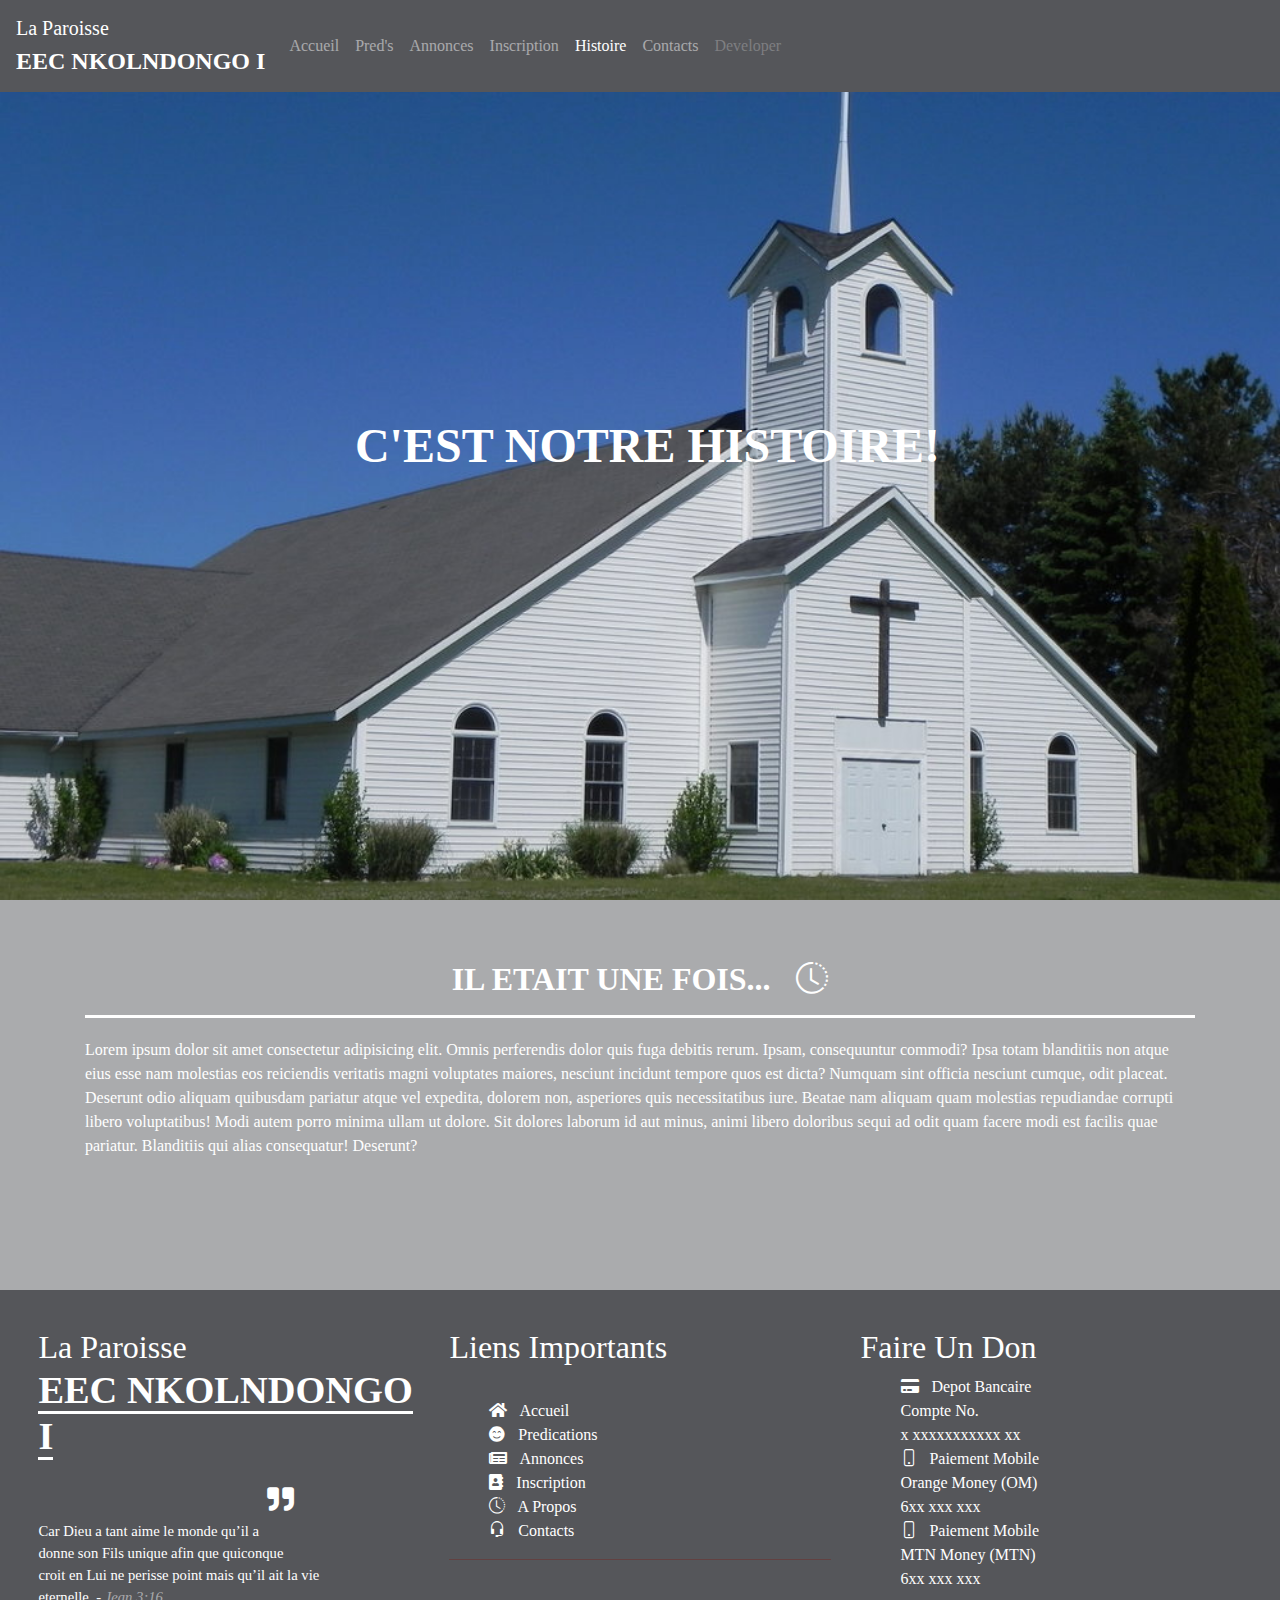
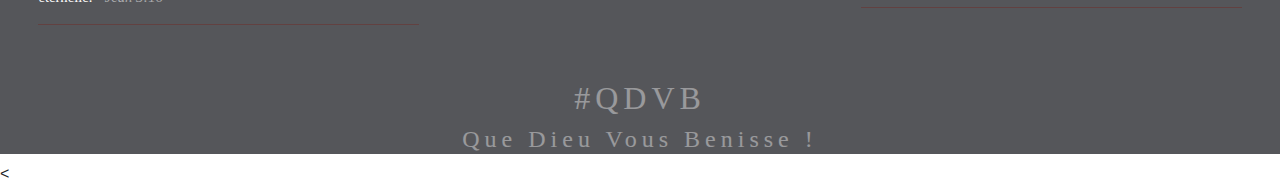
<file: about.html>
<html lang="fr">

<head>
    <meta charset="utf-8" />
    <meta name="viewport" content="width=device-width, initial-scale=1" />
    <meta name="description" content="" />
    <meta name="author" content="Mark Otto, Jacob Thornton, and Bootstrap contributors" />
    <meta name="generator" content="Hugo 0.72.0" />
    <title>EEC Nkolndongo I · The Parish</title>

    <link rel="canonical" href="https://v5.getbootstrap.com/docs/5.0/examples/carousel/" />

    <!-- Core CSS and icons -->
    <link rel="stylesheet" href="./assets/css/styles.css" />
    <link rel="stylesheet" href="./assets/css/about.css" />
    <link rel="stylesheet" href="./assets/vendor/bootstrap-icons/bootstrap-icons.css">
    <link rel="stylesheet" href="./assets/fontawesome-free-5.15.3-web/fontawesome-free-5.15.3-web/css/all.min.css">
    <!-- Local Bootstrap core CSS -->
    <link rel="stylesheet" href="./assets/css/bootstrap.min.css" />
    <!-- <link rel="stylesheet" href="./assets/css/bootstrap.min-5.css" /> -->
    <script src="./assets/js/bootstrap.min.js"></script>
    <script src="./assets/js/popper.min.js"></script>
    <!-- Bootstrap core CSS -->
    <link rel="stylesheet" href="https://stackpath.bootstrapcdn.com/bootstrap/5.0.0-alpha1/css/bootstrap.min.css"
        integrity="sha384-r4NyP46KrjDleawBgD5tp8Y7UzmLA05oM1iAEQ17CSuDqnUK2+k9luXQOfXJCJ4I" crossorigin="anonymous" />
    <script src="https://stackpath.bootstrapcdn.com/bootstrap/5.0.0-alpha1/js/bootstrap.min.js"
        integrity="sha384-oesi62hOLfzrys4LxRF63OJCXdXDipiYWBnvTl9Y9/TRlw5xlKIEHpNyvvDShgf/"
        crossorigin="anonymous"></script>
    <script src="https://cdn.jsdelivr.net/npm/popper.js@1.16.0/dist/umd/popper.min.js"
        integrity="sha384-Q6E9RHvbIyZFJoft+2mJbHaEWldlvI9IOYy5n3zV9zzTtmI3UksdQRVvoxMfooAo"
        crossorigin="anonymous"></script>
</head>

<body>
    <!-- Header -->
    <header>
        <nav class="navbar navbar-expand-md navbar-dark fixed-top row color-other">
            <div class="container-fluid col-md-12">
                <a class="navbar-brand" href="./index.html">La Paroisse <br />
                    <span class="main-title">EEC NKOLNDONGO I</span></a>
                <button class="navbar-toggler" type="button" data-toggle="collapse" data-target="#navbarCollapse"
                    aria-controls="navbarCollapse" aria-expanded="false" aria-label="Toggle navigation">
                    <span class="navbar-toggler-icon"></span>
                </button>
                <div class="collapse navbar-collapse " id="navbarCollapse">
                    <ul class="navbar-nav mr-auto mb-2 mb-md-0">
                        <li class="nav-item">
                            <a class="nav-link" href="./index.html">Accueil</a>
                        </li>
                        <li class="nav-item">
                            <a class="nav-link" href="./sermons.html">Pred's</a>
                        </li>
                        <li class="nav-item">
                            <a class="nav-link" href="./news.html">Annonces</a>
                        </li>
                        <li class="nav-item">
                            <a class="nav-link" href="./registration.html">Inscription</a>
                        </li>
                        <li class="nav-item active">
                            <a class="nav-link" aria-current="page" href="#">Histoire</a>
                        </li>
                        <li class="nav-item">
                            <a class="nav-link" href="./contacts.html">Contacts</a>
                        </li>
                        <li class="nav-item">
                            <a class="nav-link disabled" href="#" tabindex="-1" aria-disabled="true">Developer</a>
                        </li>
                    </ul>
                    <!-- <form class="d-flex">
                        <input class="form-control mr-2" type="search" placeholder="Search anything!"
                            aria-label="Search" />
                        <button class="btn btn-outline-dark" type="submit">Search</button>
                    </form> -->
                </div>
            </div>
        </nav>
    </header>
    <!-- End of Header -->

    <main>
      <!-- Banner section  -->
    <div class="banner-image w-100 vh-100 d-flex justify-content-center align-items-center">
      <div class="content" style="margin-left: 15px;">
        <h1 class="text-white text-uppercase">
          <span class="text-large">c'est notre histoire!</span>
        </h1>
      </div>

    </div>
    <!-- End of Banner section  -->

    <!-- Brief About Section-->
    <section id="intro" class="section-bg-other">
      <div class="container">
          <div class="section-title-even text-color-even">
              <h2 class="text-uppercase text-center">il etait une fois... &ThickSpace; <i class="bi bi-clock-history"></i> </h2>
              <p class="text-left padding-bottom">
                  Lorem ipsum dolor sit amet consectetur adipisicing elit. Omnis perferendis dolor quis fuga
                  debitis rerum. Ipsam, consequuntur commodi? Ipsa totam blanditiis non atque eius esse nam
                  molestias eos reiciendis veritatis magni voluptates maiores, nesciunt incidunt tempore quos est
                  dicta? Numquam sint officia nesciunt cumque, odit placeat. Deserunt odio aliquam quibusdam
                  pariatur atque vel expedita, dolorem non, asperiores quis necessitatibus iure. Beatae nam
                  aliquam quam molestias repudiandae corrupti libero voluptatibus! Modi autem porro minima ullam
                  ut dolore. Sit dolores laborum id aut minus, animi libero doloribus sequi ad odit quam facere
                  modi est facilis quae pariatur. Blanditiis qui alias consequatur! Deserunt?
              </p>
          </div>
      </div>
  </section>
  <!-- End of Brief About Section  -->
    </main>

    <!-- --------------------------- Footer ---------------------------------------- -->
    <footer class="page-footer color text-color-even color-other">
      <div class="container-fluid">
          <div class="row">
              <!-- <div class="col s12 m8 l6"> -->
              <div class="col-md-4">
                  <h2 class="white-text"><a class="text-white text-decoration-none" href="./index.html">La Paroisse <br />
                          <span class="text-color-even text-large foot-title">EEC NKOLNDONGO I</span></a></h2>
                  <p class="text-white foot-quote">
                      <i class="fa fa-quote-right" style="font-size: 20pt; position: relative; left: 60%; padding-bottom: 7px; margin-top: 5%;"></i> <br>
                      Car Dieu a tant aime le monde qu’il a <br> donne son Fils unique afin que quiconque <br>
                      croit en Lui ne perisse point mais qu’il ait la vie <br> eternelle. - <span class="text-white-50"><em>Jean 3:16</em></span>
                  </p>
                  <hr class="featurette section-bg-even">
              </div>
              <!-- <div class="col s12 m4 l6"> -->
              <div class="col-md-4">
                  <h2 class="white-text">Liens Importants</h2> <br>
                  <!-- <p class="grey-text text-lighten-4"></p> -->
                  <ul type="none">
                      <li> <a href="./index.html" class="text-color-even text-decoration-none"><i class="fa fa-home"></i> &ThickSpace; Accueil</a></li>
                      <li> <a href="./sermons.html" class="text-color-even text-decoration-none"><i class="fa fa-smile-beam"></i> &ThickSpace; Predications</a></li>
                      <li> <a href="./news.html" class="text-color-even text-decoration-none"><i class="fa fa-newspaper"></i> &ThickSpace; Annonces</a></li>
                      <li> <a href="./registration.html" class="text-color-even text-decoration-none"><i class="fa fa-address-book"></i> &ThickSpace; Inscription</a></li>
                      <li> <a href="#top" class="text-color-even text-decoration-none"><i class="bi bi-clock-history"></i> &ThickSpace; A Propos</a></li>
                      <li> <a href="./contacts.html" class="text-color-even text-decoration-none"><i class="bi bi-headset"></i> &ThickSpace; Contacts</a></li>
                  </ul>
                  <hr class="featurette section-bg-even">
              </div>
              <!-- <div class="col s12 m4 l6"> -->
              <div class="col-md-4">
                  <h2 class="white-text">Faire Un Don</h2>
                  <!-- <p class="grey-text text-lighten-4"></p> -->
                  <ul type="none">
                      <li> <i class="fa fa-credit-card"></i> <a href="" class="text-color-even text-decoration-none"> &ThickSpace; Depot Bancaire <br> Compte No. <br> x xxxxxxxxxxx xx</a></li>
                      <li> <i class="bi bi-phone"></i> <a href="" class="text-color-even text-decoration-none"> &ThickSpace; Paiement Mobile <br> Orange Money (OM) <br> 6xx xxx xxx</a></li>
                      <li> <i class="bi bi-phone"></i> <a href="" class="text-color-even text-decoration-none"> &ThickSpace; Paiement Mobile <br> MTN Money (MTN) <br> 6xx xxx xxx</a></li>
                  </ul>
                  <hr class="featurette section-bg-even">
              </div>
          </div>
      </div>
      <!-- <div class="footer-copyright">
          <div class="container">
              © 2021 Copyright &dash; EEC NKOLNDONGO I
              <a class="grey-text text-lighten-4 right" href="#!">More Links</a>
          </div>
      </div> -->
      <div class="footer-copyright">
          <div class="container">
              <h2 class="foot-caption">#QDVB</h2>
              <h4 class="foot-caption">Que Dieu Vous Benisse !</h4>
          </div>
          <!-- Back to top -->
      </div>
  </footer>
  <!-- <a href="#" class="back-to-top"><i class="bi bi-arrow-up-short"></i></a> -->
  
  
  
  <!-- Vendor JS Files -->
  <script src="assets/vendor/aos/aos.js"></script>
  <script src="assets/vendor/bootstrap/js/bootstrap.bundle.min.js"></script>
  <script src="assets/vendor/glightbox/js/glightbox.min.js"></script>
  <script src="assets/vendor/isotope-layout/isotope.pkgd.min.js"></script>
  <script src="assets/vendor/php-email-form/validate.js"></script>
  <script src="assets/vendor/purecounter/purecounter.js"></script>
  <script src="assets/vendor/swiper/swiper-bundle.min.js"></script>
  <script src="assets/vendor/typed.js/typed.min.js"></script>
  <script src="assets/vendor/waypoints/noframework.waypoints.js"></script>
  
  <!-- Template Main JS File -->
  <
  
</html>
</file>
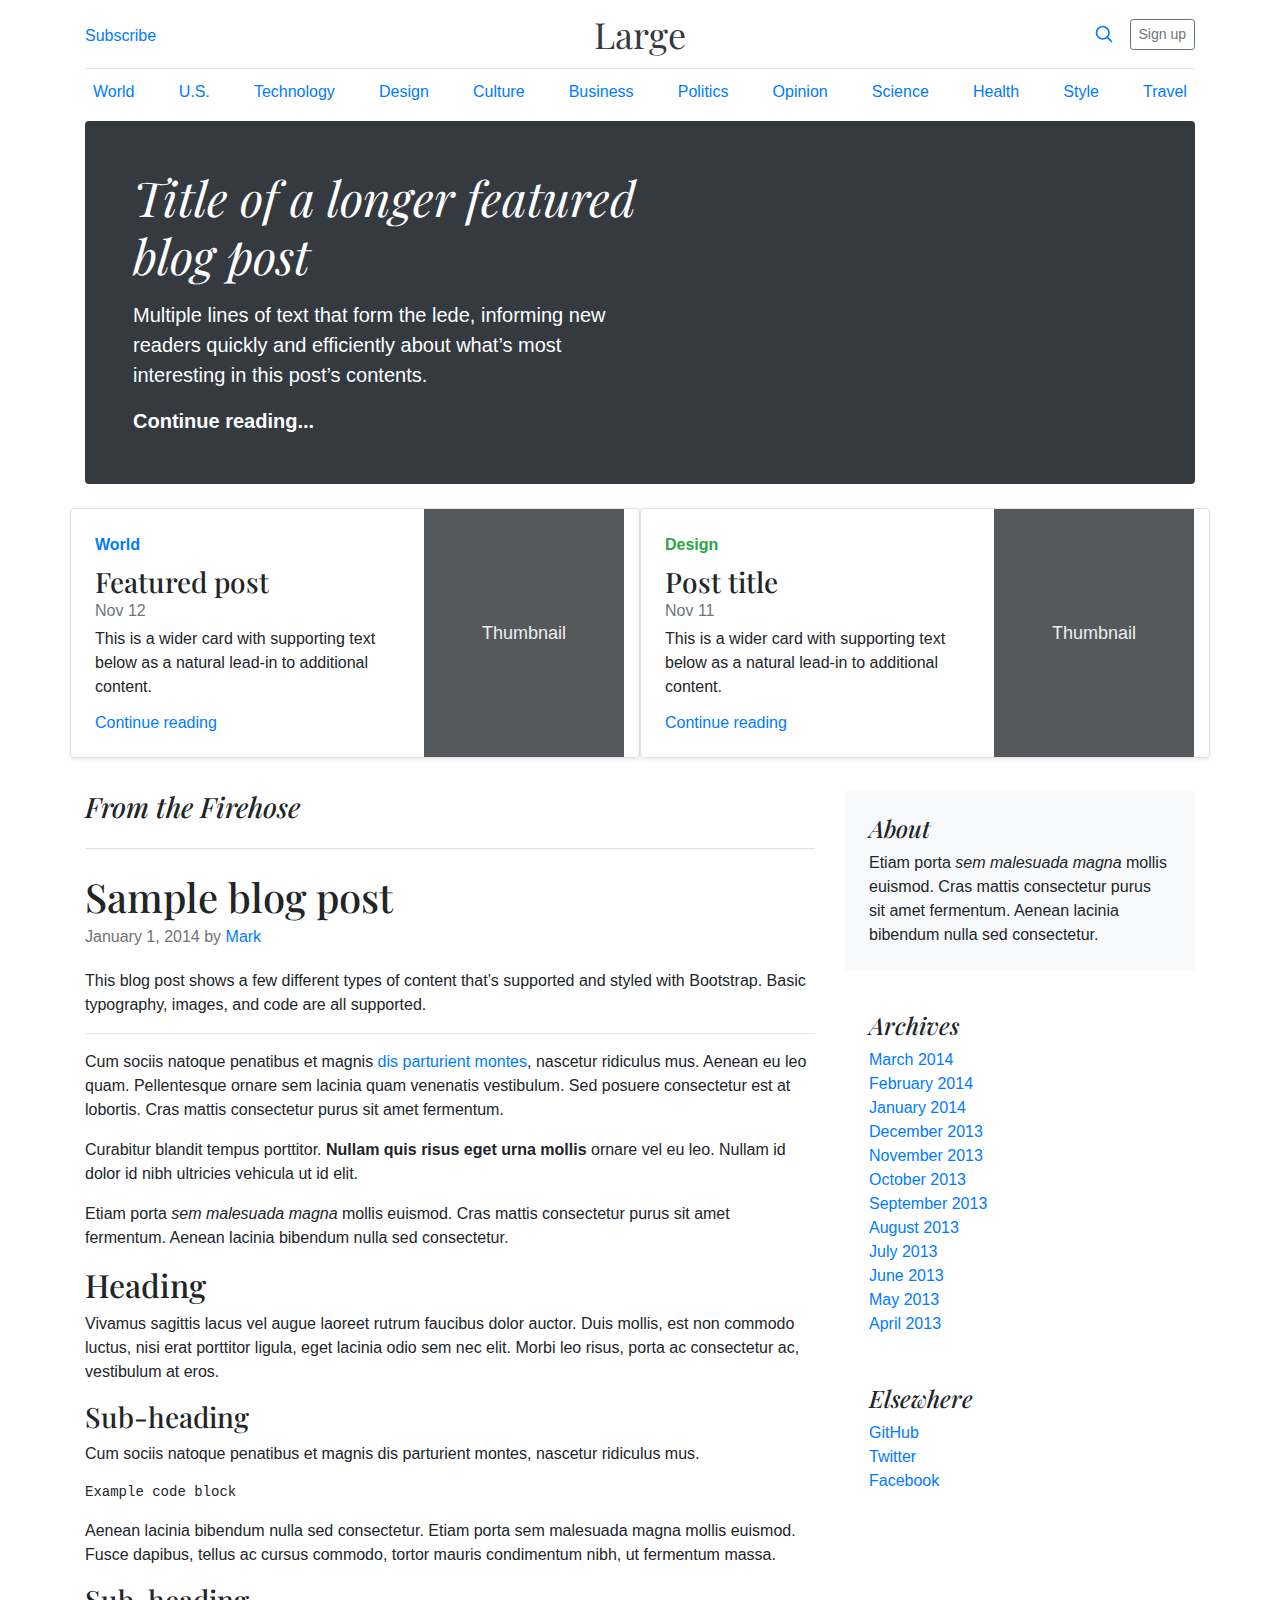
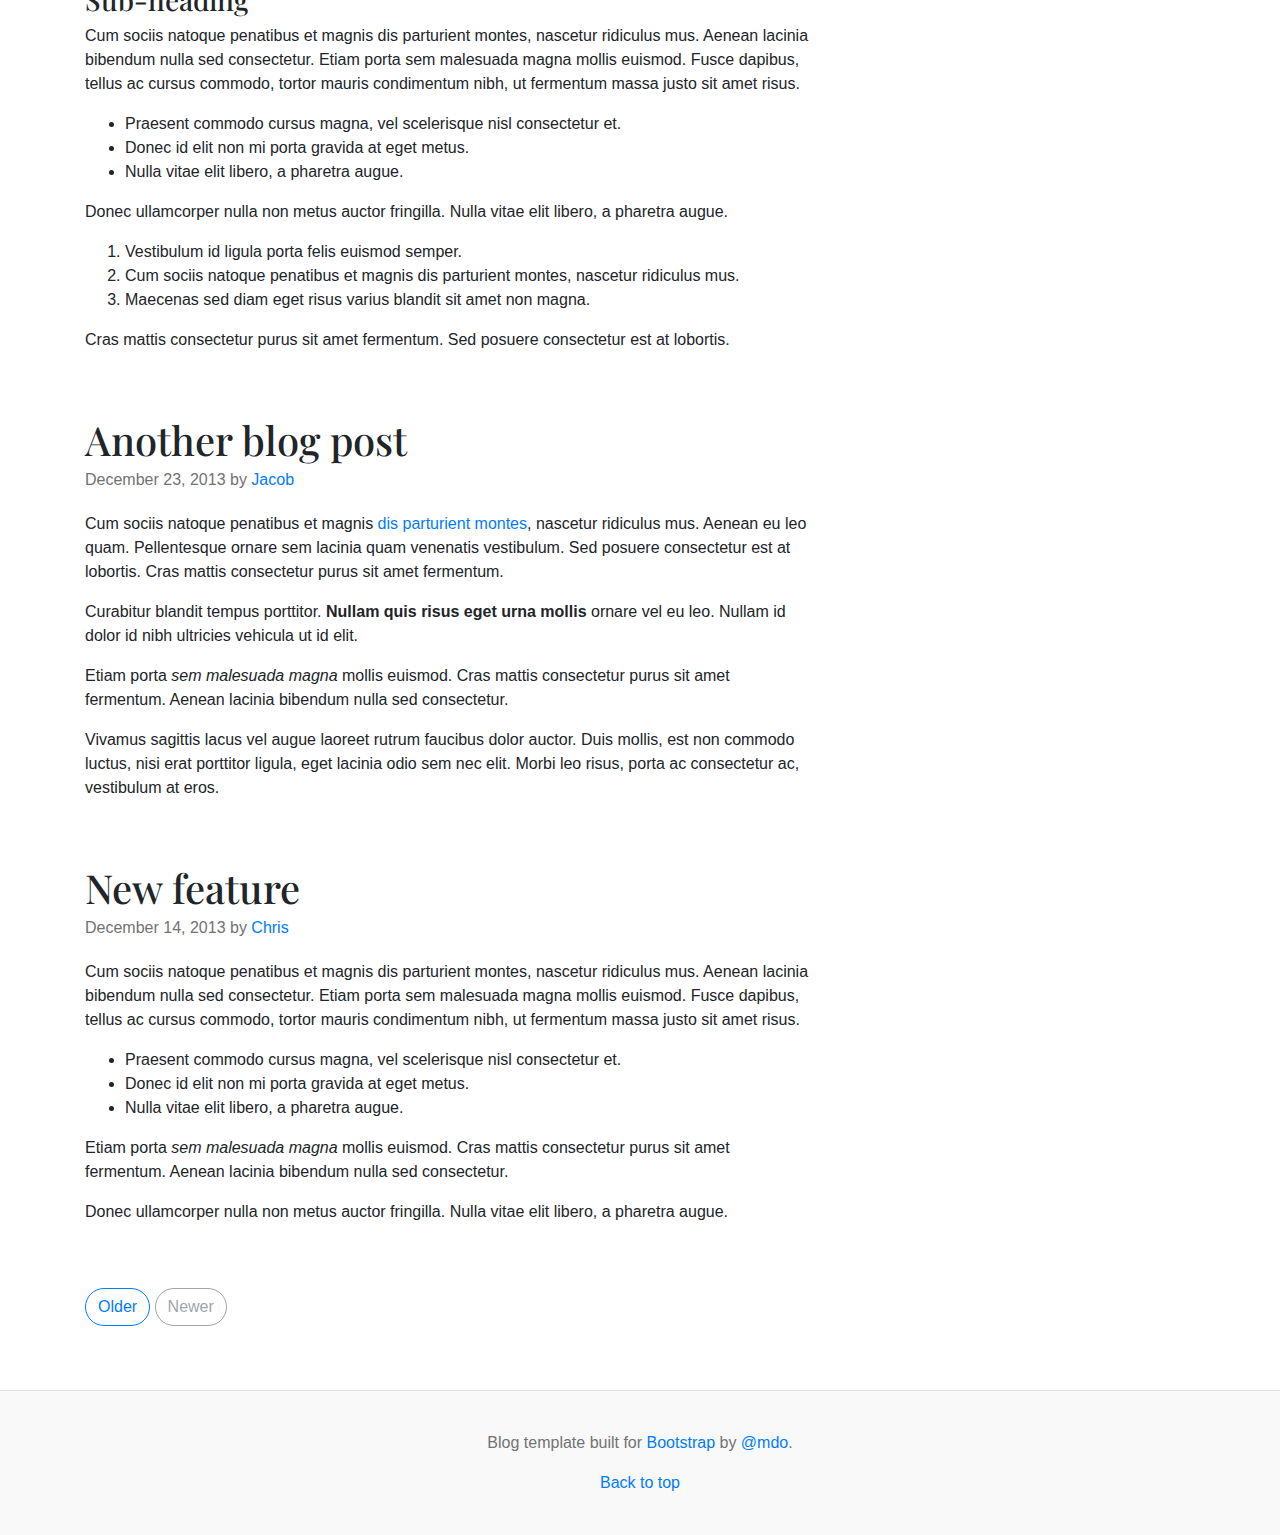
<file: another.html>
<!doctype html>
<html lang="en">

<head>
    <meta charset="utf-8">
    <meta name="viewport" content="width=device-width, initial-scale=1">
    <meta name="description" content="">
    <meta name="author" content="Mark Otto, Jacob Thornton, and Bootstrap contributors">
    <meta name="generator" content="Hugo 0.72.0">
    <title>Blog Template · Bootstrap</title>

    <link rel="canonical" href="https://v5.getbootstrap.com/docs/5.0/examples/blog/">



    <!-- Local Bootstrap core CSS -->
    <link rel="stylesheet" href="./assets/css/bootstrap.min.css">
    <script src="./assets/js/bootstrap.min.js"></script>
    <script src="./assets/js/popper.min.js"></script>
    <!-- Bootstrap core CSS -->
    <link rel="stylesheet" href="https://stackpath.bootstrapcdn.com/bootstrap/5.0.0-alpha1/css/bootstrap.min.css"
        integrity="sha384-r4NyP46KrjDleawBgD5tp8Y7UzmLA05oM1iAEQ17CSuDqnUK2+k9luXQOfXJCJ4I" crossorigin="anonymous">
    <script src="https://stackpath.bootstrapcdn.com/bootstrap/5.0.0-alpha1/js/bootstrap.min.js"
        integrity="sha384-oesi62hOLfzrys4LxRF63OJCXdXDipiYWBnvTl9Y9/TRlw5xlKIEHpNyvvDShgf/"
        crossorigin="anonymous"></script>
    <script src="https://cdn.jsdelivr.net/npm/popper.js@1.16.0/dist/umd/popper.min.js"
        integrity="sha384-Q6E9RHvbIyZFJoft+2mJbHaEWldlvI9IOYy5n3zV9zzTtmI3UksdQRVvoxMfooAo"
        crossorigin="anonymous"></script>

    <style>
        .bd-placeholder-img {
            font-size: 1.125rem;
            text-anchor: middle;
            -webkit-user-select: none;
            -moz-user-select: none;
            -ms-user-select: none;
            user-select: none;
        }

        @media (min-width: 768px) {
            .bd-placeholder-img-lg {
                font-size: 3.5rem;
            }
        }
    </style>


    <!-- Custom styles for this template -->
    <link href="https://fonts.googleapis.com/css?family=Playfair&#43;Display:700,900&amp;display=swap" rel="stylesheet">
    <!-- Custom styles for this template -->
    <style>
        /* stylelint-disable selector-list-comma-newline-after */

        .blog-header {
            line-height: 1;
            border-bottom: 1px solid #e5e5e5;
        }

        .blog-header-logo {
            font-family: "Playfair Display", Georgia, "Times New Roman", serif;
            font-size: 2.25rem;
        }

        .blog-header-logo:hover {
            text-decoration: none;
        }

        h1,
        h2,
        h3,
        h4,
        h5,
        h6 {
            font-family: "Playfair Display", Georgia, "Times New Roman", serif;
        }

        .display-4 {
            font-size: 2.5rem;
        }

        @media (min-width: 768px) {
            .display-4 {
                font-size: 3rem;
            }
        }

        .nav-scroller {
            position: relative;
            z-index: 2;
            height: 2.75rem;
            overflow-y: hidden;
        }

        .nav-scroller .nav {
            display: flex;
            flex-wrap: nowrap;
            padding-bottom: 1rem;
            margin-top: -1px;
            overflow-x: auto;
            text-align: center;
            white-space: nowrap;
            -webkit-overflow-scrolling: touch;
        }

        .nav-scroller .nav-link {
            padding-top: .75rem;
            padding-bottom: .75rem;
            font-size: .875rem;
        }

        .card-img-right {
            height: 100%;
            border-radius: 0 3px 3px 0;
        }

        .flex-auto {
            flex: 0 0 auto;
        }

        .h-250 {
            height: 250px;
        }

        @media (min-width: 768px) {
            .h-md-250 {
                height: 250px;
            }
        }

        /* Pagination */
        .blog-pagination {
            margin-bottom: 4rem;
        }

        .blog-pagination>.btn {
            border-radius: 2rem;
        }

        /*
        * Blog posts
        */
        .blog-post {
            margin-bottom: 4rem;
        }

        .blog-post-title {
            margin-bottom: .25rem;
            font-size: 2.5rem;
        }

        .blog-post-meta {
            margin-bottom: 1.25rem;
            color: #727272;
        }

        /*
        * Footer
        */
        .blog-footer {
            padding: 2.5rem 0;
            color: #727272;
            text-align: center;
            background-color: #f9f9f9;
            border-top: .05rem solid #e5e5e5;
        }

        .blog-footer p:last-child {
            margin-bottom: 0;
        }
    </style>
</head>

<body>

    <div class="container">
        <header class="blog-header py-3">
            <div class="row flex-nowrap justify-content-between align-items-center">
                <div class="col-4 pt-1">
                    <a class="link-secondary" href="#">Subscribe</a>
                </div>
                <div class="col-4 text-center">
                    <a class="blog-header-logo text-dark" href="#">Large</a>
                </div>
                <div class="col-4 d-flex justify-content-end align-items-center">
                    <a class="link-secondary" href="#" aria-label="Search">
                        <svg xmlns="http://www.w3.org/2000/svg" width="20" height="20" fill="none" stroke="currentColor"
                            stroke-linecap="round" stroke-linejoin="round" stroke-width="2" class="mx-3" role="img"
                            viewBox="0 0 24 24">
                            <title>Search</title>
                            <circle cx="10.5" cy="10.5" r="7.5" />
                            <path d="M21 21l-5.2-5.2" />
                        </svg>
                    </a>
                    <a class="btn btn-sm btn-outline-secondary" href="#">Sign up</a>
                </div>
            </div>
        </header>

        <div class="nav-scroller py-1 mb-2">
            <nav class="nav d-flex justify-content-between">
                <a class="p-2 link-secondary" href="#">World</a>
                <a class="p-2 link-secondary" href="#">U.S.</a>
                <a class="p-2 link-secondary" href="#">Technology</a>
                <a class="p-2 link-secondary" href="#">Design</a>
                <a class="p-2 link-secondary" href="#">Culture</a>
                <a class="p-2 link-secondary" href="#">Business</a>
                <a class="p-2 link-secondary" href="#">Politics</a>
                <a class="p-2 link-secondary" href="#">Opinion</a>
                <a class="p-2 link-secondary" href="#">Science</a>
                <a class="p-2 link-secondary" href="#">Health</a>
                <a class="p-2 link-secondary" href="#">Style</a>
                <a class="p-2 link-secondary" href="#">Travel</a>
            </nav>
        </div>

        <div class="p-4 p-md-5 mb-4 text-white rounded bg-dark">
            <div class="col-md-6 px-0">
                <h1 class="display-4 font-italic">Title of a longer featured blog post</h1>
                <p class="lead my-3">Multiple lines of text that form the lede, informing new readers quickly and
                    efficiently about what’s most interesting in this post’s contents.</p>
                <p class="lead mb-0"><a href="#" class="text-white font-weight-bold">Continue reading...</a></p>
            </div>
        </div>

        <div class="row mb-2">
            <div class="col-md-6">
                <div
                    class="row g-0 border rounded overflow-hidden flex-md-row mb-4 shadow-sm h-md-250 position-relative">
                    <div class="col p-4 d-flex flex-column position-static">
                        <strong class="d-inline-block mb-2 text-primary">World</strong>
                        <h3 class="mb-0">Featured post</h3>
                        <div class="mb-1 text-muted">Nov 12</div>
                        <p class="card-text mb-auto">This is a wider card with supporting text below as a natural
                            lead-in to additional content.</p>
                        <a href="#" class="stretched-link">Continue reading</a>
                    </div>
                    <div class="col-auto d-none d-lg-block">
                        <svg class="bd-placeholder-img" width="200" height="250" xmlns="http://www.w3.org/2000/svg"
                            aria-label="Placeholder: Thumbnail" preserveAspectRatio="xMidYMid slice" role="img"
                            focusable="false">
                            <title>Placeholder</title>
                            <rect width="100%" height="100%" fill="#55595c" /><text x="50%" y="50%" fill="#eceeef"
                                dy=".3em">Thumbnail</text>
                        </svg>

                    </div>
                </div>
            </div>
            <div class="col-md-6">
                <div
                    class="row g-0 border rounded overflow-hidden flex-md-row mb-4 shadow-sm h-md-250 position-relative">
                    <div class="col p-4 d-flex flex-column position-static">
                        <strong class="d-inline-block mb-2 text-success">Design</strong>
                        <h3 class="mb-0">Post title</h3>
                        <div class="mb-1 text-muted">Nov 11</div>
                        <p class="mb-auto">This is a wider card with supporting text below as a natural lead-in to
                            additional content.</p>
                        <a href="#" class="stretched-link">Continue reading</a>
                    </div>
                    <div class="col-auto d-none d-lg-block">
                        <svg class="bd-placeholder-img" width="200" height="250" xmlns="http://www.w3.org/2000/svg"
                            aria-label="Placeholder: Thumbnail" preserveAspectRatio="xMidYMid slice" role="img"
                            focusable="false">
                            <title>Placeholder</title>
                            <rect width="100%" height="100%" fill="#55595c" /><text x="50%" y="50%" fill="#eceeef"
                                dy=".3em">Thumbnail</text>
                        </svg>

                    </div>
                </div>
            </div>
        </div>
    </div>

    <main class="container">
        <div class="row">
            <div class="col-md-8">
                <h3 class="pb-4 mb-4 font-italic border-bottom">
                    From the Firehose
                </h3>

                <div class="blog-post">
                    <h2 class="blog-post-title">Sample blog post</h2>
                    <p class="blog-post-meta">January 1, 2014 by <a href="#">Mark</a></p>

                    <p>This blog post shows a few different types of content that’s supported and styled with Bootstrap.
                        Basic typography, images, and code are all supported.</p>
                    <hr>
                    <p>Cum sociis natoque penatibus et magnis <a href="#">dis parturient montes</a>, nascetur ridiculus
                        mus. Aenean eu leo quam. Pellentesque ornare sem lacinia quam venenatis vestibulum. Sed posuere
                        consectetur est at lobortis. Cras mattis consectetur purus sit amet fermentum.</p>
                    <blockquote>
                        <p>Curabitur blandit tempus porttitor. <strong>Nullam quis risus eget urna mollis</strong>
                            ornare vel eu leo. Nullam id dolor id nibh ultricies vehicula ut id elit.</p>
                    </blockquote>
                    <p>Etiam porta <em>sem malesuada magna</em> mollis euismod. Cras mattis consectetur purus sit amet
                        fermentum. Aenean lacinia bibendum nulla sed consectetur.</p>
                    <h2>Heading</h2>
                    <p>Vivamus sagittis lacus vel augue laoreet rutrum faucibus dolor auctor. Duis mollis, est non
                        commodo luctus, nisi erat porttitor ligula, eget lacinia odio sem nec elit. Morbi leo risus,
                        porta ac consectetur ac, vestibulum at eros.</p>
                    <h3>Sub-heading</h3>
                    <p>Cum sociis natoque penatibus et magnis dis parturient montes, nascetur ridiculus mus.</p>
                    <pre><code>Example code block</code></pre>
                    <p>Aenean lacinia bibendum nulla sed consectetur. Etiam porta sem malesuada magna mollis euismod.
                        Fusce dapibus, tellus ac cursus commodo, tortor mauris condimentum nibh, ut fermentum massa.</p>
                    <h3>Sub-heading</h3>
                    <p>Cum sociis natoque penatibus et magnis dis parturient montes, nascetur ridiculus mus. Aenean
                        lacinia bibendum nulla sed consectetur. Etiam porta sem malesuada magna mollis euismod. Fusce
                        dapibus, tellus ac cursus commodo, tortor mauris condimentum nibh, ut fermentum massa justo sit
                        amet risus.</p>
                    <ul>
                        <li>Praesent commodo cursus magna, vel scelerisque nisl consectetur et.</li>
                        <li>Donec id elit non mi porta gravida at eget metus.</li>
                        <li>Nulla vitae elit libero, a pharetra augue.</li>
                    </ul>
                    <p>Donec ullamcorper nulla non metus auctor fringilla. Nulla vitae elit libero, a pharetra augue.
                    </p>
                    <ol>
                        <li>Vestibulum id ligula porta felis euismod semper.</li>
                        <li>Cum sociis natoque penatibus et magnis dis parturient montes, nascetur ridiculus mus.</li>
                        <li>Maecenas sed diam eget risus varius blandit sit amet non magna.</li>
                    </ol>
                    <p>Cras mattis consectetur purus sit amet fermentum. Sed posuere consectetur est at lobortis.</p>
                </div><!-- /.blog-post -->

                <div class="blog-post">
                    <h2 class="blog-post-title">Another blog post</h2>
                    <p class="blog-post-meta">December 23, 2013 by <a href="#">Jacob</a></p>

                    <p>Cum sociis natoque penatibus et magnis <a href="#">dis parturient montes</a>, nascetur ridiculus
                        mus. Aenean eu leo quam. Pellentesque ornare sem lacinia quam venenatis vestibulum. Sed posuere
                        consectetur est at lobortis. Cras mattis consectetur purus sit amet fermentum.</p>
                    <blockquote>
                        <p>Curabitur blandit tempus porttitor. <strong>Nullam quis risus eget urna mollis</strong>
                            ornare vel eu leo. Nullam id dolor id nibh ultricies vehicula ut id elit.</p>
                    </blockquote>
                    <p>Etiam porta <em>sem malesuada magna</em> mollis euismod. Cras mattis consectetur purus sit amet
                        fermentum. Aenean lacinia bibendum nulla sed consectetur.</p>
                    <p>Vivamus sagittis lacus vel augue laoreet rutrum faucibus dolor auctor. Duis mollis, est non
                        commodo luctus, nisi erat porttitor ligula, eget lacinia odio sem nec elit. Morbi leo risus,
                        porta ac consectetur ac, vestibulum at eros.</p>
                </div><!-- /.blog-post -->

                <div class="blog-post">
                    <h2 class="blog-post-title">New feature</h2>
                    <p class="blog-post-meta">December 14, 2013 by <a href="#">Chris</a></p>

                    <p>Cum sociis natoque penatibus et magnis dis parturient montes, nascetur ridiculus mus. Aenean
                        lacinia bibendum nulla sed consectetur. Etiam porta sem malesuada magna mollis euismod. Fusce
                        dapibus, tellus ac cursus commodo, tortor mauris condimentum nibh, ut fermentum massa justo sit
                        amet risus.</p>
                    <ul>
                        <li>Praesent commodo cursus magna, vel scelerisque nisl consectetur et.</li>
                        <li>Donec id elit non mi porta gravida at eget metus.</li>
                        <li>Nulla vitae elit libero, a pharetra augue.</li>
                    </ul>
                    <p>Etiam porta <em>sem malesuada magna</em> mollis euismod. Cras mattis consectetur purus sit amet
                        fermentum. Aenean lacinia bibendum nulla sed consectetur.</p>
                    <p>Donec ullamcorper nulla non metus auctor fringilla. Nulla vitae elit libero, a pharetra augue.
                    </p>
                </div><!-- /.blog-post -->

                <nav class="blog-pagination">
                    <a class="btn btn-outline-primary" href="#">Older</a>
                    <a class="btn btn-outline-secondary disabled" href="#" tabindex="-1" aria-disabled="true">Newer</a>
                </nav>

            </div>

            <aside class="col-md-4">
                <div class="p-4 mb-3 bg-light rounded">
                    <h4 class="font-italic">About</h4>
                    <p class="mb-0">Etiam porta <em>sem malesuada magna</em> mollis euismod. Cras mattis consectetur
                        purus sit amet fermentum. Aenean lacinia bibendum nulla sed consectetur.</p>
                </div>

                <div class="p-4">
                    <h4 class="font-italic">Archives</h4>
                    <ol class="list-unstyled mb-0">
                        <li><a href="#">March 2014</a></li>
                        <li><a href="#">February 2014</a></li>
                        <li><a href="#">January 2014</a></li>
                        <li><a href="#">December 2013</a></li>
                        <li><a href="#">November 2013</a></li>
                        <li><a href="#">October 2013</a></li>
                        <li><a href="#">September 2013</a></li>
                        <li><a href="#">August 2013</a></li>
                        <li><a href="#">July 2013</a></li>
                        <li><a href="#">June 2013</a></li>
                        <li><a href="#">May 2013</a></li>
                        <li><a href="#">April 2013</a></li>
                    </ol>
                </div>

                <div class="p-4">
                    <h4 class="font-italic">Elsewhere</h4>
                    <ol class="list-unstyled">
                        <li><a href="#">GitHub</a></li>
                        <li><a href="#">Twitter</a></li>
                        <li><a href="#">Facebook</a></li>
                    </ol>
                </div>
            </aside>

        </div><!-- /.row -->

    </main><!-- /.container -->

    <footer class="blog-footer">
        <p>Blog template built for <a href="https://getbootstrap.com/">Bootstrap</a> by <a
                href="https://twitter.com/mdo">@mdo</a>.</p>
        <p>
            <a href="#">Back to top</a>
        </p>
    </footer>



</body>

</html>
</file>
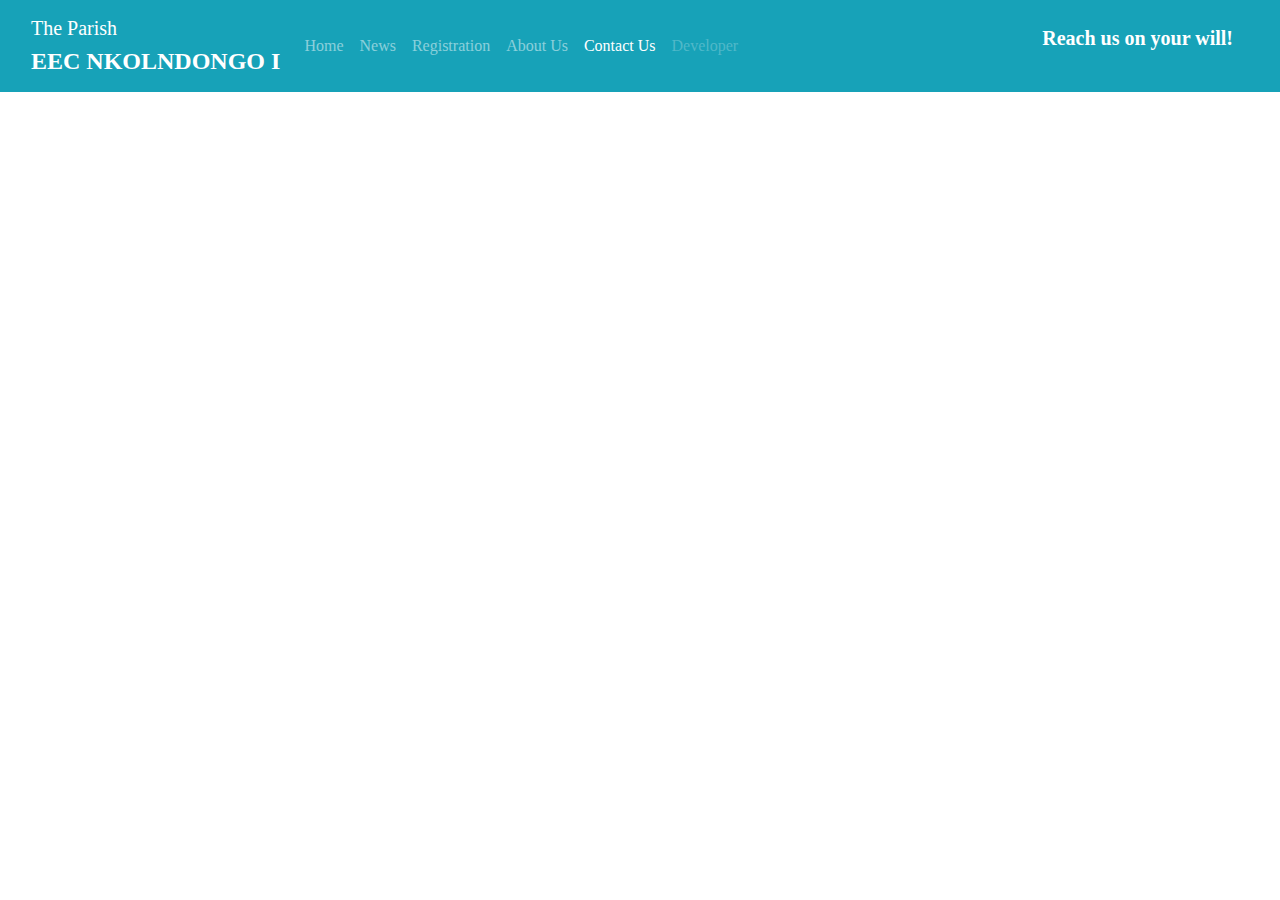
<file: contacts.html>
<html lang="en">
<head>
    <meta charset="utf-8">
  <meta name="viewport" content="width=device-width, initial-scale=1">
  <meta name="description" content="">
  <meta name="author" content="Mark Otto, Jacob Thornton, and Bootstrap contributors">
  <meta name="generator" content="Hugo 0.72.0">
  <title>Contacts · EEC Nkolndongo I</title>

  <link rel="canonical" href="https://v5.getbootstrap.com/docs/5.0/examples/carousel/">


  <!-- Core CSS -->
    <link rel="stylesheet" href="./assets/css/styles.css">
  <!-- Local Bootstrap core CSS -->
    <link rel="stylesheet" href="./assets/css/bootstrap.min.css">
    <script src="./assets/js/bootstrap.min.js"></script>
    <script src="./assets/js/popper.min.js"></script>
  <!-- Bootstrap core CSS -->
  <link rel="stylesheet" href="https://stackpath.bootstrapcdn.com/bootstrap/5.0.0-alpha1/css/bootstrap.min.css"
    integrity="sha384-r4NyP46KrjDleawBgD5tp8Y7UzmLA05oM1iAEQ17CSuDqnUK2+k9luXQOfXJCJ4I" crossorigin="anonymous">
  <script src="https://stackpath.bootstrapcdn.com/bootstrap/5.0.0-alpha1/js/bootstrap.min.js"
    integrity="sha384-oesi62hOLfzrys4LxRF63OJCXdXDipiYWBnvTl9Y9/TRlw5xlKIEHpNyvvDShgf/"
    crossorigin="anonymous"></script>
  <script src="https://cdn.jsdelivr.net/npm/popper.js@1.16.0/dist/umd/popper.min.js"
    integrity="sha384-Q6E9RHvbIyZFJoft+2mJbHaEWldlvI9IOYy5n3zV9zzTtmI3UksdQRVvoxMfooAo"
    crossorigin="anonymous"></script>
</head>
<body>
    <!-- Header -->
    <header>
    <nav class="navbar navbar-expand-md navbar-dark fixed-top bg-info">
      <div class="container-fluid">
        <a class="navbar-brand" href="#">The Parish <br> <span class="main-title">EEC NKOLNDONGO I</span></a>
        <button class="navbar-toggler" type="button" data-toggle="collapse" data-target="#navbarCollapse"
          aria-controls="navbarCollapse" aria-expanded="false" aria-label="Toggle navigation">
          <span class="navbar-toggler-icon"></span>
        </button>
        <div class="collapse navbar-collapse" id="navbarCollapse">
          <ul class="navbar-nav mr-auto mb-2 mb-md-0">
            <li class="nav-item">
              <a class="nav-link" href="./index.html">Home</a>
            </li>
            <li class="nav-item">
              <a class="nav-link" href="./news.html">News</a>
            </li>
            <li class="nav-item">
              <a class="nav-link" href="./registration.html">Registration</a>
            </li>
            <li class="nav-item">
              <a class="nav-link" href="./about.html">About Us</a>
            </li>
            <li class="nav-item active">
              <a class="nav-link" aria-current="page" href="./contacts.html">Contact Us</a>
            </li>
            <li class="nav-item">
              <a class="nav-link disabled" href="#" tabindex="-1" aria-disabled="true">Developer</a>
            </li>
          </ul>
          <!-- <form class="d-flex">
            <input class="form-control mr-2" type="search" placeholder="Search" aria-label="Search">
            <button class="btn btn-outline-dark" type="submit">Search</button>
          </form> -->
          <p class="navbar-brand font-weight-bolder">
            Reach us on your will!
        </p>
        </div>
      </div>
    </nav>
  </header>
  <!-- End of Header -->

  <main>
      
  </main>
</body>
</html>
</file>
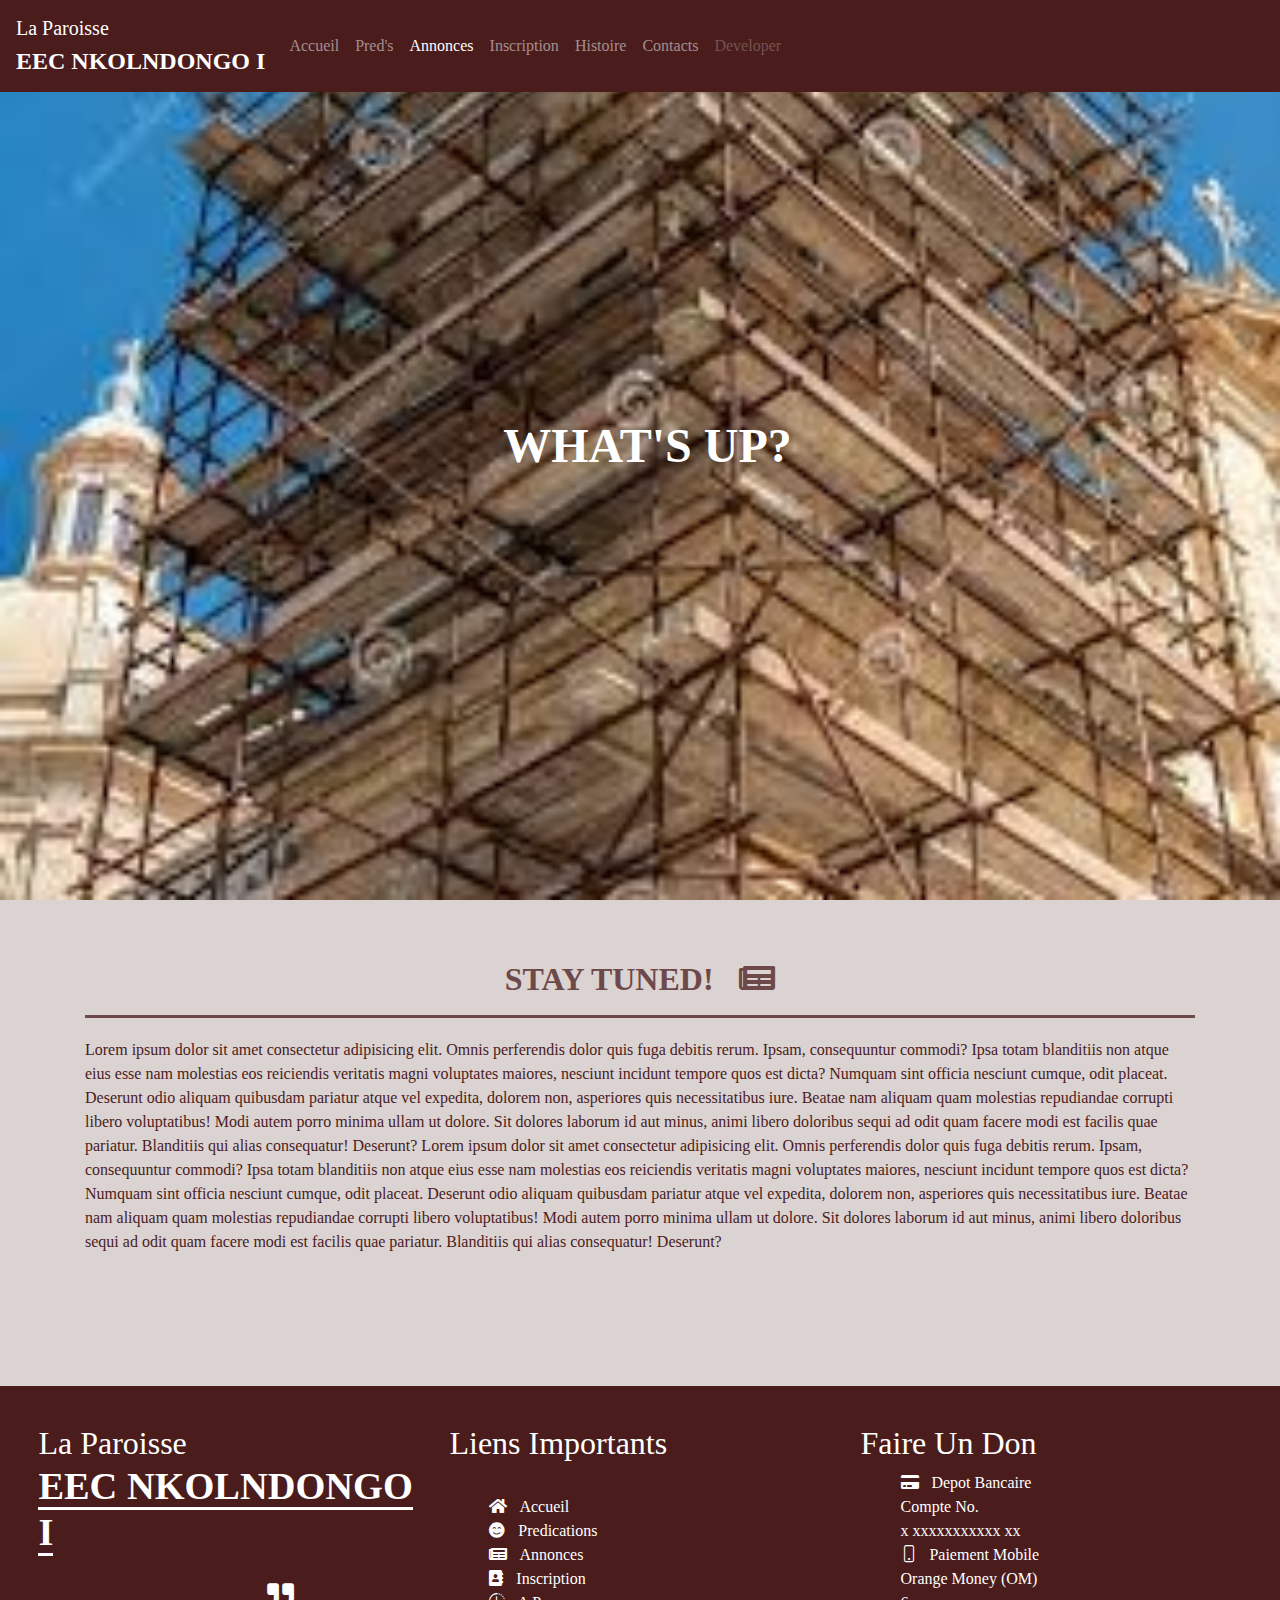
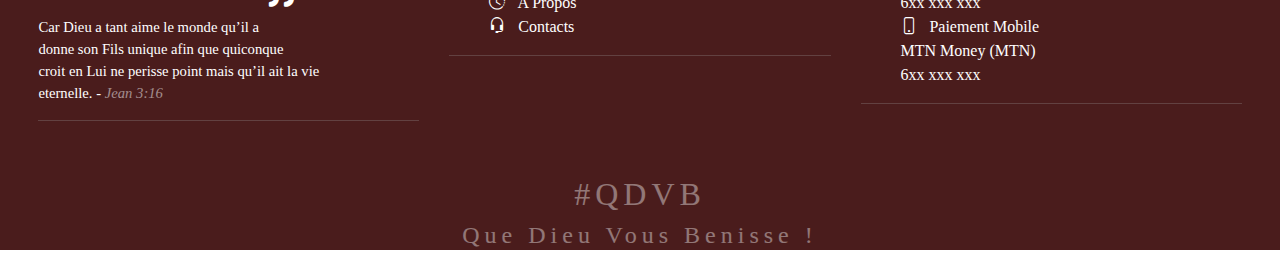
<file: news.html>
<html lang="fr">

<head>
  <meta charset="utf-8" />
  <meta name="viewport" content="width=device-width, initial-scale=1" />
  <meta name="description" content="" />
  <meta name="author" content="Mark Otto, Jacob Thornton, and Bootstrap contributors" />
  <meta name="generator" content="Hugo 0.72.0" />
  <title>EEC Nkolndongo I · The Parish</title>

  <link rel="canonical" href="https://v5.getbootstrap.com/docs/5.0/examples/carousel/" />

  <!-- Core CSS and icons -->
  <link rel="stylesheet" href="./assets/css/styles.css" />
  <link rel="stylesheet" href="./assets/css/news.css" />
  <link rel="stylesheet" href="./assets/vendor/bootstrap-icons/bootstrap-icons.css">
  <link rel="stylesheet" href="./assets/fontawesome-free-5.15.3-web/fontawesome-free-5.15.3-web/css/all.min.css">
  <!-- Local Bootstrap core CSS -->
  <link rel="stylesheet" href="./assets/css/bootstrap.min.css" />
  <!-- <link rel="stylesheet" href="./assets/css/bootstrap.min-5.css" /> -->
  <script src="./assets/js/bootstrap.min.js"></script>
  <script src="./assets/js/popper.min.js"></script>
  <!-- Bootstrap core CSS -->
  <link rel="stylesheet" href="https://stackpath.bootstrapcdn.com/bootstrap/5.0.0-alpha1/css/bootstrap.min.css"
    integrity="sha384-r4NyP46KrjDleawBgD5tp8Y7UzmLA05oM1iAEQ17CSuDqnUK2+k9luXQOfXJCJ4I" crossorigin="anonymous" />
  <script src="https://stackpath.bootstrapcdn.com/bootstrap/5.0.0-alpha1/js/bootstrap.min.js"
    integrity="sha384-oesi62hOLfzrys4LxRF63OJCXdXDipiYWBnvTl9Y9/TRlw5xlKIEHpNyvvDShgf/"
    crossorigin="anonymous"></script>
  <script src="https://cdn.jsdelivr.net/npm/popper.js@1.16.0/dist/umd/popper.min.js"
    integrity="sha384-Q6E9RHvbIyZFJoft+2mJbHaEWldlvI9IOYy5n3zV9zzTtmI3UksdQRVvoxMfooAo"
    crossorigin="anonymous"></script>
</head>

<body>
  <!-- Header -->
  <header>
    <nav class="navbar navbar-expand-md navbar-dark fixed-top row color">
      <div class="container-fluid col-md-12">
        <a class="navbar-brand" href="#">La Paroisse <br />
          <span class="main-title">EEC NKOLNDONGO I</span></a>
        <button class="navbar-toggler" type="button" data-toggle="collapse" data-target="#navbarCollapse"
          aria-controls="navbarCollapse" aria-expanded="false" aria-label="Toggle navigation">
          <span class="navbar-toggler-icon"></span>
        </button>
        <div class="collapse navbar-collapse " id="navbarCollapse">
          <ul class="navbar-nav mr-auto mb-2 mb-md-0">
            <li class="nav-item">
              <a class="nav-link" href="#">Accueil</a>
            </li>
            <li class="nav-item">
              <a class="nav-link" href="./sermons.html">Pred's</a>
            </li>
            <li class="nav-item active">
              <a class="nav-link" aria-current="page" href="#">Annonces</a>
            </li>
            <li class="nav-item">
              <a class="nav-link" href="./registration.html">Inscription</a>
            </li>
            <li class="nav-item">
              <a class="nav-link" href="./about.html">Histoire</a>
            </li>
            <li class="nav-item">
              <a class="nav-link" href="./contacts.html">Contacts</a>
            </li>
            <li class="nav-item">
              <a class="nav-link disabled" href="#" tabindex="-1" aria-disabled="true">Developer</a>
            </li>
          </ul>
          <!-- <form class="d-flex">
                        <input class="form-control mr-2" type="search" placeholder="Search anything!"
                            aria-label="Search" />
                        <button class="btn btn-outline-dark" type="submit">Search</button>
                    </form> -->
        </div>
      </div>
    </nav>
  </header>
  <!-- End of Header -->

  <main>
    <!-- Banner section  -->
    <div class="banner-image w-100 vh-100 d-flex justify-content-center align-items-center">
      <div class="content" style="margin-left: 15px;">
        <h1 class="text-white text-uppercase">
          <span class="text-large">what's up?</span>
        </h1>
      </div>

    </div>
    <!-- End of Banner section  -->

    <!-- Brief About Section-->
    <section id="" class="section-bg-odd">
      <div class="container">
        <div class="section-title-odd text-color-odd">
          <h2 class="text-uppercase text-center">stay tuned! &ThickSpace; <i class="fa fa-newspaper"></i> </h2>
          <p class="text-left padding-bottom">
            Lorem ipsum dolor sit amet consectetur adipisicing elit. Omnis perferendis dolor quis fuga
            debitis rerum. Ipsam, consequuntur commodi? Ipsa totam blanditiis non atque eius esse nam
            molestias eos reiciendis veritatis magni voluptates maiores, nesciunt incidunt tempore quos est
            dicta? Numquam sint officia nesciunt cumque, odit placeat. Deserunt odio aliquam quibusdam
            pariatur atque vel expedita, dolorem non, asperiores quis necessitatibus iure. Beatae nam
            aliquam quam molestias repudiandae corrupti libero voluptatibus! Modi autem porro minima ullam
            ut dolore. Sit dolores laborum id aut minus, animi libero doloribus sequi ad odit quam facere
            modi est facilis quae pariatur. Blanditiis qui alias consequatur! Deserunt?
            Lorem ipsum dolor sit amet consectetur adipisicing elit. Omnis perferendis dolor quis fuga
            debitis rerum. Ipsam, consequuntur commodi? Ipsa totam blanditiis non atque eius esse nam
            molestias eos reiciendis veritatis magni voluptates maiores, nesciunt incidunt tempore quos est
            dicta? Numquam sint officia nesciunt cumque, odit placeat. Deserunt odio aliquam quibusdam
            pariatur atque vel expedita, dolorem non, asperiores quis necessitatibus iure. Beatae nam
            aliquam quam molestias repudiandae corrupti libero voluptatibus! Modi autem porro minima ullam
            ut dolore. Sit dolores laborum id aut minus, animi libero doloribus sequi ad odit quam facere
            modi est facilis quae pariatur. Blanditiis qui alias consequatur! Deserunt?
          </p>
        </div>
      </div>
    </section>
    <!-- End of Brief About Section  -->
  </main>

  <!-- --------------------------- Footer ---------------------------------------- -->
  <footer class="page-footer color text-color-even">
    <div class="container-fluid">
      <div class="row">
        <!-- <div class="col s12 m8 l6"> -->
        <div class="col-md-4">
          <h2 class="white-text"><a class="text-white text-decoration-none" href="./index.html">La Paroisse <br />
              <span class="text-color-even text-large foot-title">EEC NKOLNDONGO I</span></a></h2>
          <p class="text-white foot-quote">
            <i class="fa fa-quote-right"
              style="font-size: 20pt; position: relative; left: 60%; padding-bottom: 7px; margin-top: 5%;"></i> <br>
            Car Dieu a tant aime le monde qu’il a <br> donne son Fils unique afin que quiconque <br>
            croit en Lui ne perisse point mais qu’il ait la vie <br> eternelle. - <span class="text-white-50"><em>Jean
                3:16</em></span>
          </p>
          <hr class="featurette section-bg-even">
        </div>
        <!-- <div class="col s12 m4 l6"> -->
        <div class="col-md-4">
          <h2 class="white-text">Liens Importants</h2> <br>
          <!-- <p class="grey-text text-lighten-4"></p> -->
          <ul type="none">
            <li> <a href="./index.html" class="text-color-even text-decoration-none"><i class="fa fa-home"></i>
                &ThickSpace; Accueil</a></li>
            <li> <a href="./sermons.html" class="text-color-even text-decoration-none"><i class="fa fa-smile-beam"></i>
                &ThickSpace; Predications</a></li>
            <li> <a href=".#top" class="text-color-even text-decoration-none"><i class="fa fa-newspaper"></i>
                &ThickSpace; Annonces</a></li>
            <li> <a href="./registration.html" class="text-color-even text-decoration-none"><i
                  class="fa fa-address-book"></i> &ThickSpace; Inscription</a></li>
            <li> <a href="./about.html" class="text-color-even text-decoration-none"><i class="bi bi-clock-history"></i>
                &ThickSpace; A Propos</a></li>
            <li> <a href="./contacts.html" class="text-color-even text-decoration-none"><i class="bi bi-headset"></i>
                &ThickSpace; Contacts</a></li>
          </ul>
          <hr class="featurette section-bg-even">
        </div>
        <!-- <div class="col s12 m4 l6"> -->
        <div class="col-md-4">
          <h2 class="white-text">Faire Un Don</h2>
          <!-- <p class="grey-text text-lighten-4"></p> -->
          <ul type="none">
            <li> <i class="fa fa-credit-card"></i> <a href="" class="text-color-even text-decoration-none"> &ThickSpace;
                Depot Bancaire <br> Compte No. <br> x xxxxxxxxxxx xx</a></li>
            <li> <i class="bi bi-phone"></i> <a href="" class="text-color-even text-decoration-none"> &ThickSpace;
                Paiement Mobile <br> Orange Money (OM) <br> 6xx xxx xxx</a></li>
            <li> <i class="bi bi-phone"></i> <a href="" class="text-color-even text-decoration-none"> &ThickSpace;
                Paiement Mobile <br> MTN Money (MTN) <br> 6xx xxx xxx</a></li>
          </ul>
          <hr class="featurette section-bg-even">
        </div>
      </div>
    </div>
    <!-- <div class="footer-copyright">
          <div class="container">
              © 2021 Copyright &dash; EEC NKOLNDONGO I
              <a class="grey-text text-lighten-4 right" href="#!">More Links</a>
          </div>
      </div> -->
    <div class="footer-copyright">
      <div class="container">
        <h2 class="foot-caption">#QDVB</h2>
        <h4 class="foot-caption">Que Dieu Vous Benisse !</h4>
      </div>
      <!-- Back to top -->
    </div>
  </footer>
  <!-- <a href="#" class="back-to-top"><i class="bi bi-arrow-up-short"></i></a> -->



  <!-- Vendor JS Files -->
  <script src="assets/vendor/aos/aos.js"></script>
  <script src="assets/vendor/bootstrap/js/bootstrap.bundle.min.js"></script>
  <script src="assets/vendor/glightbox/js/glightbox.min.js"></script>
  <script src="assets/vendor/isotope-layout/isotope.pkgd.min.js"></script>
  <script src="assets/vendor/php-email-form/validate.js"></script>
  <script src="assets/vendor/purecounter/purecounter.js"></script>
  <script src="assets/vendor/swiper/swiper-bundle.min.js"></script>
  <script src="assets/vendor/typed.js/typed.min.js"></script>
  <script src="assets/vendor/waypoints/noframework.waypoints.js"></script>

  <!-- Template Main JS File -->


</html>
</file>
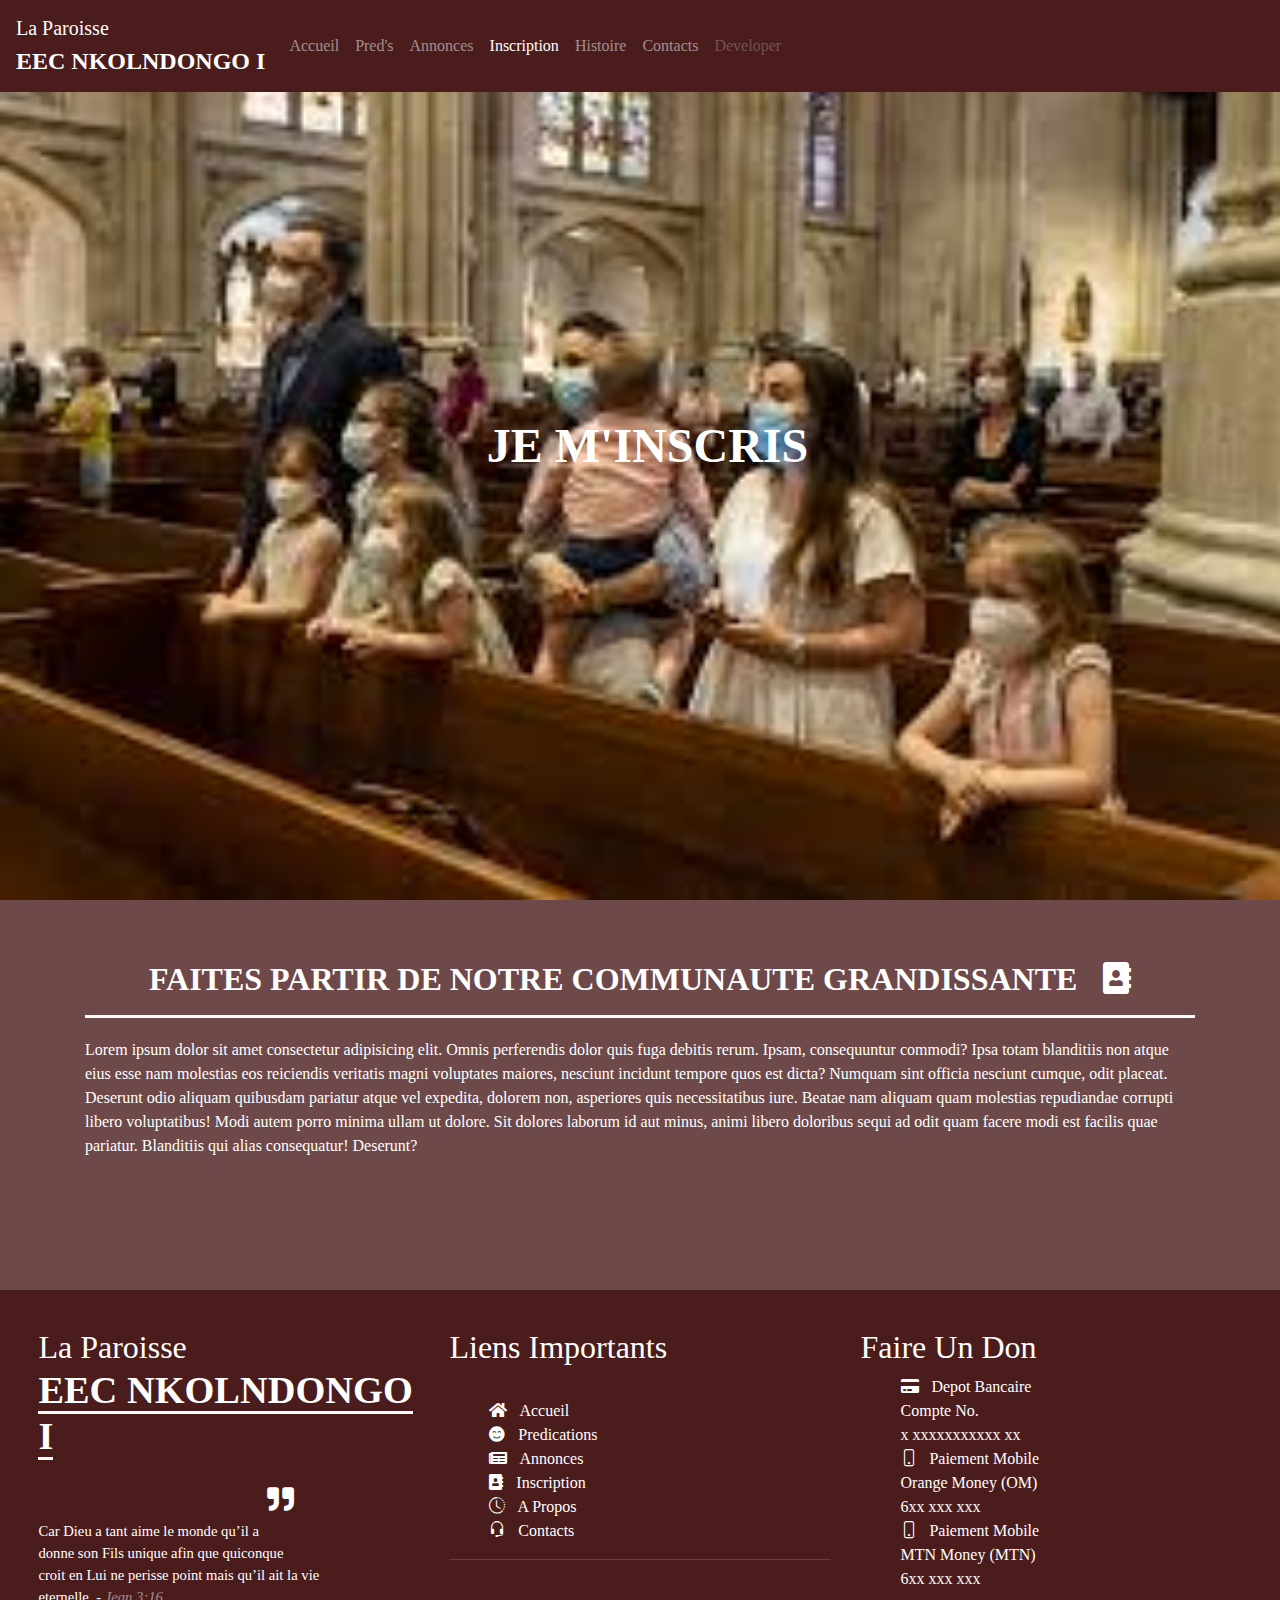
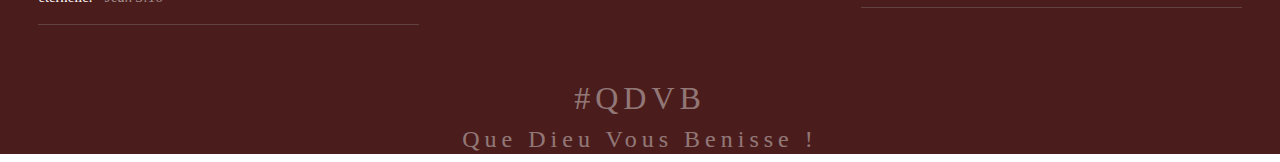
<file: registration.html>
<html lang="fr">

<head>
    <meta charset="utf-8" />
    <meta name="viewport" content="width=device-width, initial-scale=1" />
    <meta name="description" content="" />
    <meta name="author" content="Mark Otto, Jacob Thornton, and Bootstrap contributors" />
    <meta name="generator" content="Hugo 0.72.0" />
    <title>EEC Nkolndongo I · The Parish</title>

    <link rel="canonical" href="https://v5.getbootstrap.com/docs/5.0/examples/carousel/" />

    <!-- Core CSS and icons -->
    <link rel="stylesheet" href="./assets/css/styles.css" />
    <link rel="stylesheet" href="./assets/css/registration.css" />
    <link rel="stylesheet" href="./assets/vendor/bootstrap-icons/bootstrap-icons.css">
    <link rel="stylesheet" href="./assets/fontawesome-free-5.15.3-web/fontawesome-free-5.15.3-web/css/all.min.css">
    <!-- Local Bootstrap core CSS -->
    <link rel="stylesheet" href="./assets/css/bootstrap.min.css" />
    <!-- <link rel="stylesheet" href="./assets/css/bootstrap.min-5.css" /> -->
    <script src="./assets/js/bootstrap.min.js"></script>
    <script src="./assets/js/popper.min.js"></script>
    <!-- Bootstrap core CSS -->
    <link rel="stylesheet" href="https://stackpath.bootstrapcdn.com/bootstrap/5.0.0-alpha1/css/bootstrap.min.css"
        integrity="sha384-r4NyP46KrjDleawBgD5tp8Y7UzmLA05oM1iAEQ17CSuDqnUK2+k9luXQOfXJCJ4I" crossorigin="anonymous" />
    <script src="https://stackpath.bootstrapcdn.com/bootstrap/5.0.0-alpha1/js/bootstrap.min.js"
        integrity="sha384-oesi62hOLfzrys4LxRF63OJCXdXDipiYWBnvTl9Y9/TRlw5xlKIEHpNyvvDShgf/"
        crossorigin="anonymous"></script>
    <script src="https://cdn.jsdelivr.net/npm/popper.js@1.16.0/dist/umd/popper.min.js"
        integrity="sha384-Q6E9RHvbIyZFJoft+2mJbHaEWldlvI9IOYy5n3zV9zzTtmI3UksdQRVvoxMfooAo"
        crossorigin="anonymous"></script>
</head>

<body>
    <!-- Header -->
    <header>
        <nav class="navbar navbar-expand-md navbar-dark fixed-top row color">
            <div class="container-fluid col-md-12">
                <a class="navbar-brand" href="./about.html">La Paroisse <br />
                    <span class="main-title">EEC NKOLNDONGO I</span></a>
                <button class="navbar-toggler" type="button" data-toggle="collapse" data-target="#navbarCollapse"
                    aria-controls="navbarCollapse" aria-expanded="false" aria-label="Toggle navigation">
                    <span class="navbar-toggler-icon"></span>
                </button>
                <div class="collapse navbar-collapse " id="navbarCollapse">
                    <ul class="navbar-nav mr-auto mb-2 mb-md-0">
                        <li class="nav-item">
                            <a class="nav-link" href="./index.html">Accueil</a>
                        </li>
                        <li class="nav-item">
                            <a class="nav-link" href="./sermons.html">Pred's</a>
                        </li>
                        <li class="nav-item">
                            <a class="nav-link" href="./news.html">Annonces</a>
                        </li>
                        <li class="nav-item">
                            <a class="nav-link active" aria-current="page" href="#">Inscription</a>
                        </li>
                        <li class="nav-item">
                            <a class="nav-link" href="./about.html">Histoire</a>
                        </li>
                        <li class="nav-item">
                            <a class="nav-link" href="./contacts.html">Contacts</a>
                        </li>
                        <li class="nav-item">
                            <a class="nav-link disabled" href="#" tabindex="-1" aria-disabled="true">Developer</a>
                        </li>
                    </ul>
                    <!-- <form class="d-flex">
                        <input class="form-control mr-2" type="search" placeholder="Search anything!"
                            aria-label="Search" />
                        <button class="btn btn-outline-dark" type="submit">Search</button>
                    </form> -->
                </div>
            </div>
        </nav>
    </header>
    <!-- End of Header -->

    <main>
      <!-- Banner section  -->
      <div class="banner-image w-100 vh-100 d-flex justify-content-center align-items-center">
        <div class="content" style="margin-left: 15px;">
            <h1 class="text-white text-uppercase">
                <span class="text-large">je m'inscris</span>
            </h1>
        </div>

    </div>
    <!-- End of Banner section  -->

    <!-- Brief About Section-->
    <section id="" class="section-bg-even">
      <div class="container">
          <div class="section-title-even text-color-even">
              <h2 class="text-uppercase text-center">faites partir de notre communaute grandissante &ThickSpace; <i class="fa fa-address-book"></i> </h2>
              <p class="text-left padding-bottom">
                  Lorem ipsum dolor sit amet consectetur adipisicing elit. Omnis perferendis dolor quis fuga
                  debitis rerum. Ipsam, consequuntur commodi? Ipsa totam blanditiis non atque eius esse nam
                  molestias eos reiciendis veritatis magni voluptates maiores, nesciunt incidunt tempore quos est
                  dicta? Numquam sint officia nesciunt cumque, odit placeat. Deserunt odio aliquam quibusdam
                  pariatur atque vel expedita, dolorem non, asperiores quis necessitatibus iure. Beatae nam
                  aliquam quam molestias repudiandae corrupti libero voluptatibus! Modi autem porro minima ullam
                  ut dolore. Sit dolores laborum id aut minus, animi libero doloribus sequi ad odit quam facere
                  modi est facilis quae pariatur. Blanditiis qui alias consequatur! Deserunt?
              </p>
          </div>
      </div>
  </section>
  <!-- End of Brief About Section  -->
    </main>

    <!-- --------------------------- Footer ---------------------------------------- -->
    <footer class="page-footer color text-color-even">
      <div class="container-fluid">
          <div class="row">
              <!-- <div class="col s12 m8 l6"> -->
              <div class="col-md-4">
                  <h2 class="white-text"><a class="text-white text-decoration-none" href="./index.html">La Paroisse <br />
                          <span class="text-color-even text-large foot-title">EEC NKOLNDONGO I</span></a></h2>
                  <p class="text-white foot-quote">
                      <i class="fa fa-quote-right" style="font-size: 20pt; position: relative; left: 60%; padding-bottom: 7px; margin-top: 5%;"></i> <br>
                      Car Dieu a tant aime le monde qu’il a <br> donne son Fils unique afin que quiconque <br>
                      croit en Lui ne perisse point mais qu’il ait la vie <br> eternelle. - <span class="text-white-50"><em>Jean 3:16</em></span>
                  </p>
                  <hr class="featurette section-bg-even">
              </div>
              <!-- <div class="col s12 m4 l6"> -->
              <div class="col-md-4">
                  <h2 class="white-text">Liens Importants</h2> <br>
                  <!-- <p class="grey-text text-lighten-4"></p> -->
                  <ul type="none">
                    <li> <a href="./index.html" class="text-color-even text-decoration-none"><i class="fa fa-home"></i> &ThickSpace; Accueil</a></li>
                    <li> <a href="./sermons.html" class="text-color-even text-decoration-none"><i class="fa fa-smile-beam"></i> &ThickSpace; Predications</a></li>
                    <li> <a href="#top" class="text-color-even text-decoration-none"><i class="fa fa-newspaper"></i> &ThickSpace; Annonces</a></li>
                    <li> <a href="./registration.html" class="text-color-even text-decoration-none"><i class="fa fa-address-book"></i> &ThickSpace; Inscription</a></li>
                    <li> <a href="./about.html" class="text-color-even text-decoration-none"><i class="bi bi-clock-history"></i> &ThickSpace; A Propos</a></li>
                    <li> <a href="./contacts.html" class="text-color-even text-decoration-none"><i class="bi bi-headset"></i> &ThickSpace; Contacts</a></li>
                </ul>
                  <hr class="featurette section-bg-even">
              </div>
              <!-- <div class="col s12 m4 l6"> -->
              <div class="col-md-4">
                  <h2 class="white-text">Faire Un Don</h2>
                  <!-- <p class="grey-text text-lighten-4"></p> -->
                  <ul type="none">
                      <li> <i class="fa fa-credit-card"></i> <a href="" class="text-color-even text-decoration-none"> &ThickSpace; Depot Bancaire <br> Compte No. <br> x xxxxxxxxxxx xx</a></li>
                      <li> <i class="bi bi-phone"></i> <a href="" class="text-color-even text-decoration-none"> &ThickSpace; Paiement Mobile <br> Orange Money (OM) <br> 6xx xxx xxx</a></li>
                      <li> <i class="bi bi-phone"></i> <a href="" class="text-color-even text-decoration-none"> &ThickSpace; Paiement Mobile <br> MTN Money (MTN) <br> 6xx xxx xxx</a></li>
                  </ul>
                  <hr class="featurette section-bg-even">
              </div>
          </div>
      </div>
      <!-- <div class="footer-copyright">
          <div class="container">
              © 2021 Copyright &dash; EEC NKOLNDONGO I
              <a class="grey-text text-lighten-4 right" href="#!">More Links</a>
          </div>
      </div> -->
      <div class="footer-copyright">
          <div class="container">
              <h2 class="foot-caption">#QDVB</h2>
              <h4 class="foot-caption">Que Dieu Vous Benisse !</h4>
          </div>
          <!-- Back to top -->
      </div>
  </footer>
  <!-- <a href="#" class="back-to-top"><i class="bi bi-arrow-up-short"></i></a> -->
  
  
  
  <!-- Vendor JS Files -->
  <script src="assets/vendor/aos/aos.js"></script>
  <script src="assets/vendor/bootstrap/js/bootstrap.bundle.min.js"></script>
  <script src="assets/vendor/glightbox/js/glightbox.min.js"></script>
  <script src="assets/vendor/isotope-layout/isotope.pkgd.min.js"></script>
  <script src="assets/vendor/php-email-form/validate.js"></script>
  <script src="assets/vendor/purecounter/purecounter.js"></script>
  <script src="assets/vendor/swiper/swiper-bundle.min.js"></script>
  <script src="assets/vendor/typed.js/typed.min.js"></script>
  <script src="assets/vendor/waypoints/noframework.waypoints.js"></script>
  
  <!-- Template Main JS File -->
  
  
</html>
</file>
<file: assets/css/styles.css>
@import url("../font/poppins.ttf");

*{
    font-family: poppins;
}

.main-title {
  font-size: larger;
  font-weight: bold;
}

.banner-image {
  background-image: url("../img/banner.jpg");
  background-size: cover;
}

.text-large {
  font-size: larger;
  font-weight: bolder;
}
.text-color-odd{
    color: #4a1c1c;
}

.text-color-even{
    color: #ffffff;
}

.quote {
  margin-top: 90px;
}

.color {
  background-color: #4a1c1c;
}

.color-other {
  background-color: #55565A;
}

.padding-bottom{
    padding-bottom: 5%;
}

.btn-read-more-odd{
    width: 100%;
    padding: 3px;
    border-radius: 10px;
    color: #ffffff;
    font-weight: bold;
    background-color: #6e4949;
    box-shadow: -5px 5px 15px #6e4949;
}
.btn-read-more-odd:hover{
    color: #4a1c1c;
    border-color: #6e4949;
    background-color: transparent;
    box-shadow: none;
    font-weight: bolder;
    font-size: larger;
}
.btn-read-more-even{
    width: 100%;
    padding: 3px;
    border-radius: 10px;
    color: #6e4949;
    font-weight: bold;
    background-color: #dbd2d2;
    box-shadow: -5px 5px 15px #dbd2d2;
}
.btn-read-more-even:hover{
    color: #dbd2d2;
    border-color: #dbd2d2;
    background-color: transparent;
    box-shadow: none;
    font-weight: bolder;
    font-size: larger;
}

.avatar{
    font-size: 200px;
    position: relative;
    left: 10vw;
}

.btn-register i{
    font-size: 50px;
}
.btn-register a{
    color: inherit;
}
.btn-register button{
    width: 55%;
    height: 50px;
    padding: 3px;
    border-radius: 10px;
    color: #ffffff;
    font-weight: bold;
    background-color: #6e4949;
}
.btn-register{
    position: relative;
    left: 4vw;
}


/*--------------------------------------------------------------
# Sections General
--------------------------------------------------------------*/
section {
  padding: 60px 0;
  overflow: hidden;
}

.section-bg-odd {
  background: #dbd2d2;
}

.section-bg-even {
  background: #6e4949;
}

.section-bg-other {
  background: #aaabad;
}

.section-title {
  padding-bottom: 30px;
}

.section-title-odd h2 {
  font-size: 32px;
  font-weight: bold;
  margin-bottom: 20px;
  padding-bottom: 20px;
  position: relative;
  color: #6e4949;
}

.section-title-even h2 {
  font-size: 32px;
  font-weight: bold;
  margin-bottom: 20px;
  padding-bottom: 20px;
  position: relative;
  color: #ffffff;
}

.section-title-odd h2::after {
  content: "";
  position: absolute;
  display: block;
  width: 100%;
  height: 3px;
  background: #6e4949;
  bottom: 0;
  left: 0;
}

.section-title-even h2::after {
  content: "";
  position: absolute;
  display: block;
  width: 100%;
  height: 3px;
  background: #ffffff;
  bottom: 0;
  left: 0;
}

.section-title p {
  margin-bottom: 0;
}

/* ----------------- Footer --------------------- */
.foot-title{
    border-bottom: 3px #ffffff solid;
}

.foot-quote{
    font-size: 11pt;
}

footer .container-fluid{
    padding: 3%;
}

footer .foot-caption{
    text-align: center;
    letter-spacing: 5px;
    opacity: 0.4;
}
</file>
<file: assets/css/about.css>
@import url("../font/poppins.ttf");

*{
    font-family: poppins;
}

.banner-image {
    background-image: url("../img/about.jpg");
    background-size: cover;
  }
</file>
<file: assets/css/news.css>
@import url("../font/poppins.ttf");

*{
    font-family: poppins;
}

.banner-image {
    background-image: url("../img/about3.jfif");
    background-size: cover;
  }
</file>
<file: assets/css/registration.css>
@import url("../font/poppins.ttf");

*{
    font-family: poppins;
}

.banner-image {
    background-image: url("../img/images.jfif");
    background-size: cover;
  }
</file>
